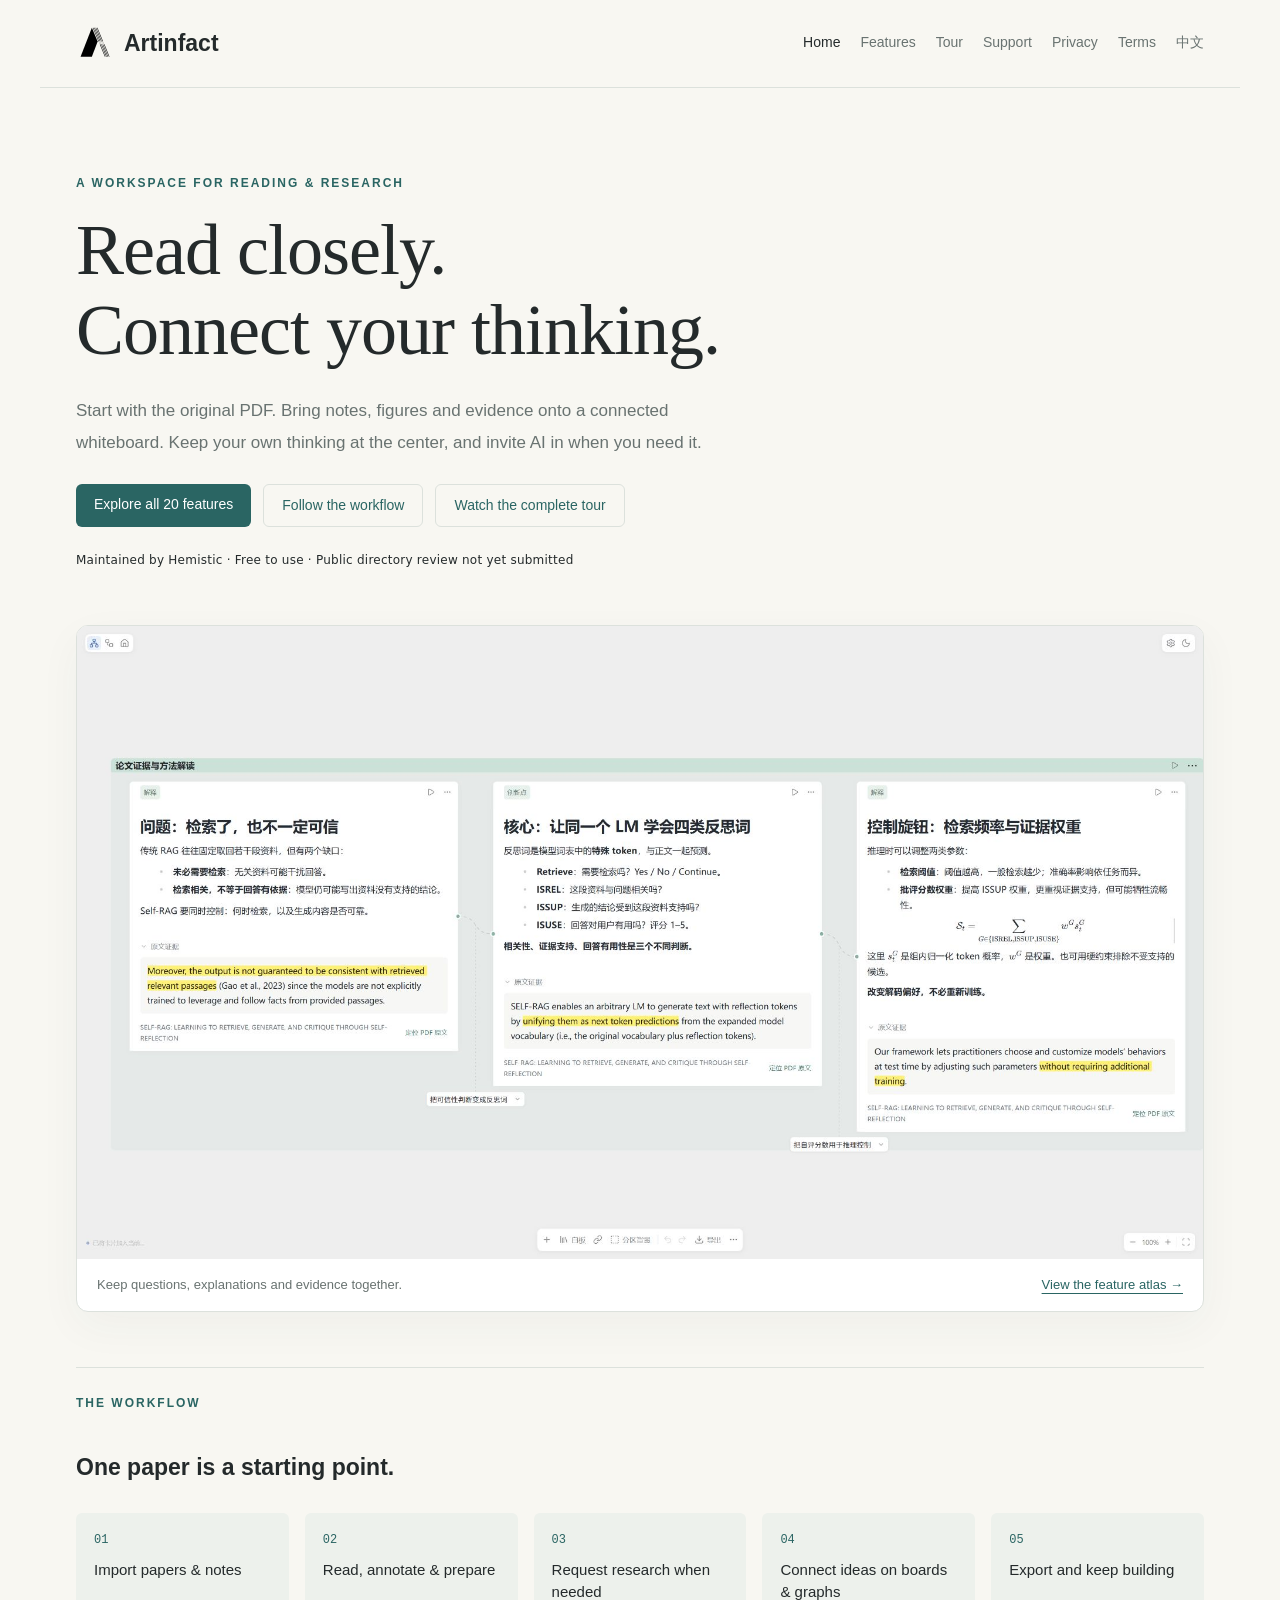
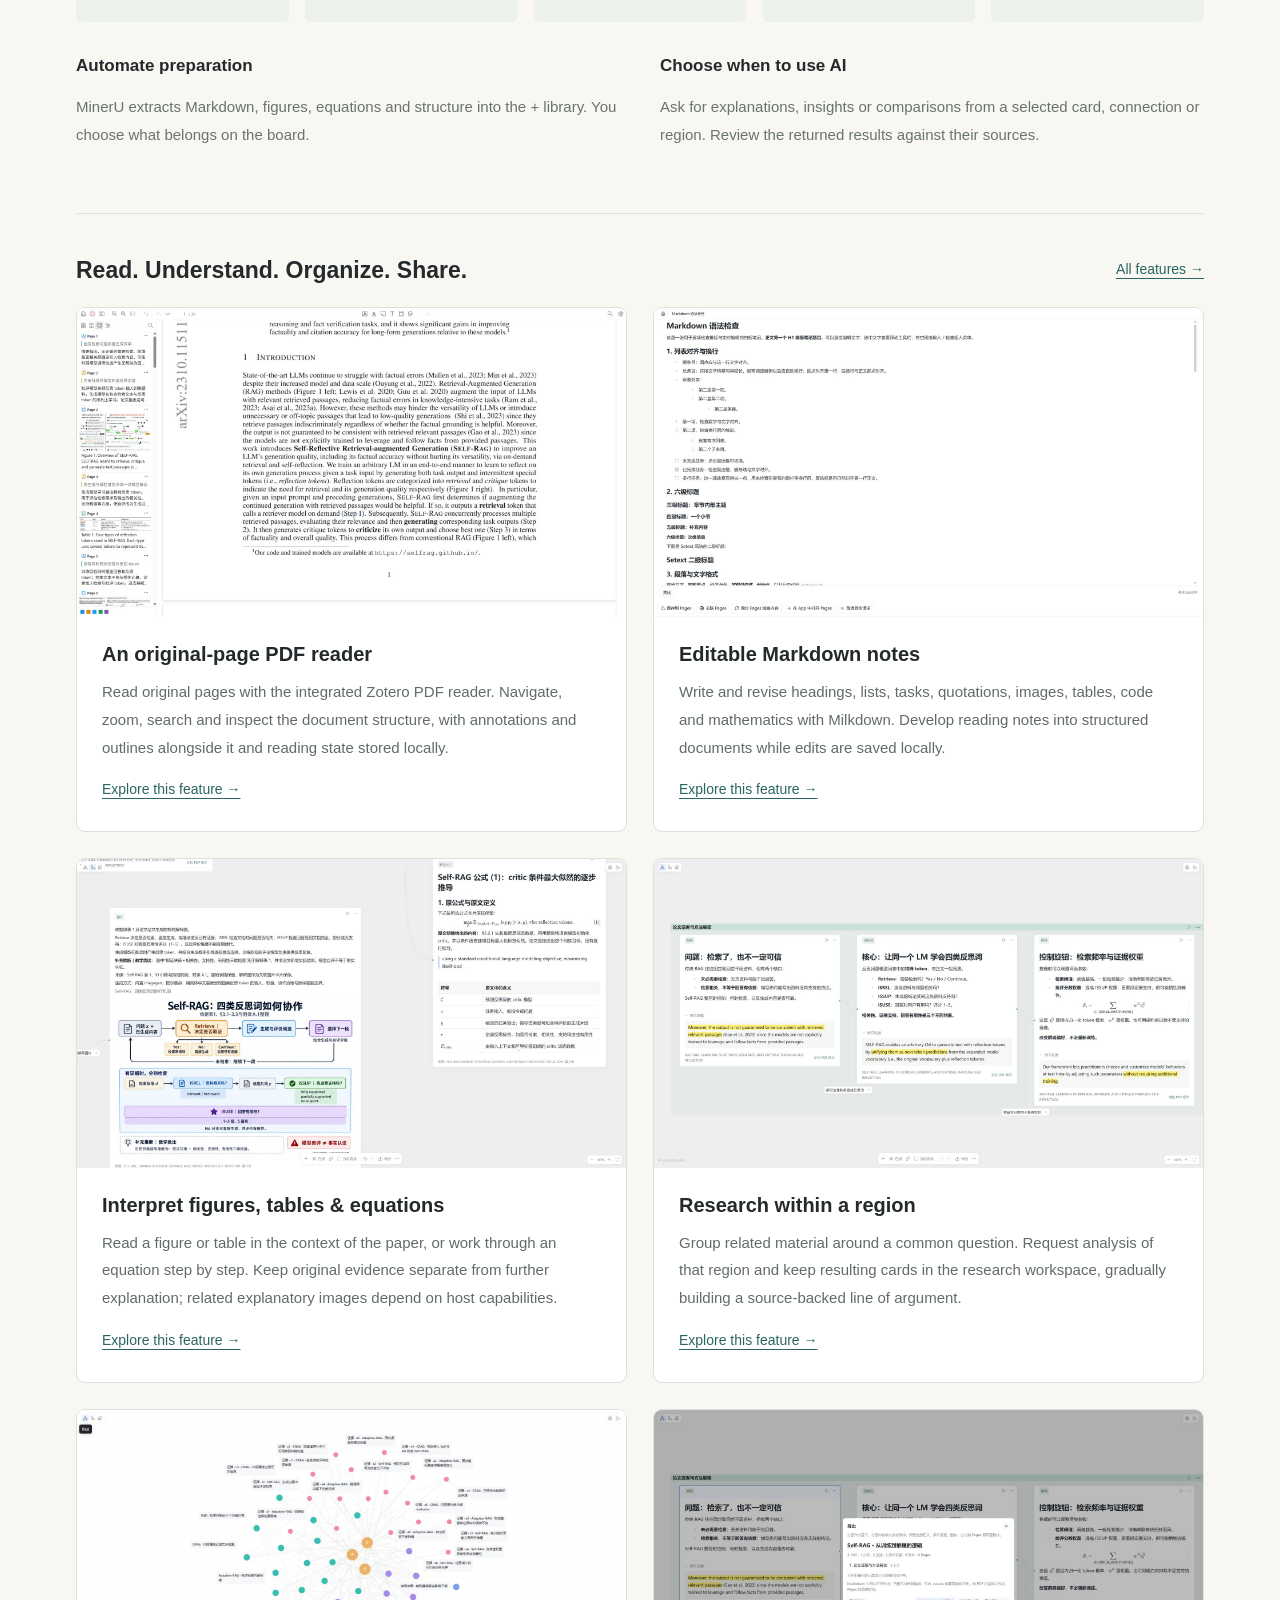
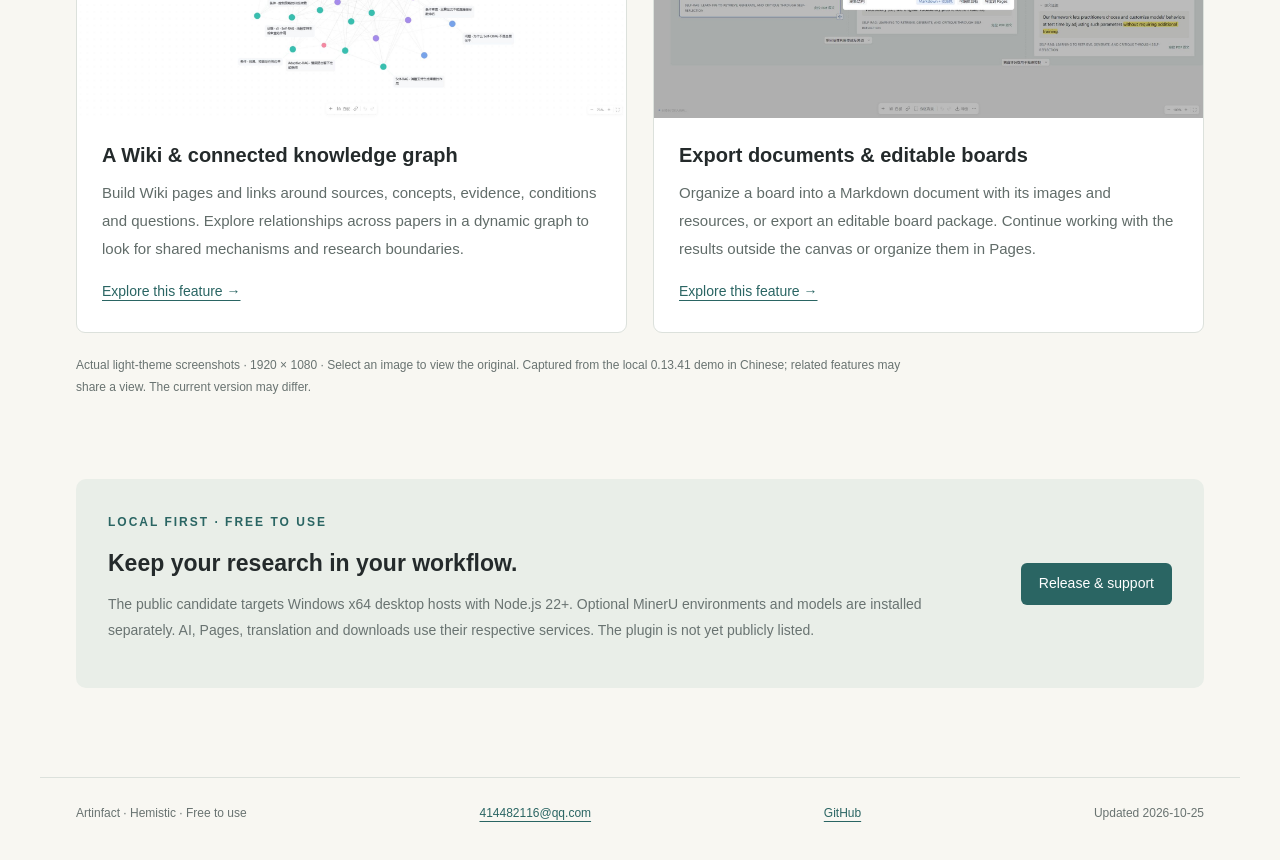
<file: index.html>
<!doctype html><html lang="en"><head><meta charset="UTF-8"><meta name="viewport" content="width=device-width,initial-scale=1"><title>Read. Connect. Understand. — Artinfact</title><meta name="description" content="Artinfact: local PDF reading, Markdown notes, source-backed research, whiteboards and knowledge graphs."><link rel="icon" href="logo.svg" type="image/svg+xml"><link rel="stylesheet" href="style.css"><link rel="alternate" hreflang="zh-CN" href="index-zh.html"></head><body><a class="skip" href="#main">Skip to content</a><header><a class="brand" href="index.html"><img src="logo.svg" alt="" width="36" height="36">Artinfact</a><nav aria-label="Main navigation"><a href="index.html" aria-current="page">Home</a><a href="features.html">Features</a><a href="tour.html">Tour</a><a href="support-en.html">Support</a><a href="privacy-en.html">Privacy</a><a href="terms-en.html">Terms</a><a href="index-zh.html" lang="zh-CN">中文</a></nav></header><main id="main"><section class="home-intro"><div class="eyebrow">A WORKSPACE FOR READING & RESEARCH</div><h1>Read closely.<br>Connect your thinking.</h1><p class="lead">Start with the original PDF. Bring notes, figures and evidence onto a connected whiteboard. Keep your own thinking at the center, and invite AI in when you need it.</p><div class="actions"><a class="button" href="features.html">Explore all 20 features</a><a class="button secondary" href="#workflow">Follow the workflow</a><a class="button secondary" href="tour.html">Watch the complete tour</a></div><p class="version">Maintained by Hemistic · Free to use · Public directory review not yet submitted</p></section><figure class="product-hero"><a class="screenshot-link" href="screen-groups.jpg" target="_blank" rel="noopener" aria-label="Research whiteboard, regions and source evidence — 1920 × 1080"><img src="screen-groups.jpg" alt="Research whiteboard, regions and source evidence" width="1920" height="1080" loading="eager" decoding="async"></a><figcaption>Keep questions, explanations and evidence together. <a href="features.html">View the feature atlas →</a></figcaption></figure><section class="section" id="workflow"><div class="eyebrow">THE WORKFLOW</div><h2>One paper is a starting point.</h2><ol class="workflow-steps"><li><span>01</span>Import papers & notes</li><li><span>02</span>Read, annotate & prepare</li><li><span>03</span>Request research when needed</li><li><span>04</span>Connect ideas on boards & graphs</li><li><span>05</span>Export and keep building</li></ol><div class="principle-grid"><div><h3>Automate preparation</h3><p>MinerU extracts Markdown, figures, equations and structure into the + library. You choose what belongs on the board.</p></div><div><h3>Choose when to use AI</h3><p>Ask for explanations, insights or comparisons from a selected card, connection or region. Review the returned results against their sources.</p></div></div></section><section class="section"><div class="section-heading"><h2>Read. Understand. Organize. Share.</h2><a class="text-link" href="features.html">All features →</a></div><div class="feature-grid"><article class="feature-card"><a class="screenshot-link" href="screen-reader.jpg" target="_blank" rel="noopener" aria-label="An original-page PDF reader — 1920 × 1080"><img src="screen-reader.jpg" alt="An original-page PDF reader" width="1920" height="1080" loading="lazy" decoding="async"></a><div class="feature-copy"><h3>An original-page PDF reader</h3><p>Read original pages with the integrated Zotero PDF reader. Navigate, zoom, search and inspect the document structure, with annotations and outlines alongside it and reading state stored locally.</p><a class="text-link" href="features.html#feature-5">Explore this feature →</a></div></article><article class="feature-card"><a class="screenshot-link" href="screen-markdown.jpg" target="_blank" rel="noopener" aria-label="Editable Markdown notes — 1920 × 1080"><img src="screen-markdown.jpg" alt="Editable Markdown notes" width="1920" height="1080" loading="lazy" decoding="async"></a><div class="feature-copy"><h3>Editable Markdown notes</h3><p>Write and revise headings, lists, tasks, quotations, images, tables, code and mathematics with Milkdown. Develop reading notes into structured documents while edits are saved locally.</p><a class="text-link" href="features.html#feature-14">Explore this feature →</a></div></article><article class="feature-card"><a class="screenshot-link" href="screen-formula.jpg" target="_blank" rel="noopener" aria-label="Interpret figures, tables &amp; equations — 1920 × 1080"><img src="screen-formula.jpg" alt="Interpret figures, tables &amp; equations" width="1920" height="1080" loading="lazy" decoding="async"></a><div class="feature-copy"><h3>Interpret figures, tables &amp; equations</h3><p>Read a figure or table in the context of the paper, or work through an equation step by step. Keep original evidence separate from further explanation; related explanatory images depend on host capabilities.</p><a class="text-link" href="features.html#feature-10">Explore this feature →</a></div></article><article class="feature-card"><a class="screenshot-link" href="screen-groups.jpg" target="_blank" rel="noopener" aria-label="Research within a region — 1920 × 1080"><img src="screen-groups.jpg" alt="Research within a region" width="1920" height="1080" loading="lazy" decoding="async"></a><div class="feature-copy"><h3>Research within a region</h3><p>Group related material around a common question. Request analysis of that region and keep resulting cards in the research workspace, gradually building a source-backed line of argument.</p><a class="text-link" href="features.html#feature-12">Explore this feature →</a></div></article><article class="feature-card"><a class="screenshot-link" href="screen-graph.jpg" target="_blank" rel="noopener" aria-label="A Wiki &amp; connected knowledge graph — 1920 × 1080"><img src="screen-graph.jpg" alt="A Wiki &amp; connected knowledge graph" width="1920" height="1080" loading="lazy" decoding="async"></a><div class="feature-copy"><h3>A Wiki &amp; connected knowledge graph</h3><p>Build Wiki pages and links around sources, concepts, evidence, conditions and questions. Explore relationships across papers in a dynamic graph to look for shared mechanisms and research boundaries.</p><a class="text-link" href="features.html#feature-16">Explore this feature →</a></div></article><article class="feature-card"><a class="screenshot-link" href="screen-export.jpg" target="_blank" rel="noopener" aria-label="Export documents &amp; editable boards — 1920 × 1080"><img src="screen-export.jpg" alt="Export documents &amp; editable boards" width="1920" height="1080" loading="lazy" decoding="async"></a><div class="feature-copy"><h3>Export documents &amp; editable boards</h3><p>Organize a board into a Markdown document with its images and resources, or export an editable board package. Continue working with the results outside the canvas or organize them in Pages.</p><a class="text-link" href="features.html#feature-18">Explore this feature →</a></div></article></div><p class="capture-note">Actual light-theme screenshots · 1920 × 1080 · Select an image to view the original. Captured from the local 0.13.41 demo in Chinese; related features may share a view. The current version may differ.</p></section><section class="release-panel"><div><div class="eyebrow">LOCAL FIRST · FREE TO USE</div><h2>Keep your research in your workflow.</h2><p>The public candidate targets Windows x64 desktop hosts with Node.js 22+. Optional MinerU environments and models are installed separately. AI, Pages, translation and downloads use their respective services. The plugin is not yet publicly listed.</p></div><a class="button" href="support-en.html#release-status">Release & support</a></section></main><footer><span>Artinfact · Hemistic · Free to use</span><a href="mailto:414482116@qq.com">414482116@qq.com</a><a href="https://github.com/Hemistic/artinfact-site">GitHub</a><span>Updated 2026-10-25</span></footer></body></html>
</file>
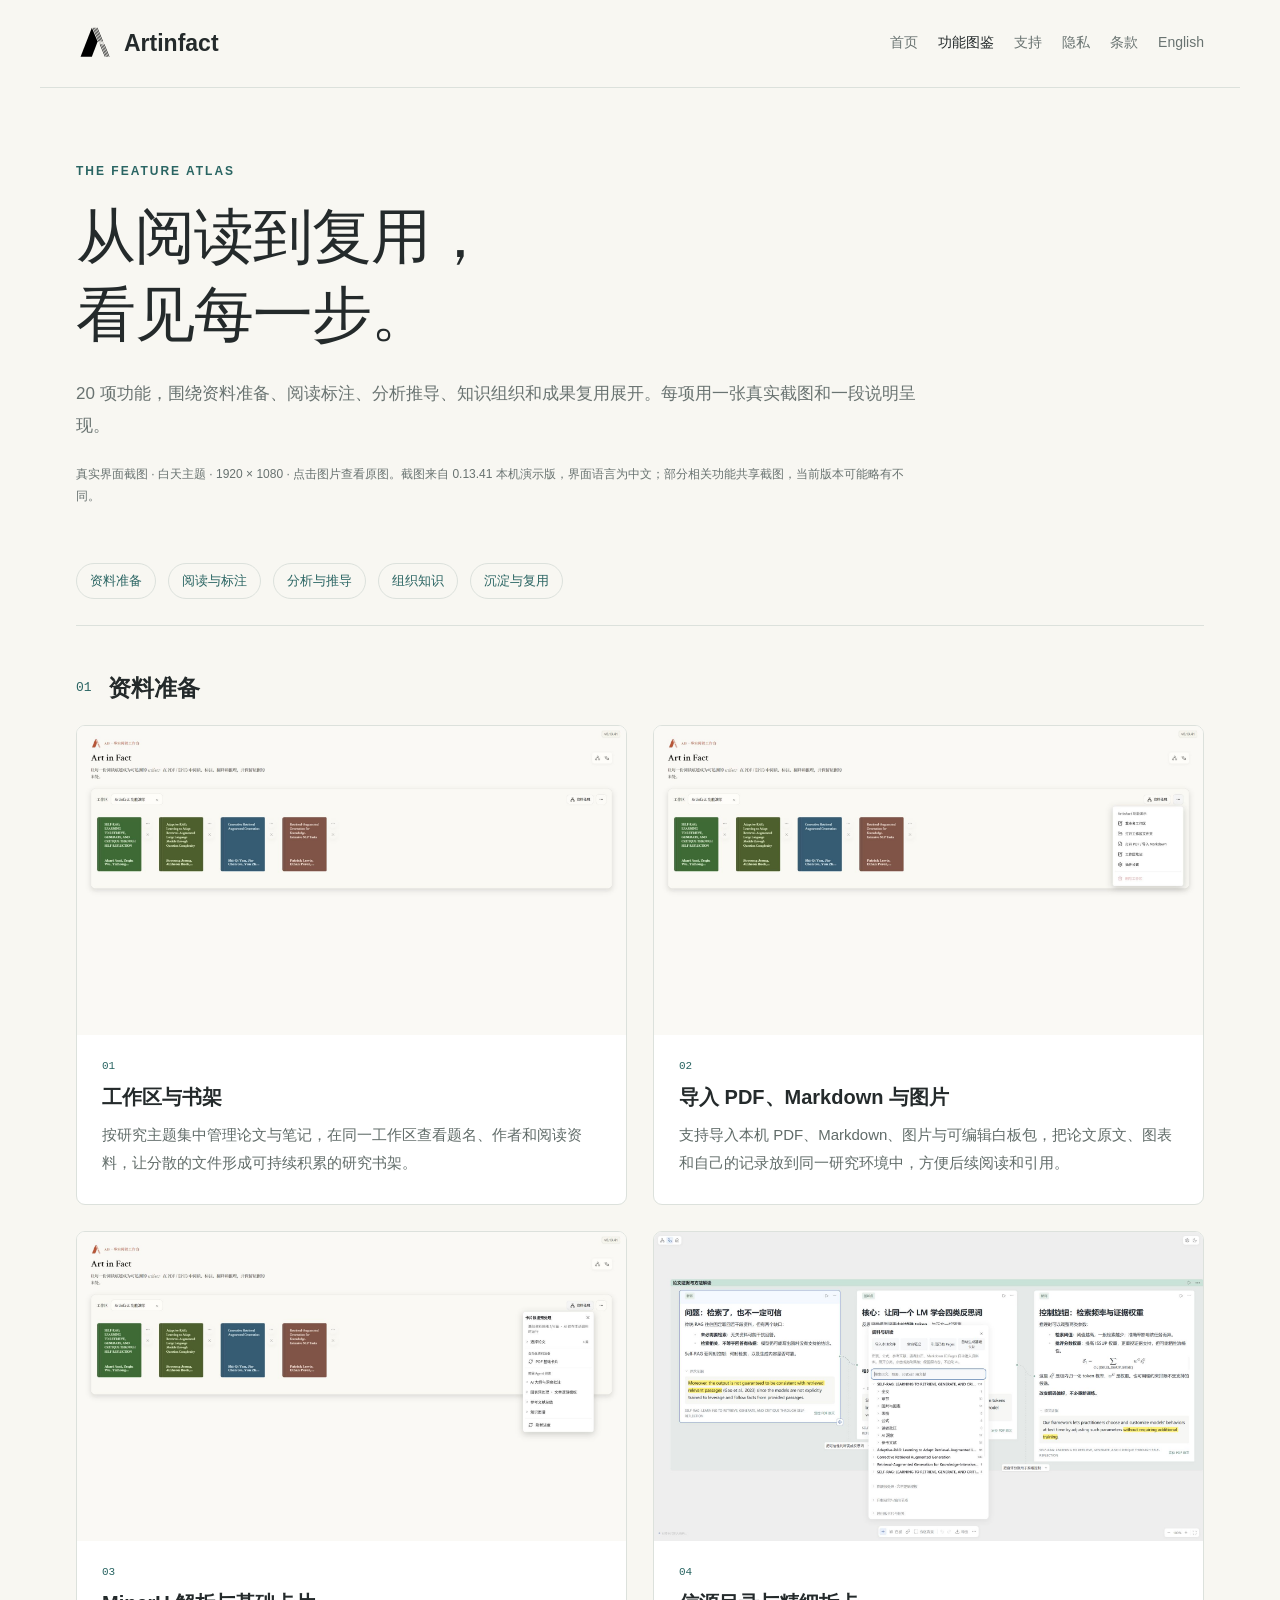
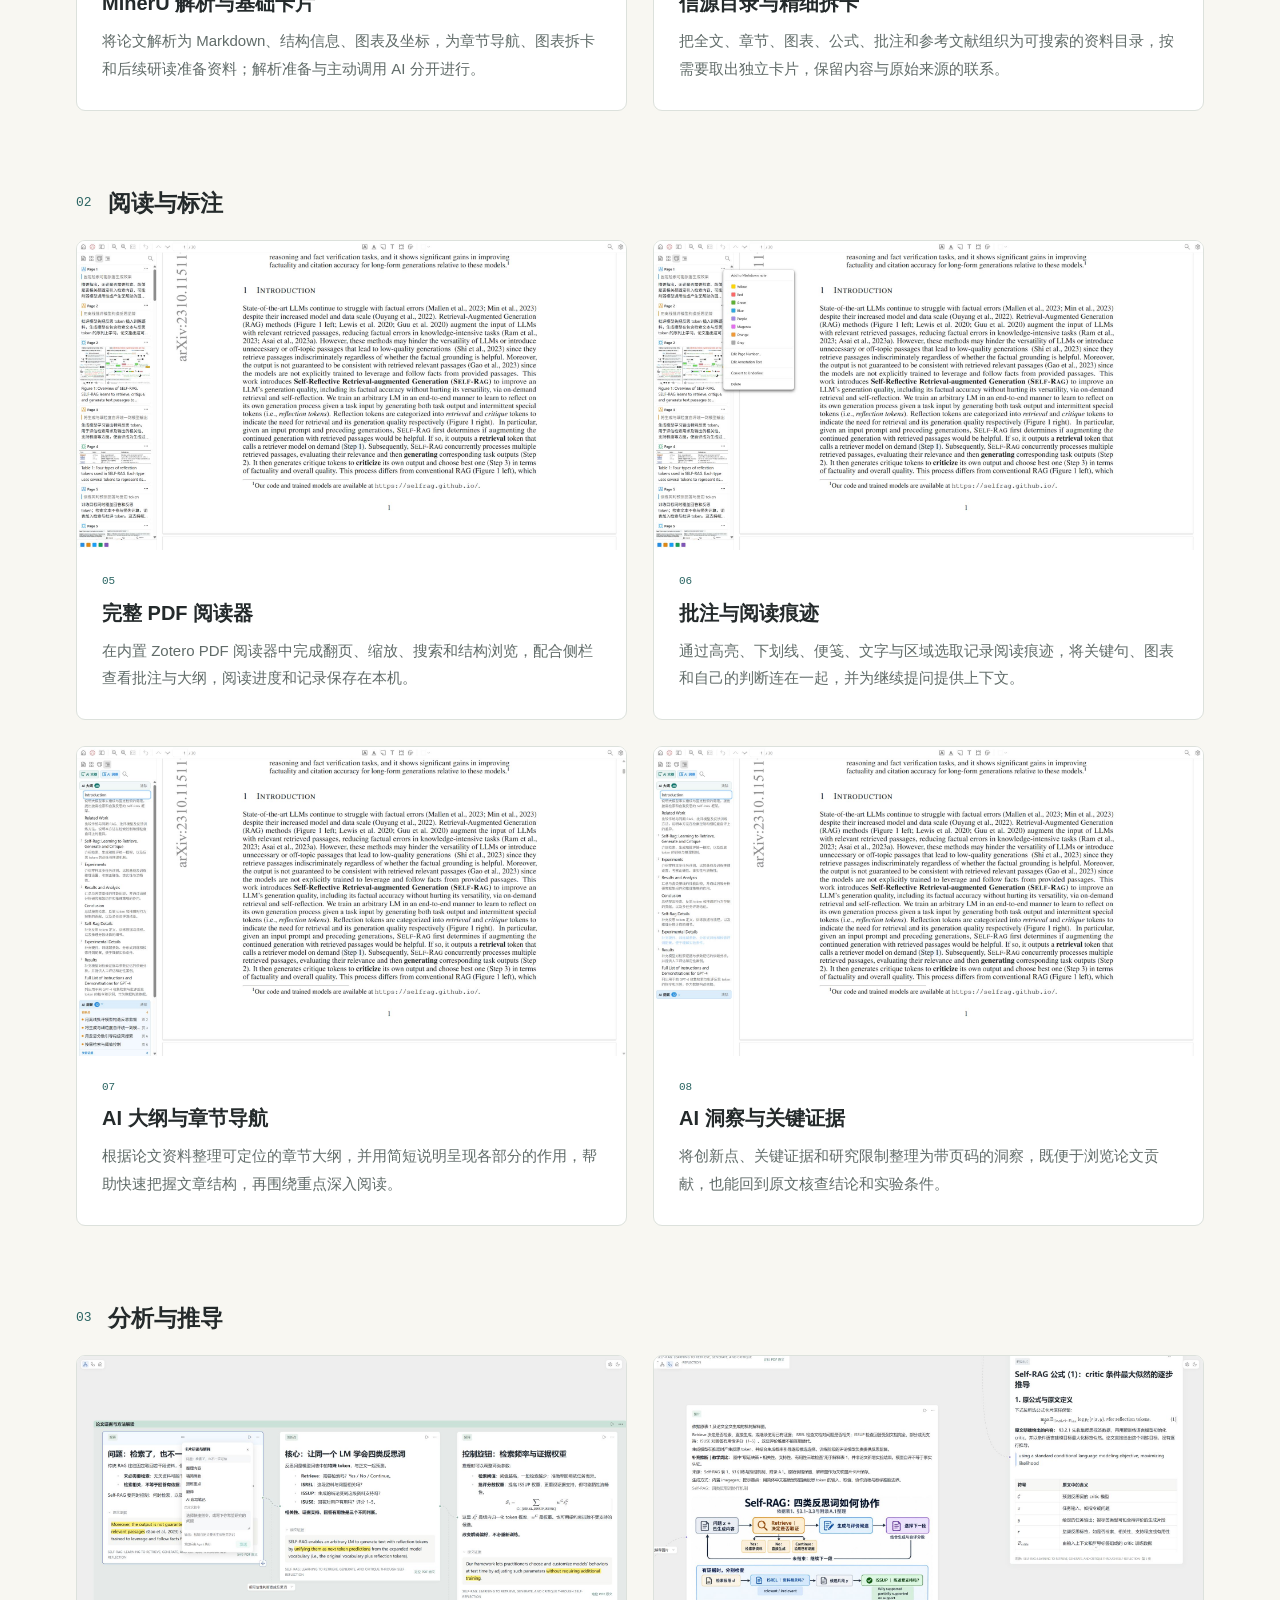
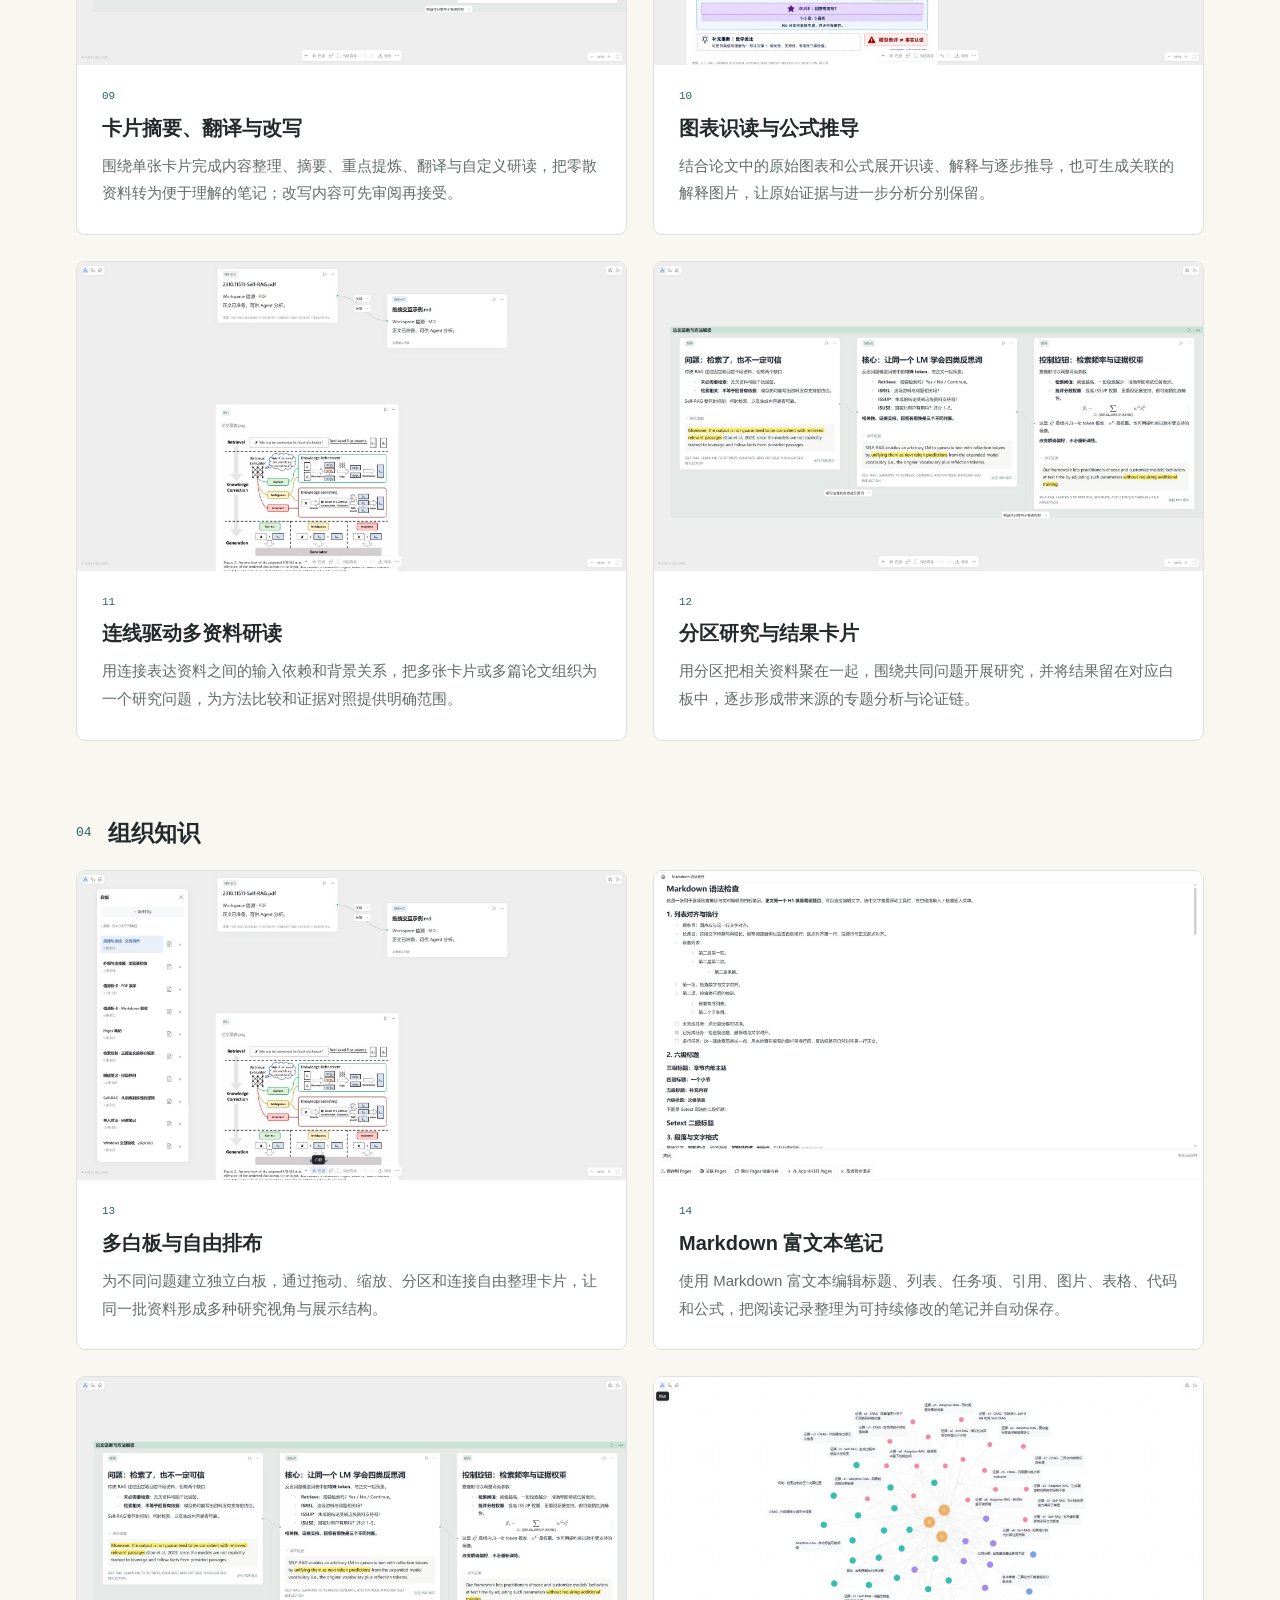
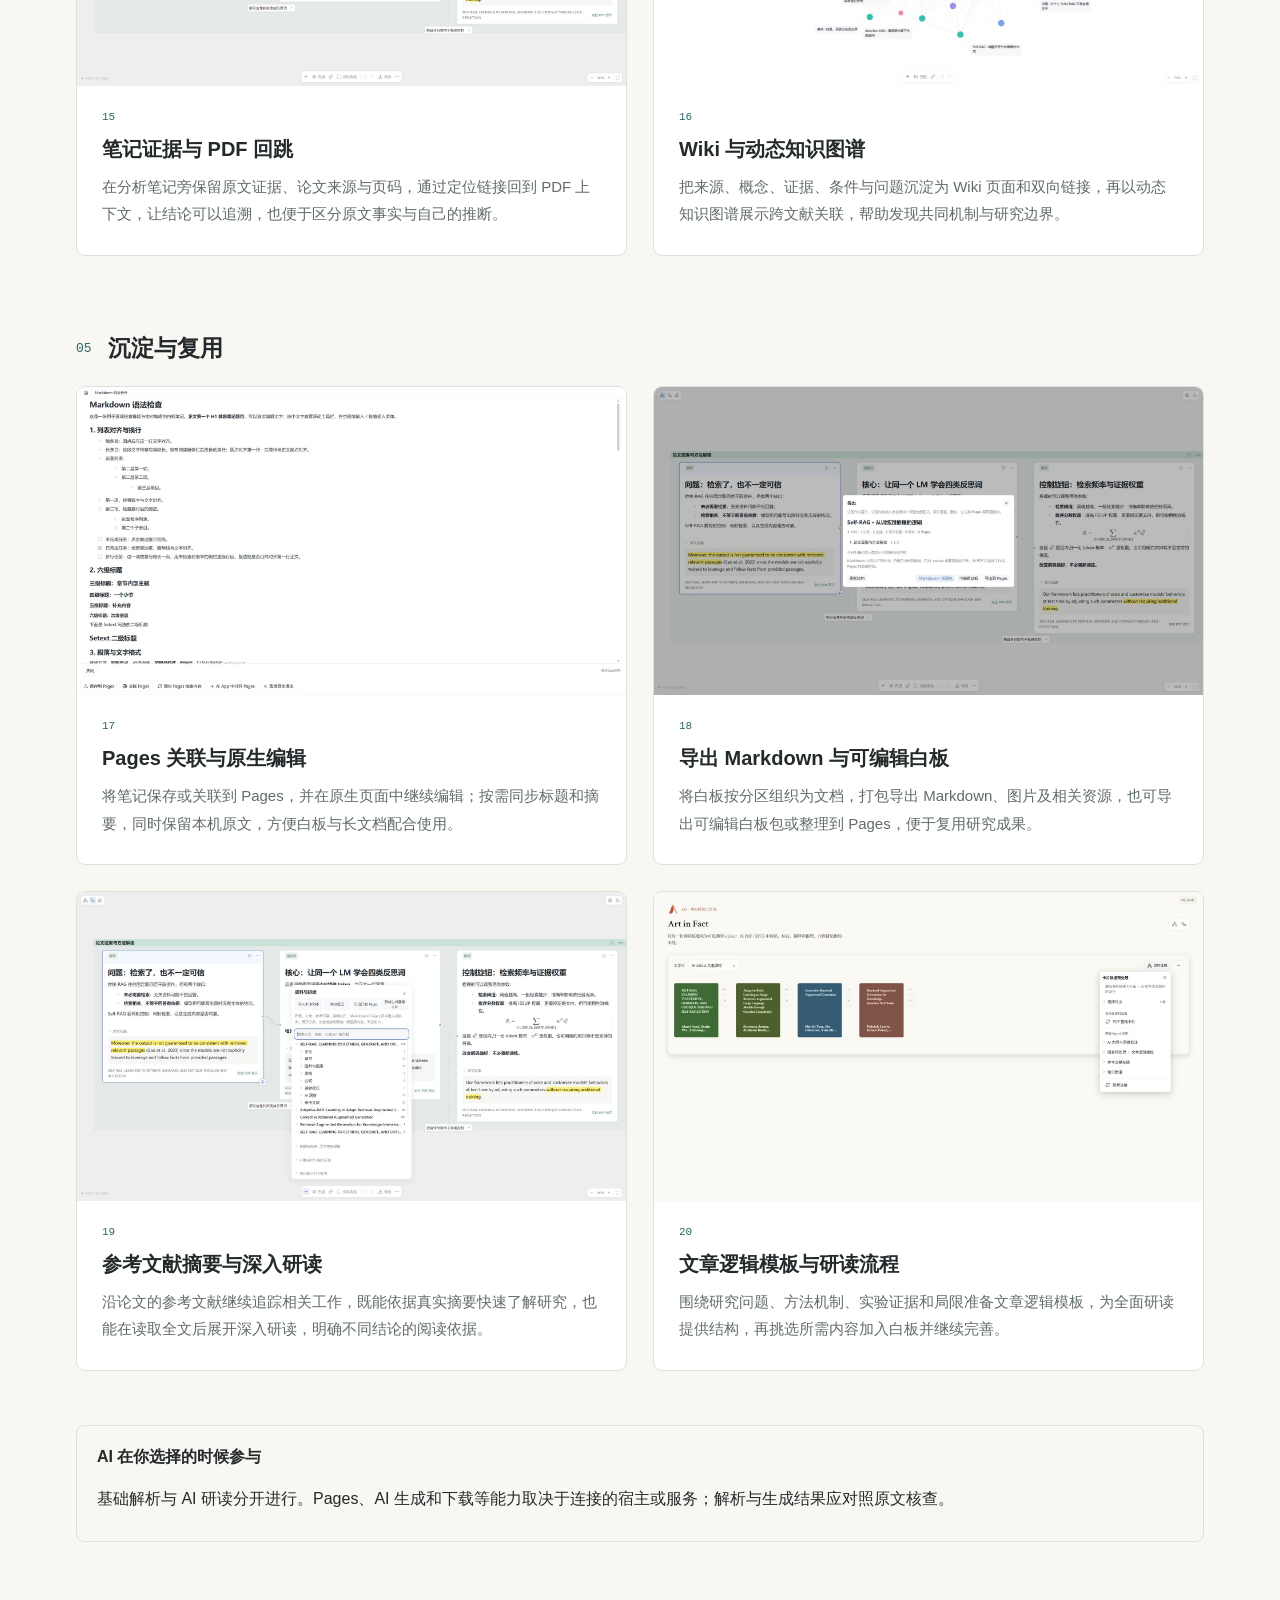
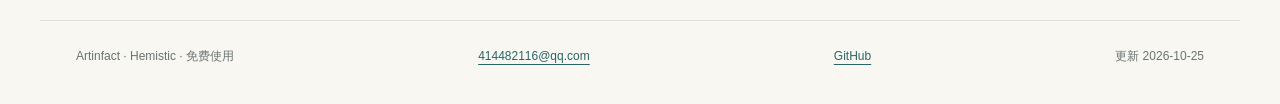
<file: features-zh.html>
<!doctype html><html lang="zh-CN"><head><meta charset="UTF-8"><meta name="viewport" content="width=device-width,initial-scale=1"><title>功能图鉴 — Artinfact</title><meta name="description" content="Artinfact：本机 PDF 阅读、Markdown 笔记、图表解释、研究白板与知识图谱。"><link rel="icon" href="logo.svg" type="image/svg+xml"><link rel="stylesheet" href="style.css"><link rel="alternate" hreflang="en" href="features.html"></head><body><a class="skip" href="#main">跳到正文</a><header><a class="brand" href="index-zh.html"><img src="logo.svg" alt="" width="36" height="36">Artinfact</a><nav aria-label="主导航"><a href="index-zh.html">首页</a><a href="features-zh.html" aria-current="page">功能图鉴</a><a href="support.html">支持</a><a href="privacy.html">隐私</a><a href="terms.html">条款</a><a href="features.html" lang="en">English</a></nav></header><main id="main"><section class="page-intro"><div class="eyebrow">THE FEATURE ATLAS</div><h1>从阅读到复用，<br>看见每一步。</h1><p class="lead">20 项功能，围绕资料准备、阅读标注、分析推导、知识组织和成果复用展开。每项用一张真实截图和一段说明呈现。</p><p class="capture-note">真实界面截图 · 白天主题 · 1920 × 1080 · 点击图片查看原图。截图来自 0.13.41 本机演示版，界面语言为中文；部分相关功能共享截图，当前版本可能略有不同。</p></section><nav class="feature-jumps" aria-label="功能分类"><a href="#prepare">资料准备</a><a href="#read">阅读与标注</a><a href="#analyze">分析与推导</a><a href="#connect">组织知识</a><a href="#reuse">沉淀与复用</a></nav><section class="feature-section" id="prepare"><div class="section-heading"><span class="section-number">01</span><h2>资料准备</h2></div><div class="feature-grid"><article class="feature-card" id="feature-1"><a class="screenshot-link" href="screen-workspace.jpg" target="_blank" rel="noopener" aria-label="工作区与书架 — 1920 × 1080"><img src="screen-workspace.jpg" alt="工作区与书架" width="1920" height="1080" loading="lazy" decoding="async"></a><div class="feature-copy"><span class="feature-number">01</span><h3>工作区与书架</h3><p>按研究主题集中管理论文与笔记，在同一工作区查看题名、作者和阅读资料，让分散的文件形成可持续积累的研究书架。</p></div></article><article class="feature-card" id="feature-2"><a class="screenshot-link" href="screen-import.jpg" target="_blank" rel="noopener" aria-label="导入 PDF、Markdown 与图片 — 1920 × 1080"><img src="screen-import.jpg" alt="导入 PDF、Markdown 与图片" width="1920" height="1080" loading="lazy" decoding="async"></a><div class="feature-copy"><span class="feature-number">02</span><h3>导入 PDF、Markdown 与图片</h3><p>支持导入本机 PDF、Markdown、图片与可编辑白板包，把论文原文、图表和自己的记录放到同一研究环境中，方便后续阅读和引用。</p></div></article><article class="feature-card" id="feature-3"><a class="screenshot-link" href="screen-preprocess.jpg" target="_blank" rel="noopener" aria-label="MinerU 解析与基础卡片 — 1920 × 1080"><img src="screen-preprocess.jpg" alt="MinerU 解析与基础卡片" width="1920" height="1080" loading="lazy" decoding="async"></a><div class="feature-copy"><span class="feature-number">03</span><h3>MinerU 解析与基础卡片</h3><p>将论文解析为 Markdown、结构信息、图表及坐标，为章节导航、图表拆卡和后续研读准备资料；解析准备与主动调用 AI 分开进行。</p></div></article><article class="feature-card" id="feature-4"><a class="screenshot-link" href="screen-sources.jpg" target="_blank" rel="noopener" aria-label="信源目录与精细拆卡 — 1920 × 1080"><img src="screen-sources.jpg" alt="信源目录与精细拆卡" width="1920" height="1080" loading="lazy" decoding="async"></a><div class="feature-copy"><span class="feature-number">04</span><h3>信源目录与精细拆卡</h3><p>把全文、章节、图表、公式、批注和参考文献组织为可搜索的资料目录，按需要取出独立卡片，保留内容与原始来源的联系。</p></div></article></div></section><section class="feature-section" id="read"><div class="section-heading"><span class="section-number">02</span><h2>阅读与标注</h2></div><div class="feature-grid"><article class="feature-card" id="feature-5"><a class="screenshot-link" href="screen-reader.jpg" target="_blank" rel="noopener" aria-label="完整 PDF 阅读器 — 1920 × 1080"><img src="screen-reader.jpg" alt="完整 PDF 阅读器" width="1920" height="1080" loading="lazy" decoding="async"></a><div class="feature-copy"><span class="feature-number">05</span><h3>完整 PDF 阅读器</h3><p>在内置 Zotero PDF 阅读器中完成翻页、缩放、搜索和结构浏览，配合侧栏查看批注与大纲，阅读进度和记录保存在本机。</p></div></article><article class="feature-card" id="feature-6"><a class="screenshot-link" href="screen-annotation.jpg" target="_blank" rel="noopener" aria-label="批注与阅读痕迹 — 1920 × 1080"><img src="screen-annotation.jpg" alt="批注与阅读痕迹" width="1920" height="1080" loading="lazy" decoding="async"></a><div class="feature-copy"><span class="feature-number">06</span><h3>批注与阅读痕迹</h3><p>通过高亮、下划线、便笺、文字与区域选取记录阅读痕迹，将关键句、图表和自己的判断连在一起，并为继续提问提供上下文。</p></div></article><article class="feature-card" id="feature-7"><a class="screenshot-link" href="screen-outline.jpg" target="_blank" rel="noopener" aria-label="AI 大纲与章节导航 — 1920 × 1080"><img src="screen-outline.jpg" alt="AI 大纲与章节导航" width="1920" height="1080" loading="lazy" decoding="async"></a><div class="feature-copy"><span class="feature-number">07</span><h3>AI 大纲与章节导航</h3><p>根据论文资料整理可定位的章节大纲，并用简短说明呈现各部分的作用，帮助快速把握文章结构，再围绕重点深入阅读。</p></div></article><article class="feature-card" id="feature-8"><a class="screenshot-link" href="screen-insights.jpg" target="_blank" rel="noopener" aria-label="AI 洞察与关键证据 — 1920 × 1080"><img src="screen-insights.jpg" alt="AI 洞察与关键证据" width="1920" height="1080" loading="lazy" decoding="async"></a><div class="feature-copy"><span class="feature-number">08</span><h3>AI 洞察与关键证据</h3><p>将创新点、关键证据和研究限制整理为带页码的洞察，既便于浏览论文贡献，也能回到原文核查结论和实验条件。</p></div></article></div></section><section class="feature-section" id="analyze"><div class="section-heading"><span class="section-number">03</span><h2>分析与推导</h2></div><div class="feature-grid"><article class="feature-card" id="feature-9"><a class="screenshot-link" href="screen-card-ai.jpg" target="_blank" rel="noopener" aria-label="卡片摘要、翻译与改写 — 1920 × 1080"><img src="screen-card-ai.jpg" alt="卡片摘要、翻译与改写" width="1920" height="1080" loading="lazy" decoding="async"></a><div class="feature-copy"><span class="feature-number">09</span><h3>卡片摘要、翻译与改写</h3><p>围绕单张卡片完成内容整理、摘要、重点提炼、翻译与自定义研读，把零散资料转为便于理解的笔记；改写内容可先审阅再接受。</p></div></article><article class="feature-card" id="feature-10"><a class="screenshot-link" href="screen-formula.jpg" target="_blank" rel="noopener" aria-label="图表识读与公式推导 — 1920 × 1080"><img src="screen-formula.jpg" alt="图表识读与公式推导" width="1920" height="1080" loading="lazy" decoding="async"></a><div class="feature-copy"><span class="feature-number">10</span><h3>图表识读与公式推导</h3><p>结合论文中的原始图表和公式展开识读、解释与逐步推导，也可生成关联的解释图片，让原始证据与进一步分析分别保留。</p></div></article><article class="feature-card" id="feature-11"><a class="screenshot-link" href="screen-whiteboard.jpg" target="_blank" rel="noopener" aria-label="连线驱动多资料研读 — 1920 × 1080"><img src="screen-whiteboard.jpg" alt="连线驱动多资料研读" width="1920" height="1080" loading="lazy" decoding="async"></a><div class="feature-copy"><span class="feature-number">11</span><h3>连线驱动多资料研读</h3><p>用连接表达资料之间的输入依赖和背景关系，把多张卡片或多篇论文组织为一个研究问题，为方法比较和证据对照提供明确范围。</p></div></article><article class="feature-card" id="feature-12"><a class="screenshot-link" href="screen-groups.jpg" target="_blank" rel="noopener" aria-label="分区研究与结果卡片 — 1920 × 1080"><img src="screen-groups.jpg" alt="分区研究与结果卡片" width="1920" height="1080" loading="lazy" decoding="async"></a><div class="feature-copy"><span class="feature-number">12</span><h3>分区研究与结果卡片</h3><p>用分区把相关资料聚在一起，围绕共同问题开展研究，并将结果留在对应白板中，逐步形成带来源的专题分析与论证链。</p></div></article></div></section><section class="feature-section" id="connect"><div class="section-heading"><span class="section-number">04</span><h2>组织知识</h2></div><div class="feature-grid"><article class="feature-card" id="feature-13"><a class="screenshot-link" href="screen-boards.jpg" target="_blank" rel="noopener" aria-label="多白板与自由排布 — 1920 × 1080"><img src="screen-boards.jpg" alt="多白板与自由排布" width="1920" height="1080" loading="lazy" decoding="async"></a><div class="feature-copy"><span class="feature-number">13</span><h3>多白板与自由排布</h3><p>为不同问题建立独立白板，通过拖动、缩放、分区和连接自由整理卡片，让同一批资料形成多种研究视角与展示结构。</p></div></article><article class="feature-card" id="feature-14"><a class="screenshot-link" href="screen-markdown.jpg" target="_blank" rel="noopener" aria-label="Markdown 富文本笔记 — 1920 × 1080"><img src="screen-markdown.jpg" alt="Markdown 富文本笔记" width="1920" height="1080" loading="lazy" decoding="async"></a><div class="feature-copy"><span class="feature-number">14</span><h3>Markdown 富文本笔记</h3><p>使用 Markdown 富文本编辑标题、列表、任务项、引用、图片、表格、代码和公式，把阅读记录整理为可持续修改的笔记并自动保存。</p></div></article><article class="feature-card" id="feature-15"><a class="screenshot-link" href="screen-groups.jpg" target="_blank" rel="noopener" aria-label="笔记证据与 PDF 回跳 — 1920 × 1080"><img src="screen-groups.jpg" alt="笔记证据与 PDF 回跳" width="1920" height="1080" loading="lazy" decoding="async"></a><div class="feature-copy"><span class="feature-number">15</span><h3>笔记证据与 PDF 回跳</h3><p>在分析笔记旁保留原文证据、论文来源与页码，通过定位链接回到 PDF 上下文，让结论可以追溯，也便于区分原文事实与自己的推断。</p></div></article><article class="feature-card" id="feature-16"><a class="screenshot-link" href="screen-graph.jpg" target="_blank" rel="noopener" aria-label="Wiki 与动态知识图谱 — 1920 × 1080"><img src="screen-graph.jpg" alt="Wiki 与动态知识图谱" width="1920" height="1080" loading="lazy" decoding="async"></a><div class="feature-copy"><span class="feature-number">16</span><h3>Wiki 与动态知识图谱</h3><p>把来源、概念、证据、条件与问题沉淀为 Wiki 页面和双向链接，再以动态知识图谱展示跨文献关联，帮助发现共同机制与研究边界。</p></div></article></div></section><section class="feature-section" id="reuse"><div class="section-heading"><span class="section-number">05</span><h2>沉淀与复用</h2></div><div class="feature-grid"><article class="feature-card" id="feature-17"><a class="screenshot-link" href="screen-markdown.jpg" target="_blank" rel="noopener" aria-label="Pages 关联与原生编辑 — 1920 × 1080"><img src="screen-markdown.jpg" alt="Pages 关联与原生编辑" width="1920" height="1080" loading="lazy" decoding="async"></a><div class="feature-copy"><span class="feature-number">17</span><h3>Pages 关联与原生编辑</h3><p>将笔记保存或关联到 Pages，并在原生页面中继续编辑；按需同步标题和摘要，同时保留本机原文，方便白板与长文档配合使用。</p></div></article><article class="feature-card" id="feature-18"><a class="screenshot-link" href="screen-export.jpg" target="_blank" rel="noopener" aria-label="导出 Markdown 与可编辑白板 — 1920 × 1080"><img src="screen-export.jpg" alt="导出 Markdown 与可编辑白板" width="1920" height="1080" loading="lazy" decoding="async"></a><div class="feature-copy"><span class="feature-number">18</span><h3>导出 Markdown 与可编辑白板</h3><p>将白板按分区组织为文档，打包导出 Markdown、图片及相关资源，也可导出可编辑白板包或整理到 Pages，便于复用研究成果。</p></div></article><article class="feature-card" id="feature-19"><a class="screenshot-link" href="screen-sources.jpg" target="_blank" rel="noopener" aria-label="参考文献摘要与深入研读 — 1920 × 1080"><img src="screen-sources.jpg" alt="参考文献摘要与深入研读" width="1920" height="1080" loading="lazy" decoding="async"></a><div class="feature-copy"><span class="feature-number">19</span><h3>参考文献摘要与深入研读</h3><p>沿论文的参考文献继续追踪相关工作，既能依据真实摘要快速了解研究，也能在读取全文后展开深入研读，明确不同结论的阅读依据。</p></div></article><article class="feature-card" id="feature-20"><a class="screenshot-link" href="screen-preprocess.jpg" target="_blank" rel="noopener" aria-label="文章逻辑模板与研读流程 — 1920 × 1080"><img src="screen-preprocess.jpg" alt="文章逻辑模板与研读流程" width="1920" height="1080" loading="lazy" decoding="async"></a><div class="feature-copy"><span class="feature-number">20</span><h3>文章逻辑模板与研读流程</h3><p>围绕研究问题、方法机制、实验证据和局限准备文章逻辑模板，为全面研读提供结构，再挑选所需内容加入白板并继续完善。</p></div></article></div></section><div class="notice"><strong>AI 在你选择的时候参与</strong><p>基础解析与 AI 研读分开进行。Pages、AI 生成和下载等能力取决于连接的宿主或服务；解析与生成结果应对照原文核查。</p></div></main><footer><span>Artinfact · Hemistic · 免费使用</span><a href="mailto:414482116@qq.com">414482116@qq.com</a><a href="https://github.com/Hemistic/artinfact-site">GitHub</a><span>更新 2026-10-25</span></footer></body></html>
</file>
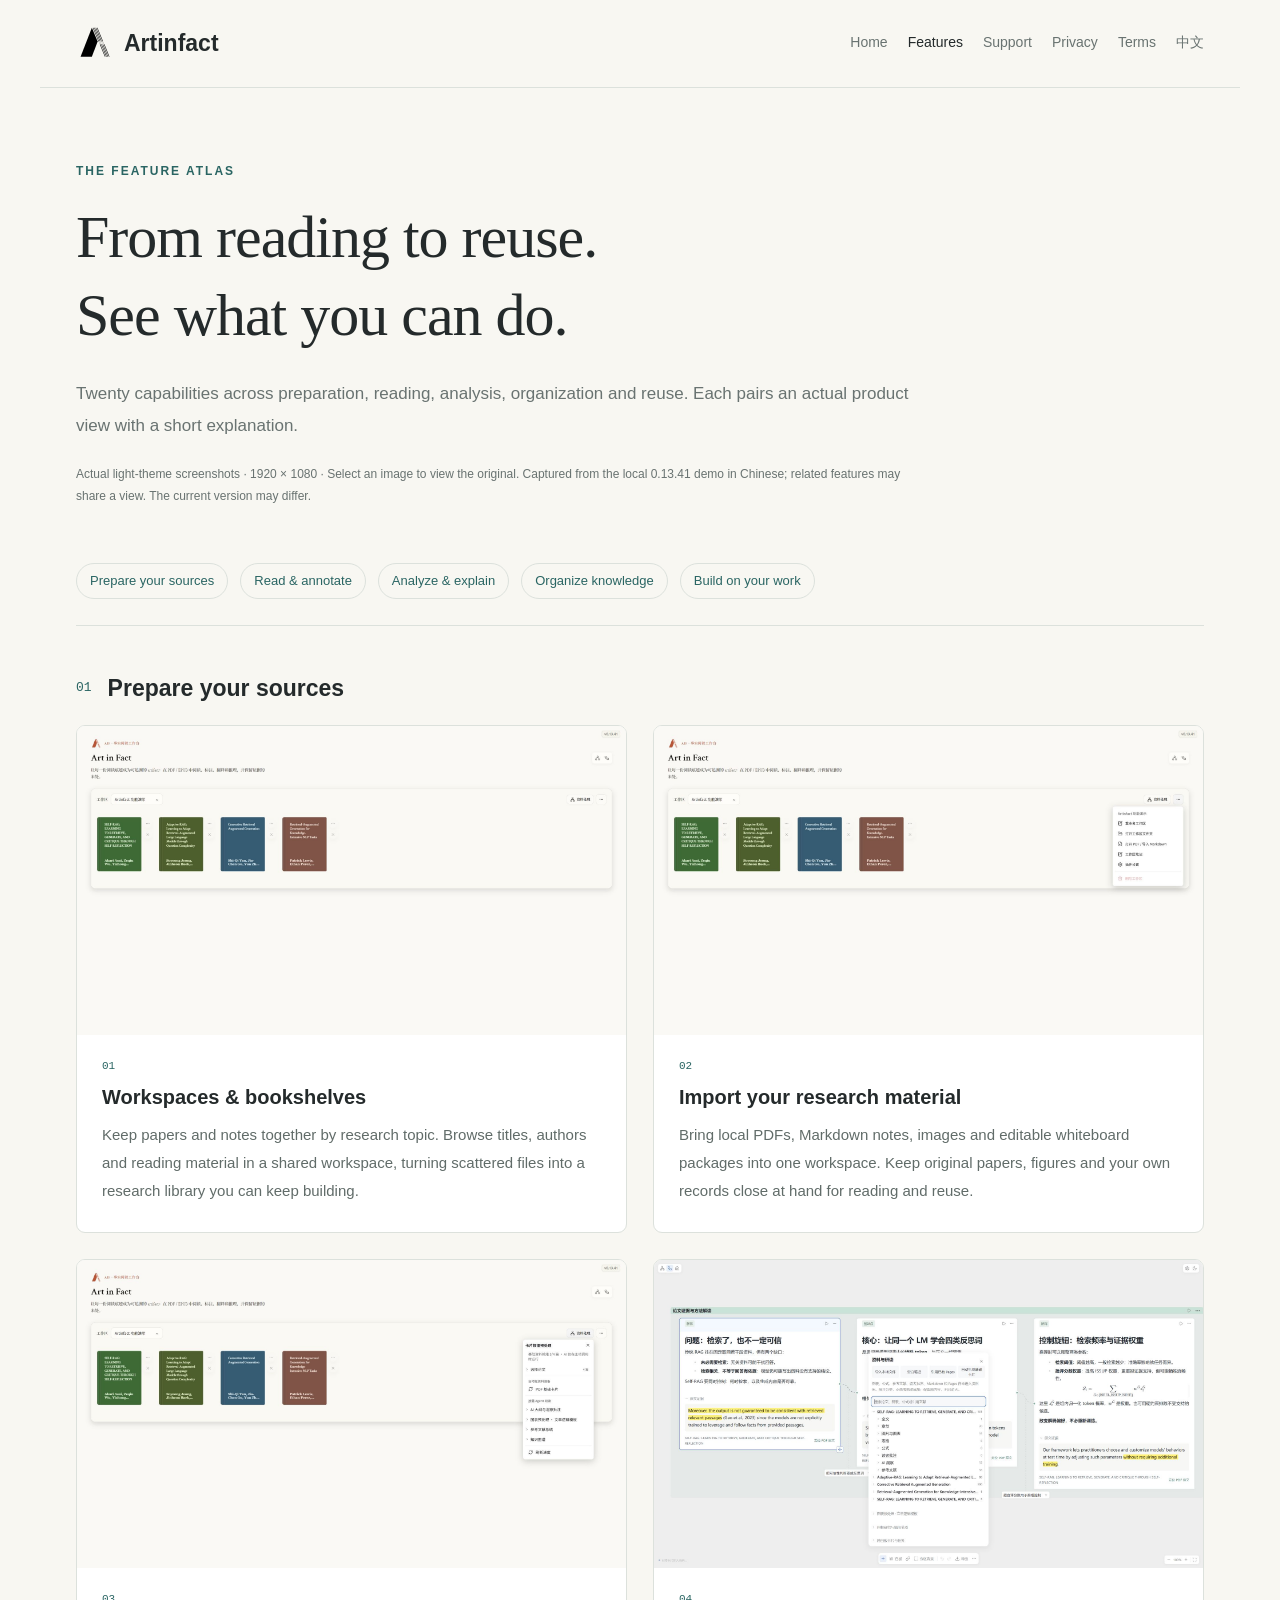
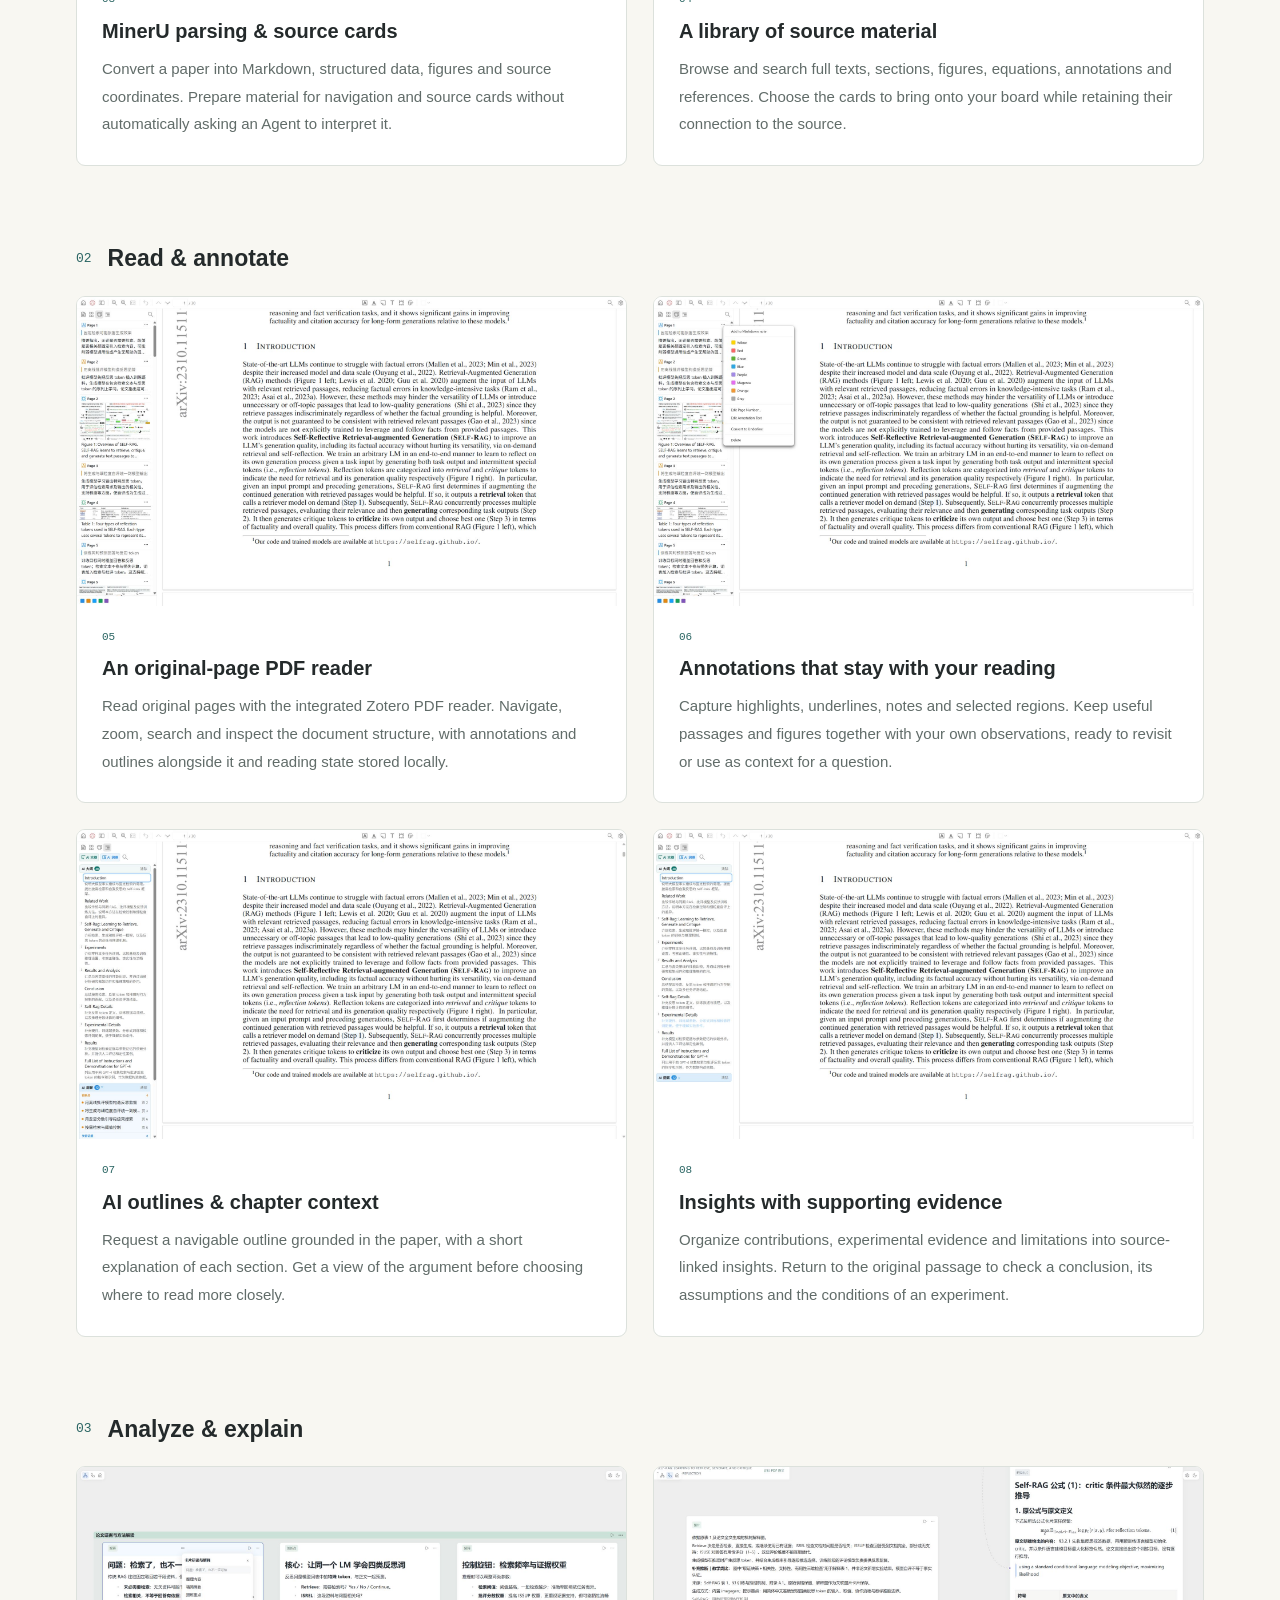
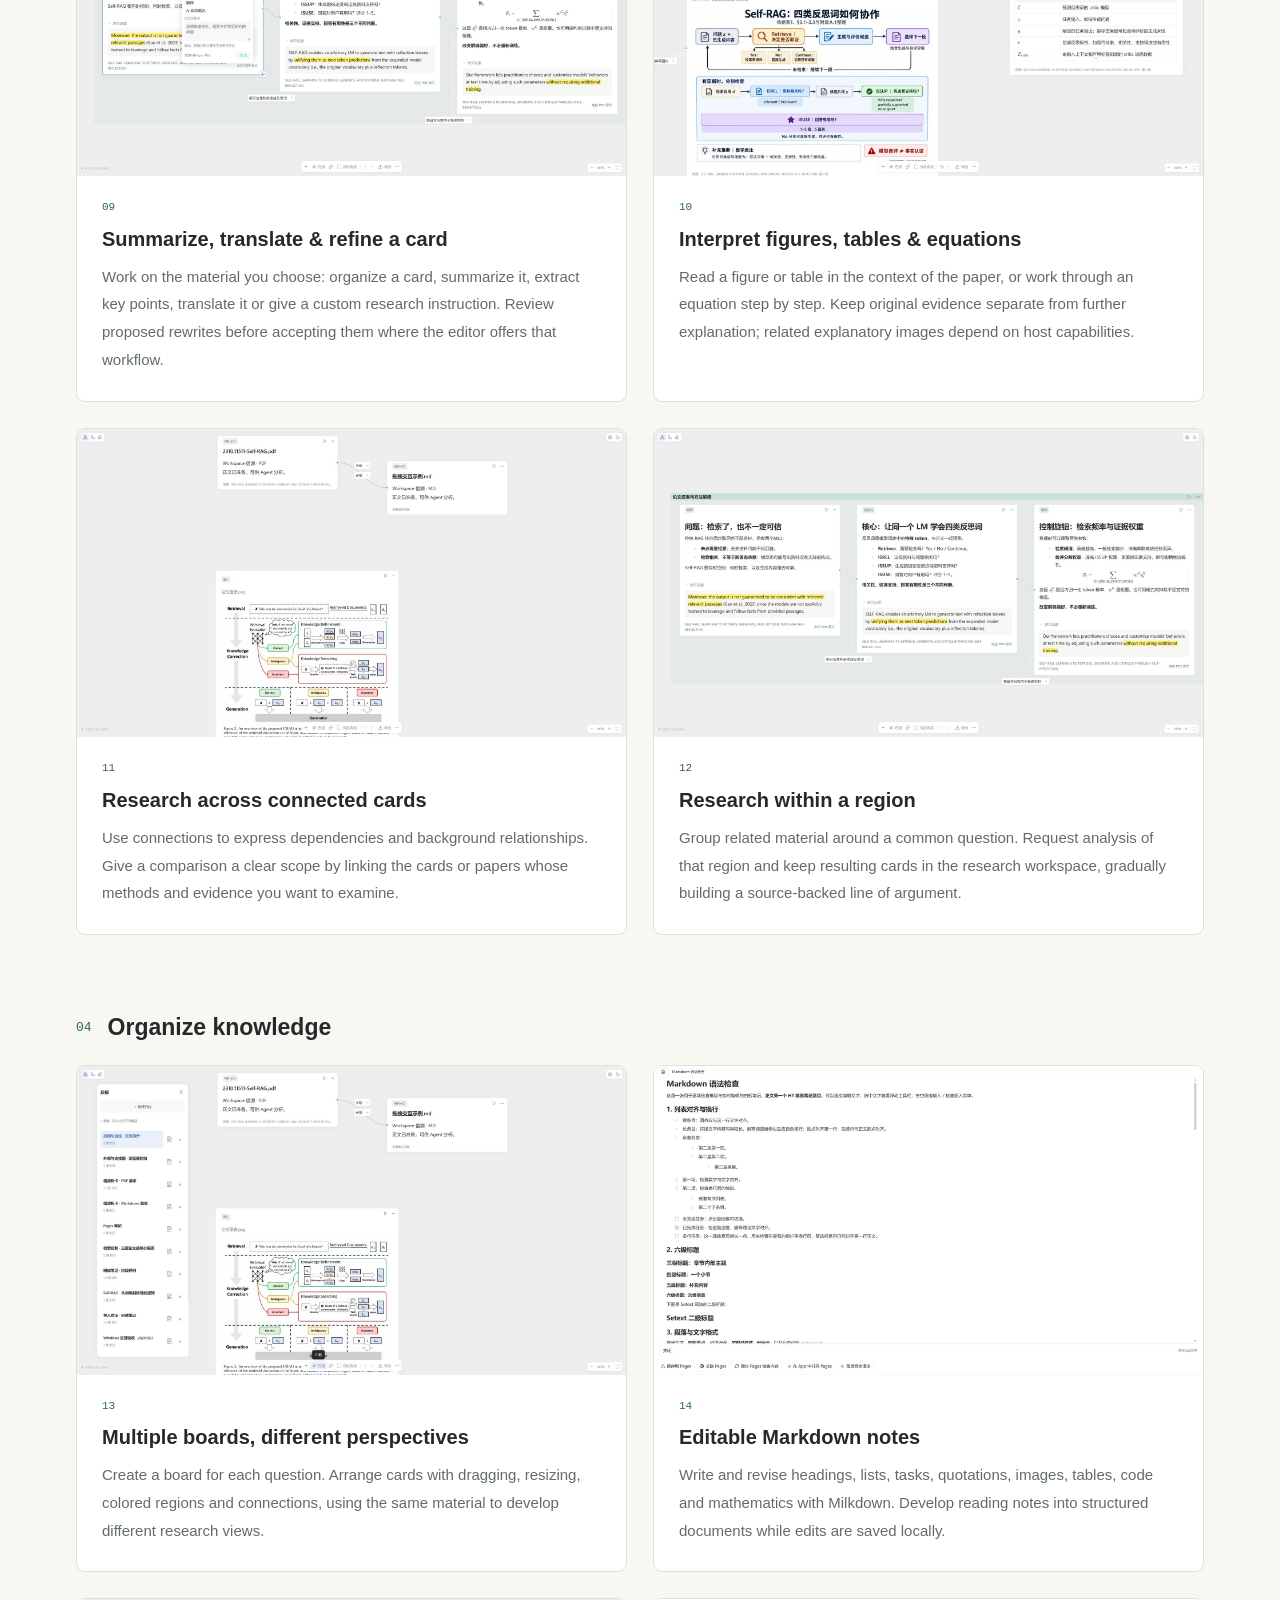
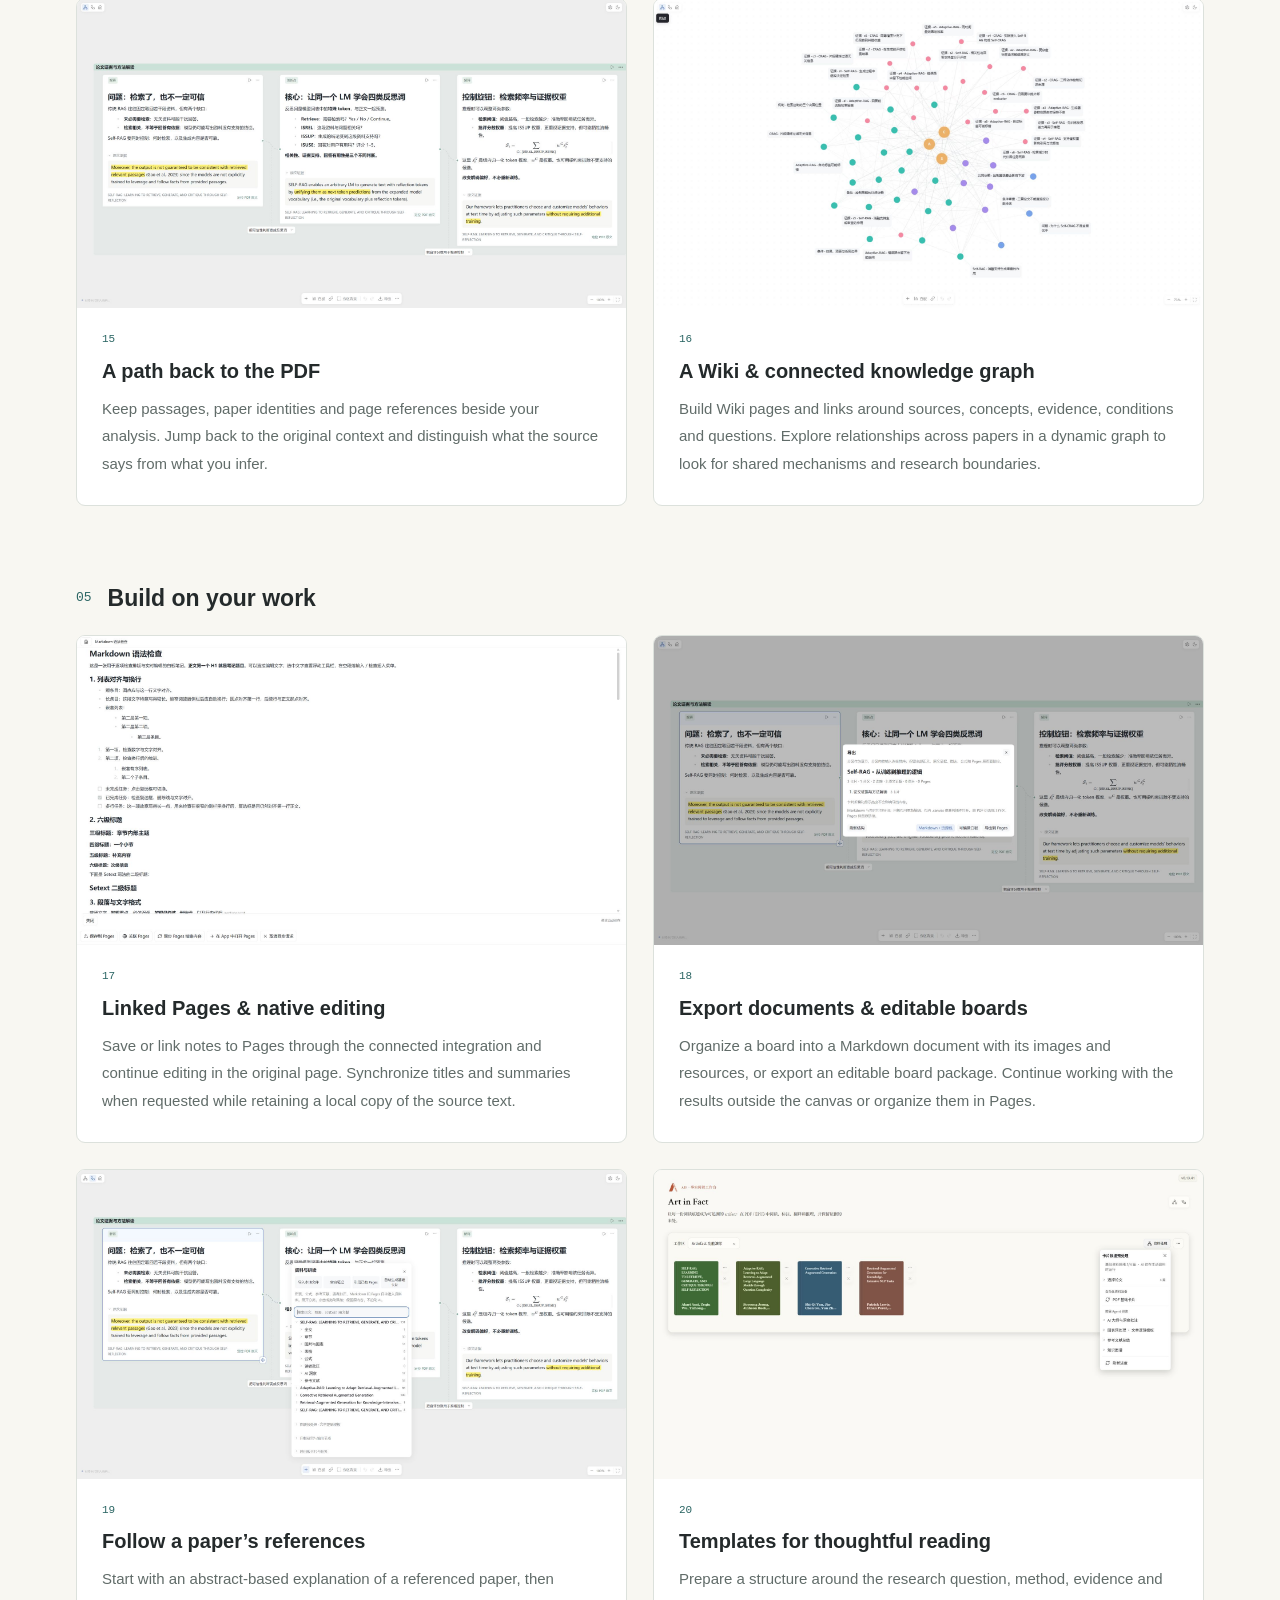
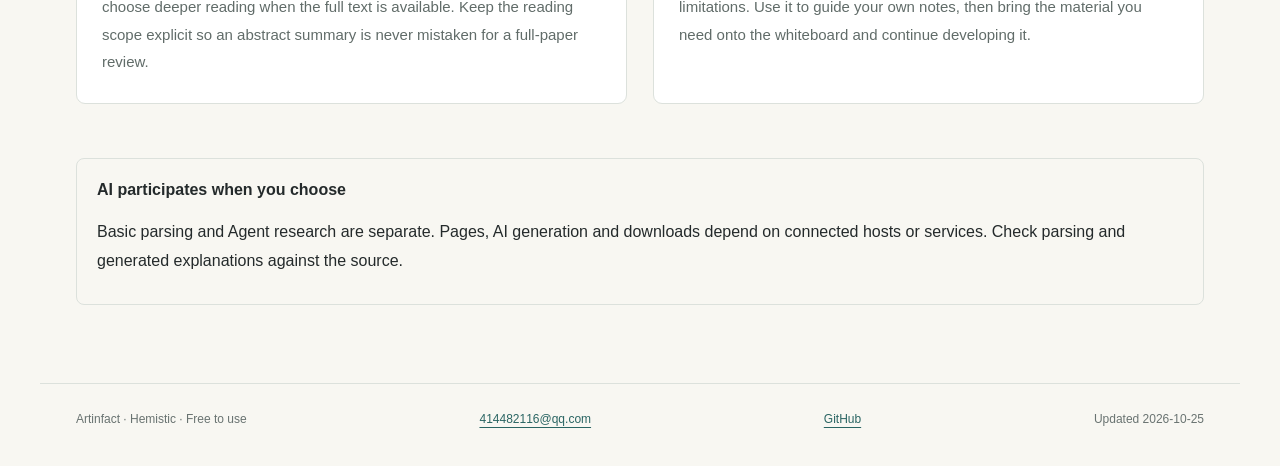
<file: features.html>
<!doctype html><html lang="en"><head><meta charset="UTF-8"><meta name="viewport" content="width=device-width,initial-scale=1"><title>Feature atlas — Artinfact</title><meta name="description" content="Artinfact: local PDF reading, Markdown notes, source-backed research, whiteboards and knowledge graphs."><link rel="icon" href="logo.svg" type="image/svg+xml"><link rel="stylesheet" href="style.css"><link rel="alternate" hreflang="zh-CN" href="features-zh.html"></head><body><a class="skip" href="#main">Skip to content</a><header><a class="brand" href="index.html"><img src="logo.svg" alt="" width="36" height="36">Artinfact</a><nav aria-label="Main navigation"><a href="index.html">Home</a><a href="features.html" aria-current="page">Features</a><a href="support-en.html">Support</a><a href="privacy-en.html">Privacy</a><a href="terms-en.html">Terms</a><a href="features-zh.html" lang="zh-CN">中文</a></nav></header><main id="main"><section class="page-intro"><div class="eyebrow">THE FEATURE ATLAS</div><h1>From reading to reuse.<br>See what you can do.</h1><p class="lead">Twenty capabilities across preparation, reading, analysis, organization and reuse. Each pairs an actual product view with a short explanation.</p><p class="capture-note">Actual light-theme screenshots · 1920 × 1080 · Select an image to view the original. Captured from the local 0.13.41 demo in Chinese; related features may share a view. The current version may differ.</p></section><nav class="feature-jumps" aria-label="Feature categories"><a href="#prepare">Prepare your sources</a><a href="#read">Read & annotate</a><a href="#analyze">Analyze & explain</a><a href="#connect">Organize knowledge</a><a href="#reuse">Build on your work</a></nav><section class="feature-section" id="prepare"><div class="section-heading"><span class="section-number">01</span><h2>Prepare your sources</h2></div><div class="feature-grid"><article class="feature-card" id="feature-1"><a class="screenshot-link" href="screen-workspace.jpg" target="_blank" rel="noopener" aria-label="Workspaces &amp; bookshelves — 1920 × 1080"><img src="screen-workspace.jpg" alt="Workspaces &amp; bookshelves" width="1920" height="1080" loading="lazy" decoding="async"></a><div class="feature-copy"><span class="feature-number">01</span><h3>Workspaces &amp; bookshelves</h3><p>Keep papers and notes together by research topic. Browse titles, authors and reading material in a shared workspace, turning scattered files into a research library you can keep building.</p></div></article><article class="feature-card" id="feature-2"><a class="screenshot-link" href="screen-import.jpg" target="_blank" rel="noopener" aria-label="Import your research material — 1920 × 1080"><img src="screen-import.jpg" alt="Import your research material" width="1920" height="1080" loading="lazy" decoding="async"></a><div class="feature-copy"><span class="feature-number">02</span><h3>Import your research material</h3><p>Bring local PDFs, Markdown notes, images and editable whiteboard packages into one workspace. Keep original papers, figures and your own records close at hand for reading and reuse.</p></div></article><article class="feature-card" id="feature-3"><a class="screenshot-link" href="screen-preprocess.jpg" target="_blank" rel="noopener" aria-label="MinerU parsing &amp; source cards — 1920 × 1080"><img src="screen-preprocess.jpg" alt="MinerU parsing &amp; source cards" width="1920" height="1080" loading="lazy" decoding="async"></a><div class="feature-copy"><span class="feature-number">03</span><h3>MinerU parsing &amp; source cards</h3><p>Convert a paper into Markdown, structured data, figures and source coordinates. Prepare material for navigation and source cards without automatically asking an Agent to interpret it.</p></div></article><article class="feature-card" id="feature-4"><a class="screenshot-link" href="screen-sources.jpg" target="_blank" rel="noopener" aria-label="A library of source material — 1920 × 1080"><img src="screen-sources.jpg" alt="A library of source material" width="1920" height="1080" loading="lazy" decoding="async"></a><div class="feature-copy"><span class="feature-number">04</span><h3>A library of source material</h3><p>Browse and search full texts, sections, figures, equations, annotations and references. Choose the cards to bring onto your board while retaining their connection to the source.</p></div></article></div></section><section class="feature-section" id="read"><div class="section-heading"><span class="section-number">02</span><h2>Read & annotate</h2></div><div class="feature-grid"><article class="feature-card" id="feature-5"><a class="screenshot-link" href="screen-reader.jpg" target="_blank" rel="noopener" aria-label="An original-page PDF reader — 1920 × 1080"><img src="screen-reader.jpg" alt="An original-page PDF reader" width="1920" height="1080" loading="lazy" decoding="async"></a><div class="feature-copy"><span class="feature-number">05</span><h3>An original-page PDF reader</h3><p>Read original pages with the integrated Zotero PDF reader. Navigate, zoom, search and inspect the document structure, with annotations and outlines alongside it and reading state stored locally.</p></div></article><article class="feature-card" id="feature-6"><a class="screenshot-link" href="screen-annotation.jpg" target="_blank" rel="noopener" aria-label="Annotations that stay with your reading — 1920 × 1080"><img src="screen-annotation.jpg" alt="Annotations that stay with your reading" width="1920" height="1080" loading="lazy" decoding="async"></a><div class="feature-copy"><span class="feature-number">06</span><h3>Annotations that stay with your reading</h3><p>Capture highlights, underlines, notes and selected regions. Keep useful passages and figures together with your own observations, ready to revisit or use as context for a question.</p></div></article><article class="feature-card" id="feature-7"><a class="screenshot-link" href="screen-outline.jpg" target="_blank" rel="noopener" aria-label="AI outlines &amp; chapter context — 1920 × 1080"><img src="screen-outline.jpg" alt="AI outlines &amp; chapter context" width="1920" height="1080" loading="lazy" decoding="async"></a><div class="feature-copy"><span class="feature-number">07</span><h3>AI outlines &amp; chapter context</h3><p>Request a navigable outline grounded in the paper, with a short explanation of each section. Get a view of the argument before choosing where to read more closely.</p></div></article><article class="feature-card" id="feature-8"><a class="screenshot-link" href="screen-insights.jpg" target="_blank" rel="noopener" aria-label="Insights with supporting evidence — 1920 × 1080"><img src="screen-insights.jpg" alt="Insights with supporting evidence" width="1920" height="1080" loading="lazy" decoding="async"></a><div class="feature-copy"><span class="feature-number">08</span><h3>Insights with supporting evidence</h3><p>Organize contributions, experimental evidence and limitations into source-linked insights. Return to the original passage to check a conclusion, its assumptions and the conditions of an experiment.</p></div></article></div></section><section class="feature-section" id="analyze"><div class="section-heading"><span class="section-number">03</span><h2>Analyze & explain</h2></div><div class="feature-grid"><article class="feature-card" id="feature-9"><a class="screenshot-link" href="screen-card-ai.jpg" target="_blank" rel="noopener" aria-label="Summarize, translate &amp; refine a card — 1920 × 1080"><img src="screen-card-ai.jpg" alt="Summarize, translate &amp; refine a card" width="1920" height="1080" loading="lazy" decoding="async"></a><div class="feature-copy"><span class="feature-number">09</span><h3>Summarize, translate &amp; refine a card</h3><p>Work on the material you choose: organize a card, summarize it, extract key points, translate it or give a custom research instruction. Review proposed rewrites before accepting them where the editor offers that workflow.</p></div></article><article class="feature-card" id="feature-10"><a class="screenshot-link" href="screen-formula.jpg" target="_blank" rel="noopener" aria-label="Interpret figures, tables &amp; equations — 1920 × 1080"><img src="screen-formula.jpg" alt="Interpret figures, tables &amp; equations" width="1920" height="1080" loading="lazy" decoding="async"></a><div class="feature-copy"><span class="feature-number">10</span><h3>Interpret figures, tables &amp; equations</h3><p>Read a figure or table in the context of the paper, or work through an equation step by step. Keep original evidence separate from further explanation; related explanatory images depend on host capabilities.</p></div></article><article class="feature-card" id="feature-11"><a class="screenshot-link" href="screen-whiteboard.jpg" target="_blank" rel="noopener" aria-label="Research across connected cards — 1920 × 1080"><img src="screen-whiteboard.jpg" alt="Research across connected cards" width="1920" height="1080" loading="lazy" decoding="async"></a><div class="feature-copy"><span class="feature-number">11</span><h3>Research across connected cards</h3><p>Use connections to express dependencies and background relationships. Give a comparison a clear scope by linking the cards or papers whose methods and evidence you want to examine.</p></div></article><article class="feature-card" id="feature-12"><a class="screenshot-link" href="screen-groups.jpg" target="_blank" rel="noopener" aria-label="Research within a region — 1920 × 1080"><img src="screen-groups.jpg" alt="Research within a region" width="1920" height="1080" loading="lazy" decoding="async"></a><div class="feature-copy"><span class="feature-number">12</span><h3>Research within a region</h3><p>Group related material around a common question. Request analysis of that region and keep resulting cards in the research workspace, gradually building a source-backed line of argument.</p></div></article></div></section><section class="feature-section" id="connect"><div class="section-heading"><span class="section-number">04</span><h2>Organize knowledge</h2></div><div class="feature-grid"><article class="feature-card" id="feature-13"><a class="screenshot-link" href="screen-boards.jpg" target="_blank" rel="noopener" aria-label="Multiple boards, different perspectives — 1920 × 1080"><img src="screen-boards.jpg" alt="Multiple boards, different perspectives" width="1920" height="1080" loading="lazy" decoding="async"></a><div class="feature-copy"><span class="feature-number">13</span><h3>Multiple boards, different perspectives</h3><p>Create a board for each question. Arrange cards with dragging, resizing, colored regions and connections, using the same material to develop different research views.</p></div></article><article class="feature-card" id="feature-14"><a class="screenshot-link" href="screen-markdown.jpg" target="_blank" rel="noopener" aria-label="Editable Markdown notes — 1920 × 1080"><img src="screen-markdown.jpg" alt="Editable Markdown notes" width="1920" height="1080" loading="lazy" decoding="async"></a><div class="feature-copy"><span class="feature-number">14</span><h3>Editable Markdown notes</h3><p>Write and revise headings, lists, tasks, quotations, images, tables, code and mathematics with Milkdown. Develop reading notes into structured documents while edits are saved locally.</p></div></article><article class="feature-card" id="feature-15"><a class="screenshot-link" href="screen-groups.jpg" target="_blank" rel="noopener" aria-label="A path back to the PDF — 1920 × 1080"><img src="screen-groups.jpg" alt="A path back to the PDF" width="1920" height="1080" loading="lazy" decoding="async"></a><div class="feature-copy"><span class="feature-number">15</span><h3>A path back to the PDF</h3><p>Keep passages, paper identities and page references beside your analysis. Jump back to the original context and distinguish what the source says from what you infer.</p></div></article><article class="feature-card" id="feature-16"><a class="screenshot-link" href="screen-graph.jpg" target="_blank" rel="noopener" aria-label="A Wiki &amp; connected knowledge graph — 1920 × 1080"><img src="screen-graph.jpg" alt="A Wiki &amp; connected knowledge graph" width="1920" height="1080" loading="lazy" decoding="async"></a><div class="feature-copy"><span class="feature-number">16</span><h3>A Wiki &amp; connected knowledge graph</h3><p>Build Wiki pages and links around sources, concepts, evidence, conditions and questions. Explore relationships across papers in a dynamic graph to look for shared mechanisms and research boundaries.</p></div></article></div></section><section class="feature-section" id="reuse"><div class="section-heading"><span class="section-number">05</span><h2>Build on your work</h2></div><div class="feature-grid"><article class="feature-card" id="feature-17"><a class="screenshot-link" href="screen-markdown.jpg" target="_blank" rel="noopener" aria-label="Linked Pages &amp; native editing — 1920 × 1080"><img src="screen-markdown.jpg" alt="Linked Pages &amp; native editing" width="1920" height="1080" loading="lazy" decoding="async"></a><div class="feature-copy"><span class="feature-number">17</span><h3>Linked Pages &amp; native editing</h3><p>Save or link notes to Pages through the connected integration and continue editing in the original page. Synchronize titles and summaries when requested while retaining a local copy of the source text.</p></div></article><article class="feature-card" id="feature-18"><a class="screenshot-link" href="screen-export.jpg" target="_blank" rel="noopener" aria-label="Export documents &amp; editable boards — 1920 × 1080"><img src="screen-export.jpg" alt="Export documents &amp; editable boards" width="1920" height="1080" loading="lazy" decoding="async"></a><div class="feature-copy"><span class="feature-number">18</span><h3>Export documents &amp; editable boards</h3><p>Organize a board into a Markdown document with its images and resources, or export an editable board package. Continue working with the results outside the canvas or organize them in Pages.</p></div></article><article class="feature-card" id="feature-19"><a class="screenshot-link" href="screen-sources.jpg" target="_blank" rel="noopener" aria-label="Follow a paper’s references — 1920 × 1080"><img src="screen-sources.jpg" alt="Follow a paper’s references" width="1920" height="1080" loading="lazy" decoding="async"></a><div class="feature-copy"><span class="feature-number">19</span><h3>Follow a paper’s references</h3><p>Start with an abstract-based explanation of a referenced paper, then choose deeper reading when the full text is available. Keep the reading scope explicit so an abstract summary is never mistaken for a full-paper review.</p></div></article><article class="feature-card" id="feature-20"><a class="screenshot-link" href="screen-preprocess.jpg" target="_blank" rel="noopener" aria-label="Templates for thoughtful reading — 1920 × 1080"><img src="screen-preprocess.jpg" alt="Templates for thoughtful reading" width="1920" height="1080" loading="lazy" decoding="async"></a><div class="feature-copy"><span class="feature-number">20</span><h3>Templates for thoughtful reading</h3><p>Prepare a structure around the research question, method, evidence and limitations. Use it to guide your own notes, then bring the material you need onto the whiteboard and continue developing it.</p></div></article></div></section><div class="notice"><strong>AI participates when you choose</strong><p>Basic parsing and Agent research are separate. Pages, AI generation and downloads depend on connected hosts or services. Check parsing and generated explanations against the source.</p></div></main><footer><span>Artinfact · Hemistic · Free to use</span><a href="mailto:414482116@qq.com">414482116@qq.com</a><a href="https://github.com/Hemistic/artinfact-site">GitHub</a><span>Updated 2026-10-25</span></footer></body></html>
</file>
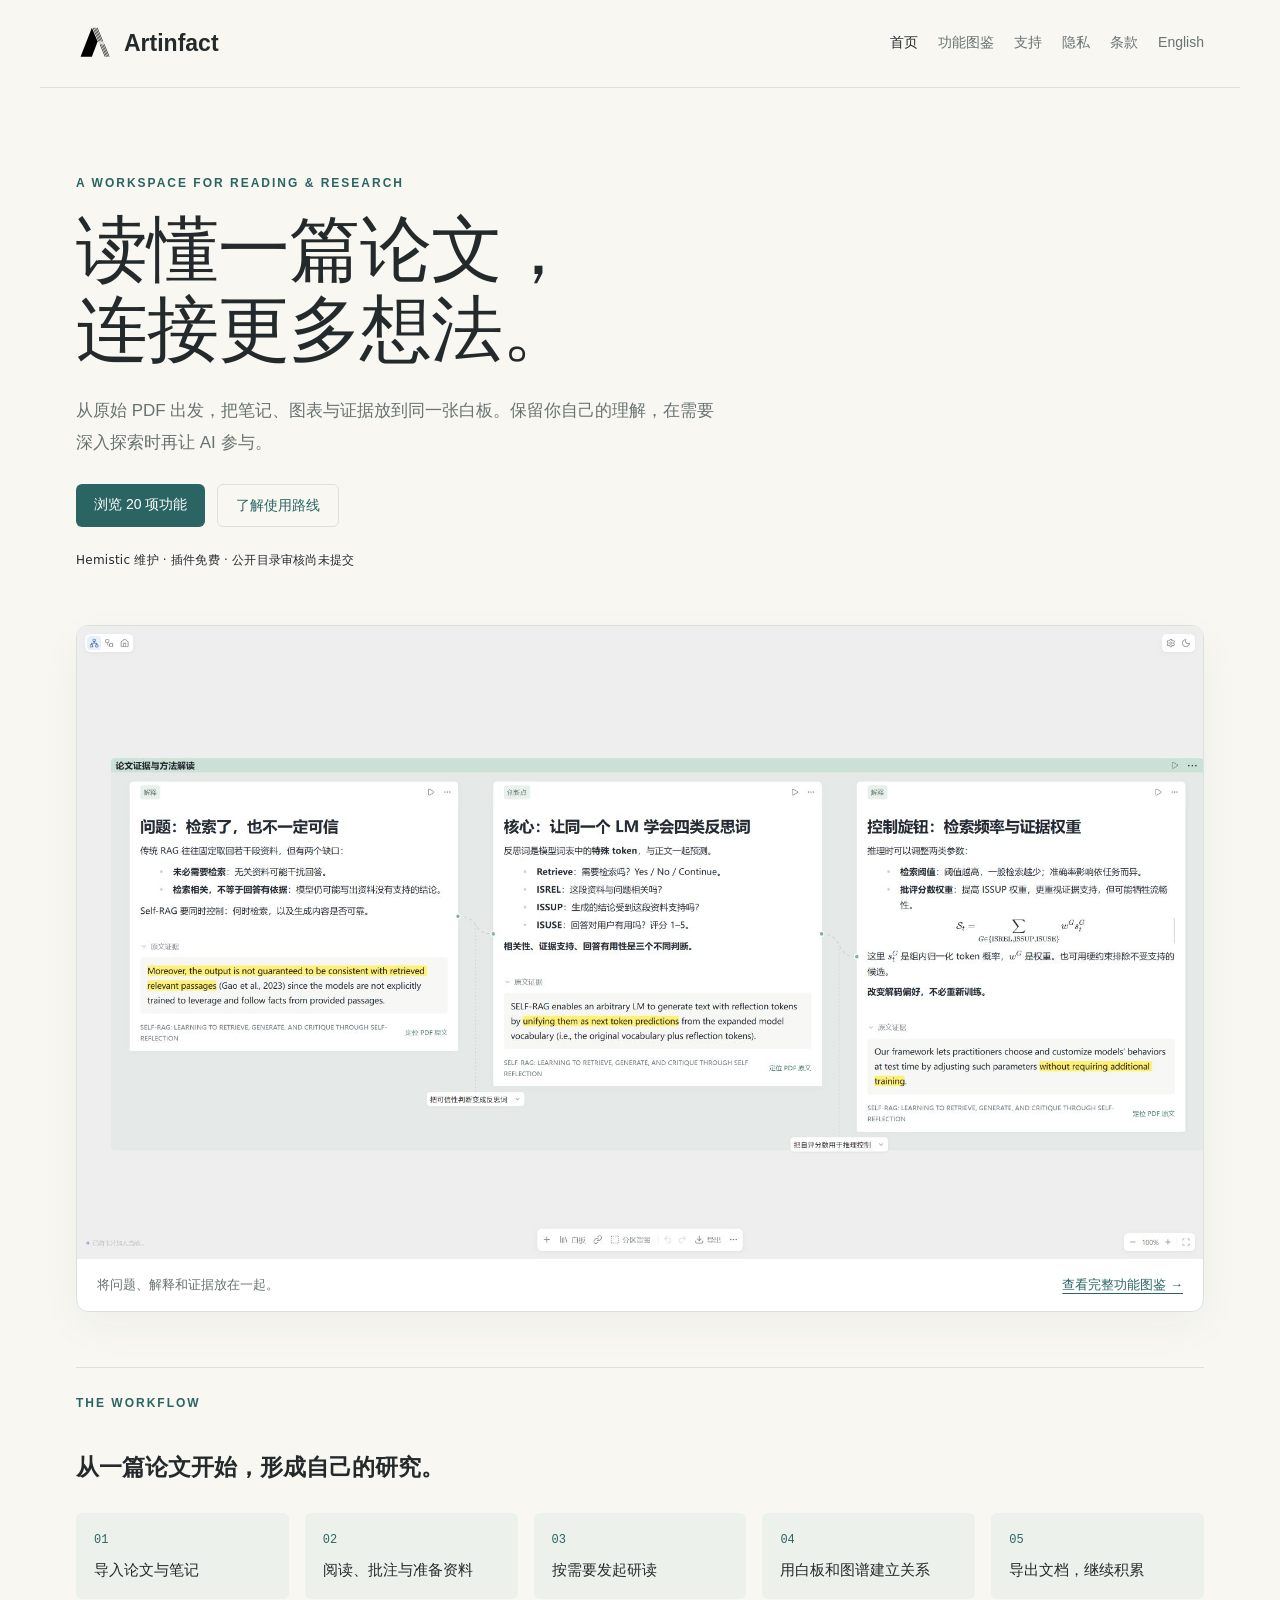
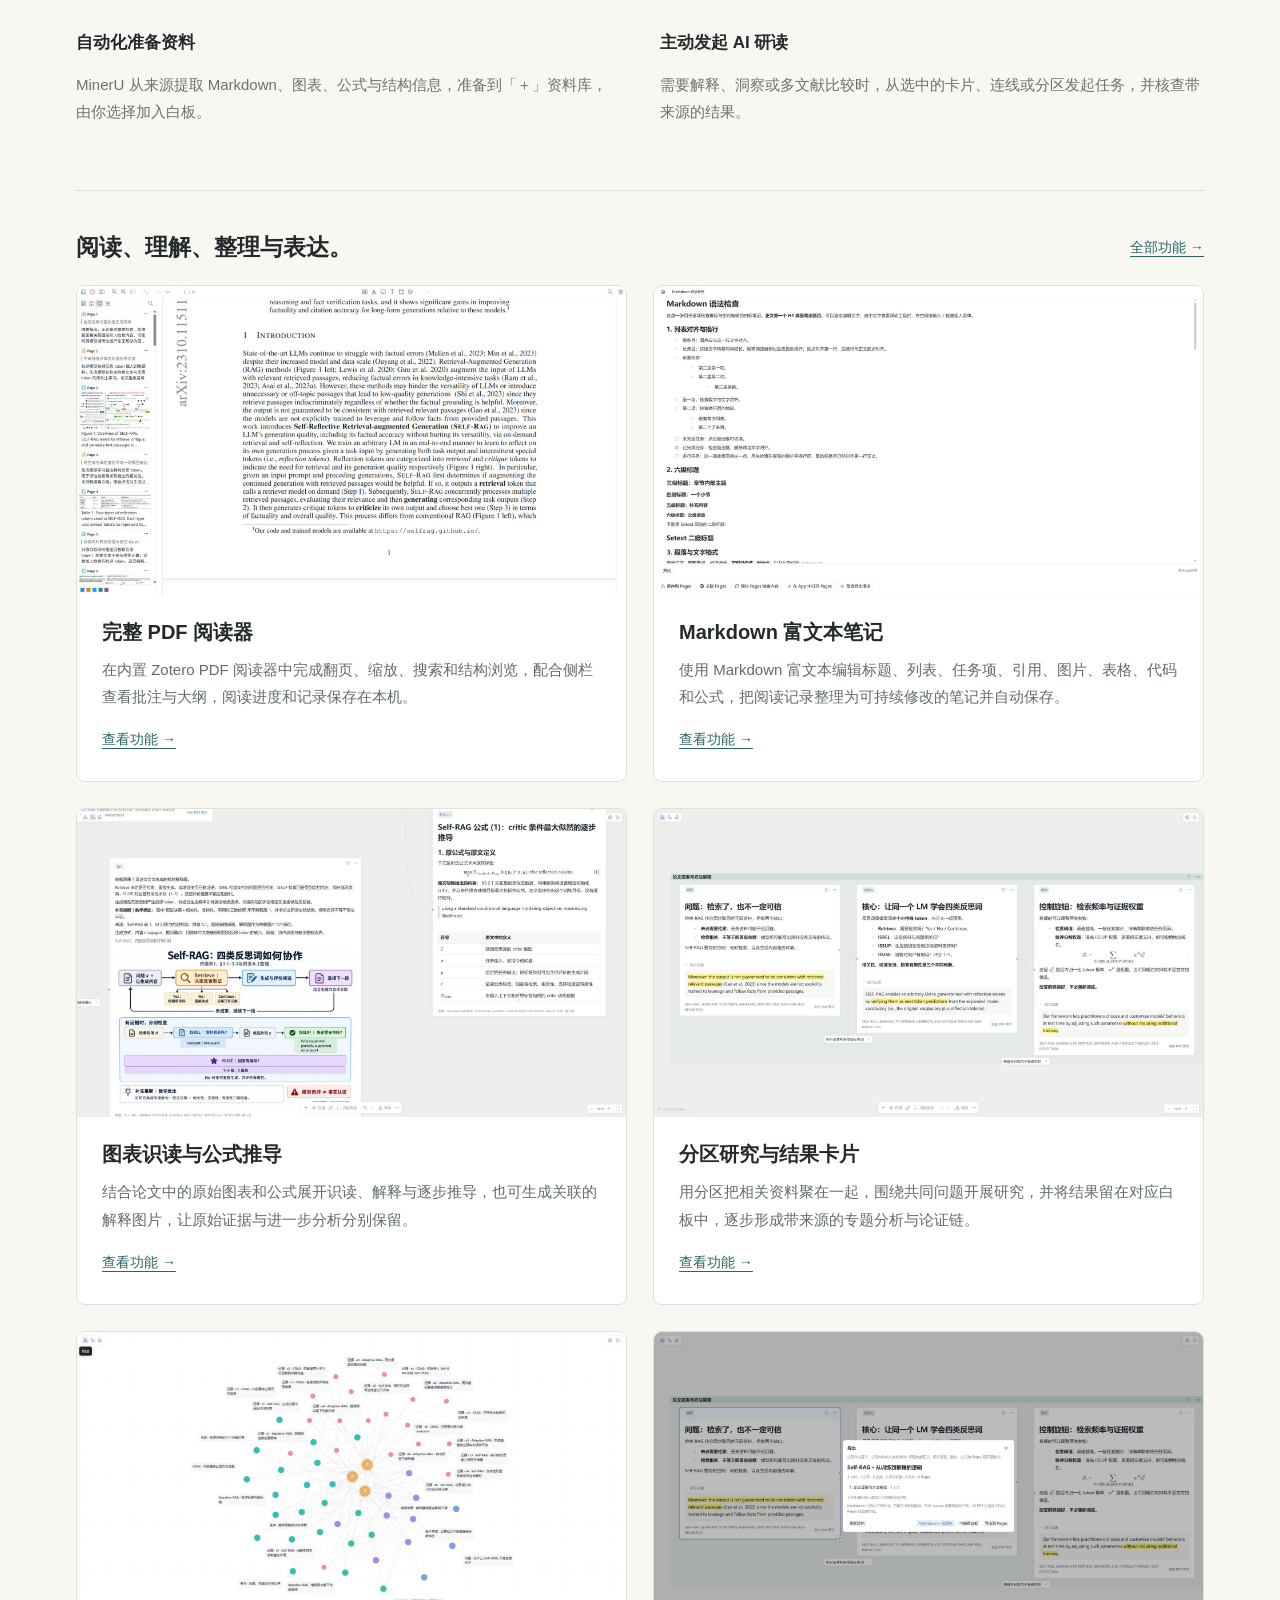
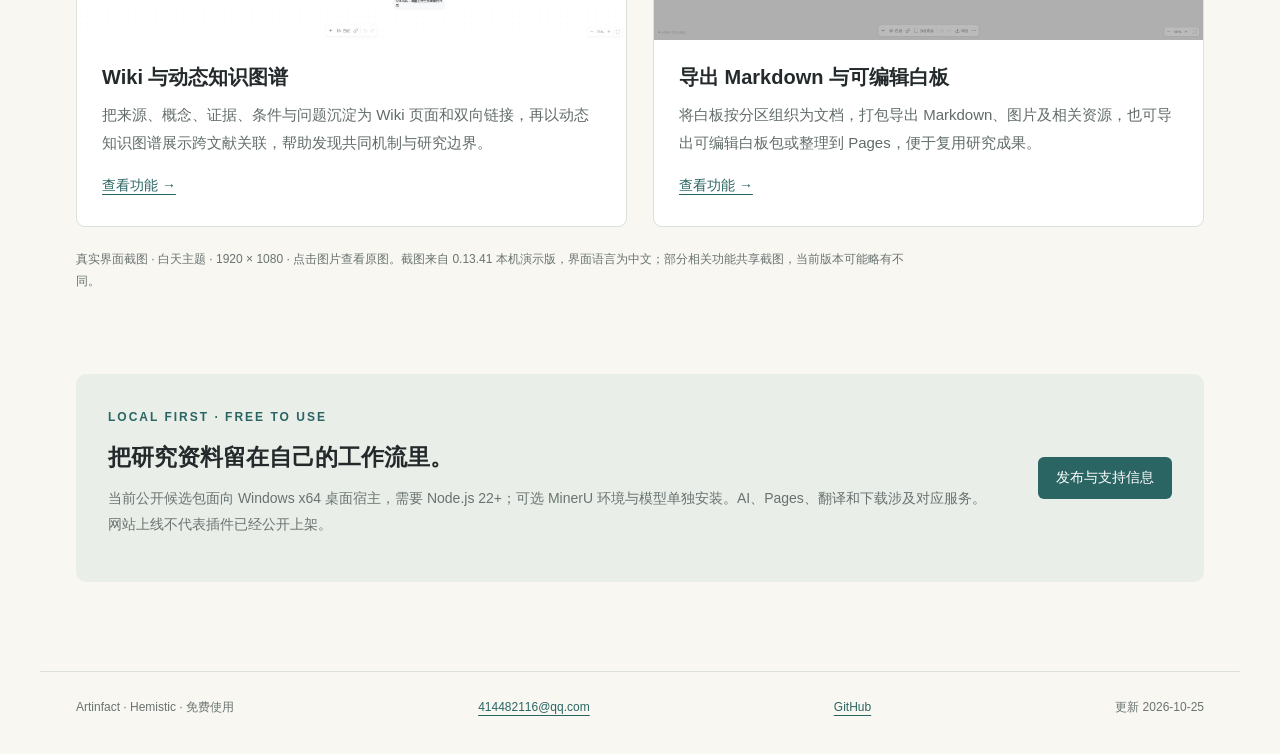
<file: index-zh.html>
<!doctype html><html lang="zh-CN"><head><meta charset="UTF-8"><meta name="viewport" content="width=device-width,initial-scale=1"><title>阅读、连接、理解 — Artinfact</title><meta name="description" content="Artinfact：本机 PDF 阅读、Markdown 笔记、图表解释、研究白板与知识图谱。"><link rel="icon" href="logo.svg" type="image/svg+xml"><link rel="stylesheet" href="style.css"><link rel="alternate" hreflang="en" href="index.html"></head><body><a class="skip" href="#main">跳到正文</a><header><a class="brand" href="index-zh.html"><img src="logo.svg" alt="" width="36" height="36">Artinfact</a><nav aria-label="主导航"><a href="index-zh.html" aria-current="page">首页</a><a href="features-zh.html">功能图鉴</a><a href="support.html">支持</a><a href="privacy.html">隐私</a><a href="terms.html">条款</a><a href="index.html" lang="en">English</a></nav></header><main id="main"><section class="home-intro"><div class="eyebrow">A WORKSPACE FOR READING & RESEARCH</div><h1>读懂一篇论文，<br>连接更多想法。</h1><p class="lead">从原始 PDF 出发，把笔记、图表与证据放到同一张白板。保留你自己的理解，在需要深入探索时再让 AI 参与。</p><div class="actions"><a class="button" href="features-zh.html">浏览 20 项功能</a><a class="button secondary" href="#workflow">了解使用路线</a></div><p class="version">Hemistic 维护 · 插件免费 · 公开目录审核尚未提交</p></section><figure class="product-hero"><a class="screenshot-link" href="screen-groups.jpg" target="_blank" rel="noopener" aria-label="研究白板、分区与原文证据 — 1920 × 1080"><img src="screen-groups.jpg" alt="研究白板、分区与原文证据" width="1920" height="1080" loading="eager" decoding="async"></a><figcaption>将问题、解释和证据放在一起。 <a href="features-zh.html">查看完整功能图鉴 →</a></figcaption></figure><section class="section" id="workflow"><div class="eyebrow">THE WORKFLOW</div><h2>从一篇论文开始，形成自己的研究。</h2><ol class="workflow-steps"><li><span>01</span>导入论文与笔记</li><li><span>02</span>阅读、批注与准备资料</li><li><span>03</span>按需要发起研读</li><li><span>04</span>用白板和图谱建立关系</li><li><span>05</span>导出文档，继续积累</li></ol><div class="principle-grid"><div><h3>自动化准备资料</h3><p>MinerU 从来源提取 Markdown、图表、公式与结构信息，准备到「＋」资料库，由你选择加入白板。</p></div><div><h3>主动发起 AI 研读</h3><p>需要解释、洞察或多文献比较时，从选中的卡片、连线或分区发起任务，并核查带来源的结果。</p></div></div></section><section class="section"><div class="section-heading"><h2>阅读、理解、整理与表达。</h2><a class="text-link" href="features-zh.html">全部功能 →</a></div><div class="feature-grid"><article class="feature-card"><a class="screenshot-link" href="screen-reader.jpg" target="_blank" rel="noopener" aria-label="完整 PDF 阅读器 — 1920 × 1080"><img src="screen-reader.jpg" alt="完整 PDF 阅读器" width="1920" height="1080" loading="lazy" decoding="async"></a><div class="feature-copy"><h3>完整 PDF 阅读器</h3><p>在内置 Zotero PDF 阅读器中完成翻页、缩放、搜索和结构浏览，配合侧栏查看批注与大纲，阅读进度和记录保存在本机。</p><a class="text-link" href="features-zh.html#feature-5">查看功能 →</a></div></article><article class="feature-card"><a class="screenshot-link" href="screen-markdown.jpg" target="_blank" rel="noopener" aria-label="Markdown 富文本笔记 — 1920 × 1080"><img src="screen-markdown.jpg" alt="Markdown 富文本笔记" width="1920" height="1080" loading="lazy" decoding="async"></a><div class="feature-copy"><h3>Markdown 富文本笔记</h3><p>使用 Markdown 富文本编辑标题、列表、任务项、引用、图片、表格、代码和公式，把阅读记录整理为可持续修改的笔记并自动保存。</p><a class="text-link" href="features-zh.html#feature-14">查看功能 →</a></div></article><article class="feature-card"><a class="screenshot-link" href="screen-formula.jpg" target="_blank" rel="noopener" aria-label="图表识读与公式推导 — 1920 × 1080"><img src="screen-formula.jpg" alt="图表识读与公式推导" width="1920" height="1080" loading="lazy" decoding="async"></a><div class="feature-copy"><h3>图表识读与公式推导</h3><p>结合论文中的原始图表和公式展开识读、解释与逐步推导，也可生成关联的解释图片，让原始证据与进一步分析分别保留。</p><a class="text-link" href="features-zh.html#feature-10">查看功能 →</a></div></article><article class="feature-card"><a class="screenshot-link" href="screen-groups.jpg" target="_blank" rel="noopener" aria-label="分区研究与结果卡片 — 1920 × 1080"><img src="screen-groups.jpg" alt="分区研究与结果卡片" width="1920" height="1080" loading="lazy" decoding="async"></a><div class="feature-copy"><h3>分区研究与结果卡片</h3><p>用分区把相关资料聚在一起，围绕共同问题开展研究，并将结果留在对应白板中，逐步形成带来源的专题分析与论证链。</p><a class="text-link" href="features-zh.html#feature-12">查看功能 →</a></div></article><article class="feature-card"><a class="screenshot-link" href="screen-graph.jpg" target="_blank" rel="noopener" aria-label="Wiki 与动态知识图谱 — 1920 × 1080"><img src="screen-graph.jpg" alt="Wiki 与动态知识图谱" width="1920" height="1080" loading="lazy" decoding="async"></a><div class="feature-copy"><h3>Wiki 与动态知识图谱</h3><p>把来源、概念、证据、条件与问题沉淀为 Wiki 页面和双向链接，再以动态知识图谱展示跨文献关联，帮助发现共同机制与研究边界。</p><a class="text-link" href="features-zh.html#feature-16">查看功能 →</a></div></article><article class="feature-card"><a class="screenshot-link" href="screen-export.jpg" target="_blank" rel="noopener" aria-label="导出 Markdown 与可编辑白板 — 1920 × 1080"><img src="screen-export.jpg" alt="导出 Markdown 与可编辑白板" width="1920" height="1080" loading="lazy" decoding="async"></a><div class="feature-copy"><h3>导出 Markdown 与可编辑白板</h3><p>将白板按分区组织为文档，打包导出 Markdown、图片及相关资源，也可导出可编辑白板包或整理到 Pages，便于复用研究成果。</p><a class="text-link" href="features-zh.html#feature-18">查看功能 →</a></div></article></div><p class="capture-note">真实界面截图 · 白天主题 · 1920 × 1080 · 点击图片查看原图。截图来自 0.13.41 本机演示版，界面语言为中文；部分相关功能共享截图，当前版本可能略有不同。</p></section><section class="release-panel"><div><div class="eyebrow">LOCAL FIRST · FREE TO USE</div><h2>把研究资料留在自己的工作流里。</h2><p>当前公开候选包面向 Windows x64 桌面宿主，需要 Node.js 22+；可选 MinerU 环境与模型单独安装。AI、Pages、翻译和下载涉及对应服务。网站上线不代表插件已经公开上架。</p></div><a class="button" href="support.html#release-status">发布与支持信息</a></section></main><footer><span>Artinfact · Hemistic · 免费使用</span><a href="mailto:414482116@qq.com">414482116@qq.com</a><a href="https://github.com/Hemistic/artinfact-site">GitHub</a><span>更新 2026-10-25</span></footer></body></html>
</file>
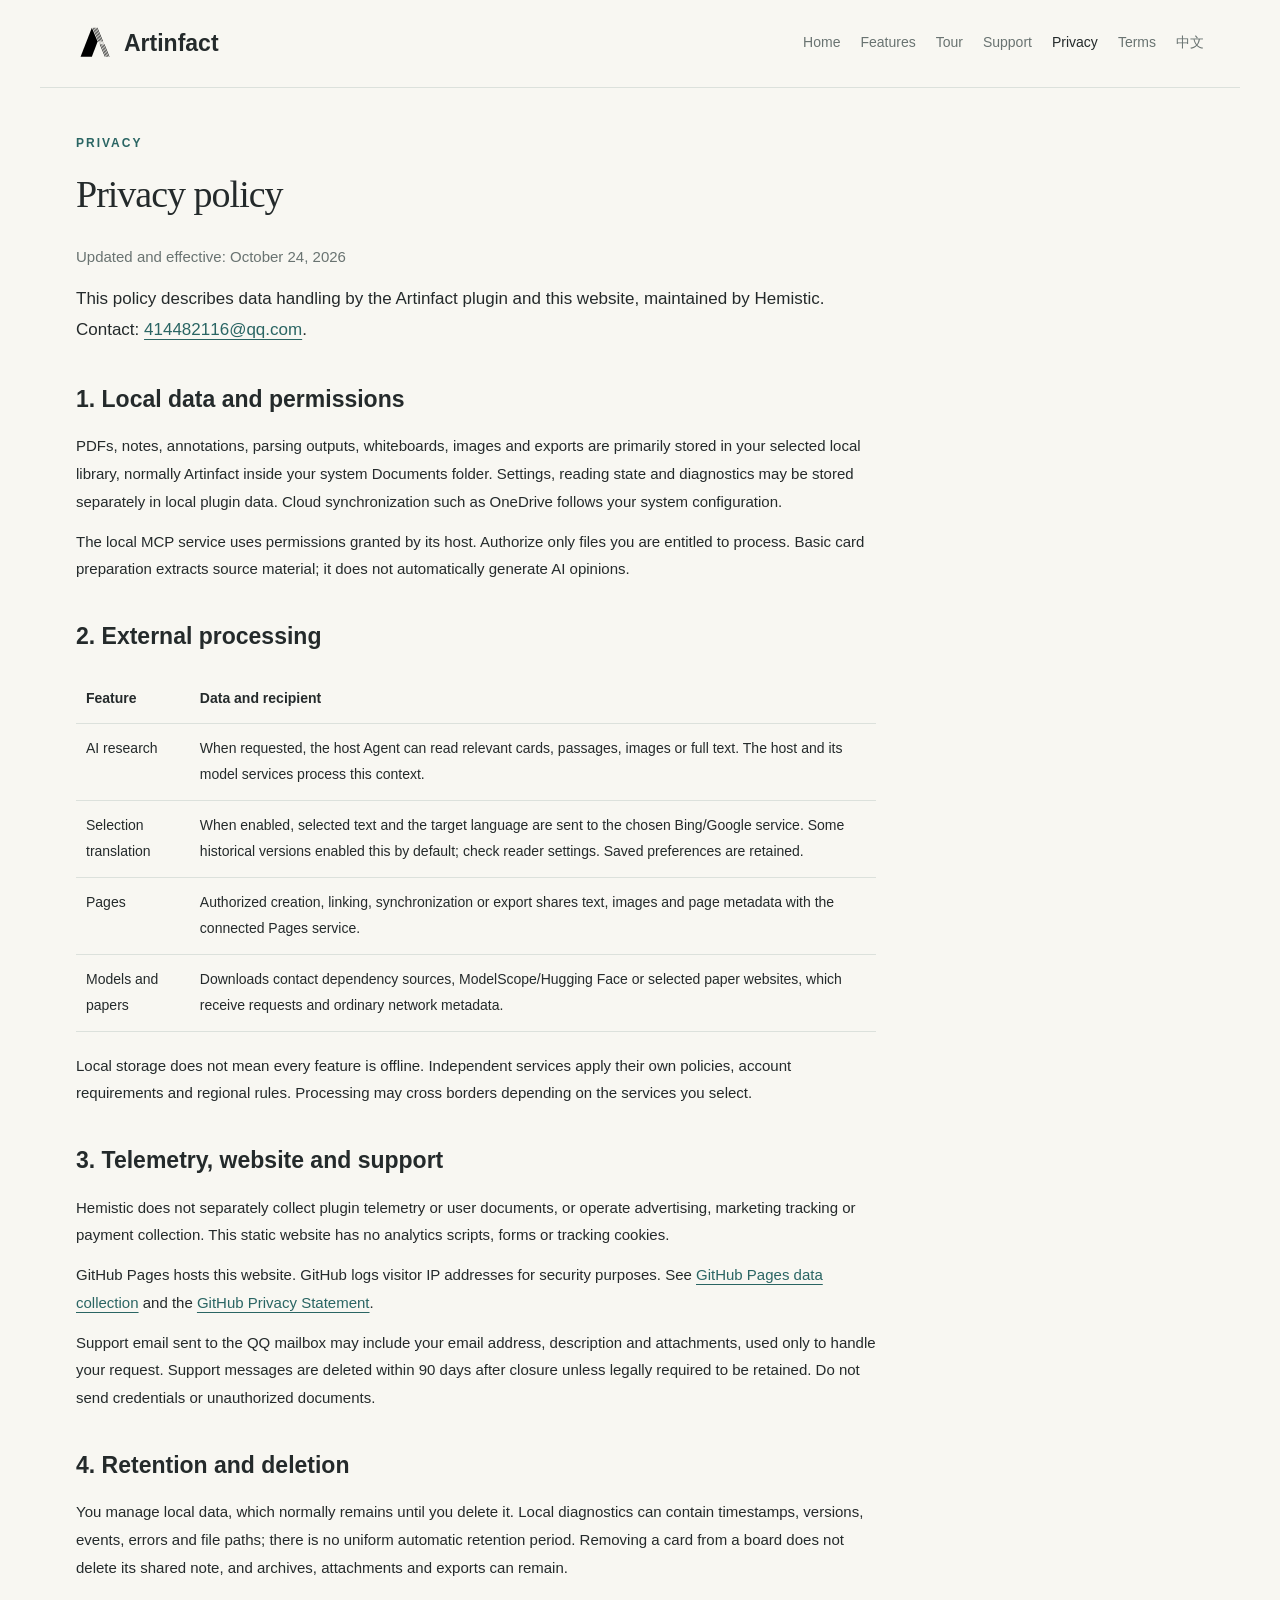
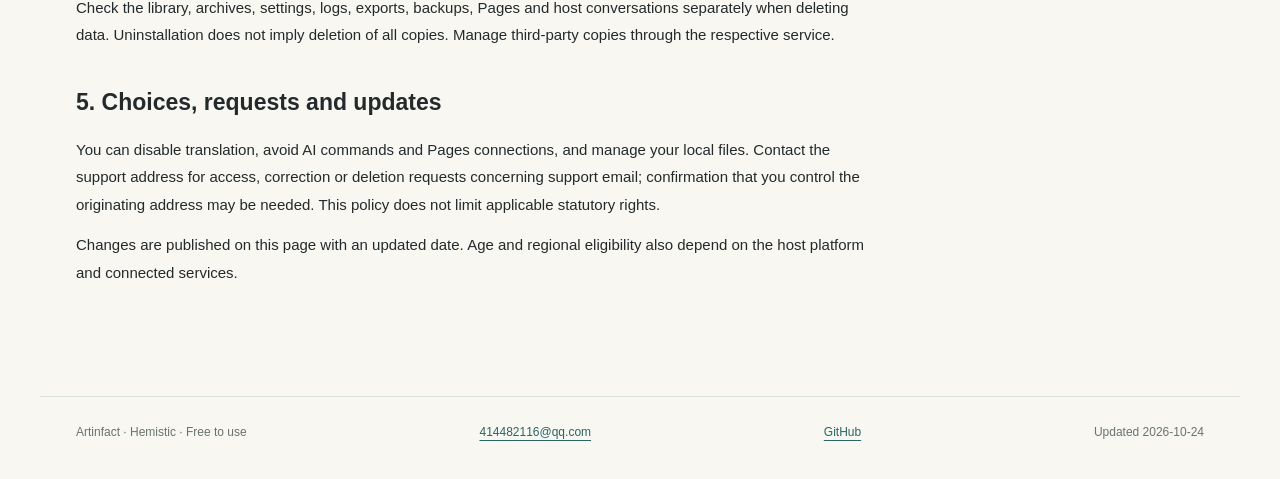
<file: privacy-en.html>
<!doctype html><html lang="en"><head><meta charset="UTF-8"><meta name="viewport" content="width=device-width, initial-scale=1"><meta name="description" content="Artinfact by Hemistic: local PDF reading, connected Markdown notes and research whiteboards."><title>Privacy policy — Artinfact</title><link rel="icon" href="logo.svg" type="image/svg+xml"><link rel="stylesheet" href="style.css"><link rel="alternate" hreflang="zh-CN" href="privacy.html"></head><body><a class="skip" href="#main">Skip to content</a><header><a class="brand" href="index.html"><img src="logo.svg" alt="" width="36" height="36">Artinfact</a><nav aria-label="Main navigation"><a href="index.html">Home</a><a href="features.html">Features</a><a href="tour.html">Tour</a><a href="support-en.html">Support</a><a href="privacy-en.html" aria-current="page">Privacy</a><a href="terms-en.html">Terms</a><a href="privacy.html" lang="zh-CN">中文</a></nav></header><main id="main"><article><div class="eyebrow">PRIVACY</div><h1>Privacy policy</h1><p class="muted">Updated and effective: October 24, 2026</p><p class="intro">This policy describes data handling by the Artinfact plugin and this website, maintained by Hemistic. Contact: <a href="mailto:414482116@qq.com">414482116@qq.com</a>.</p><h2>1. Local data and permissions</h2><p>PDFs, notes, annotations, parsing outputs, whiteboards, images and exports are primarily stored in your selected local library, normally Artinfact inside your system Documents folder. Settings, reading state and diagnostics may be stored separately in local plugin data. Cloud synchronization such as OneDrive follows your system configuration.</p><p>The local MCP service uses permissions granted by its host. Authorize only files you are entitled to process. Basic card preparation extracts source material; it does not automatically generate AI opinions.</p><h2>2. External processing</h2><table><thead><tr><th>Feature</th><th>Data and recipient</th></tr></thead><tbody><tr><td>AI research</td><td>When requested, the host Agent can read relevant cards, passages, images or full text. The host and its model services process this context.</td></tr><tr><td>Selection translation</td><td>When enabled, selected text and the target language are sent to the chosen Bing/Google service. Some historical versions enabled this by default; check reader settings. Saved preferences are retained.</td></tr><tr><td>Pages</td><td>Authorized creation, linking, synchronization or export shares text, images and page metadata with the connected Pages service.</td></tr><tr><td>Models and papers</td><td>Downloads contact dependency sources, ModelScope/Hugging Face or selected paper websites, which receive requests and ordinary network metadata.</td></tr></tbody></table><p>Local storage does not mean every feature is offline. Independent services apply their own policies, account requirements and regional rules. Processing may cross borders depending on the services you select.</p><h2>3. Telemetry, website and support</h2><p>Hemistic does not separately collect plugin telemetry or user documents, or operate advertising, marketing tracking or payment collection. This static website has no analytics scripts, forms or tracking cookies.</p><p>GitHub Pages hosts this website. GitHub logs visitor IP addresses for security purposes. See <a href="https://docs.github.com/en/pages/getting-started-with-github-pages/what-is-github-pages">GitHub Pages data collection</a> and the <a href="https://docs.github.com/en/site-policy/privacy-policies/github-general-privacy-statement">GitHub Privacy Statement</a>.</p><p>Support email sent to the QQ mailbox may include your email address, description and attachments, used only to handle your request. Support messages are deleted within 90 days after closure unless legally required to be retained. Do not send credentials or unauthorized documents.</p><h2>4. Retention and deletion</h2><p>You manage local data, which normally remains until you delete it. Local diagnostics can contain timestamps, versions, events, errors and file paths; there is no uniform automatic retention period. Removing a card from a board does not delete its shared note, and archives, attachments and exports can remain.</p><p>Check the library, archives, settings, logs, exports, backups, Pages and host conversations separately when deleting data. Uninstallation does not imply deletion of all copies. Manage third-party copies through the respective service.</p><h2>5. Choices, requests and updates</h2><p>You can disable translation, avoid AI commands and Pages connections, and manage your local files. Contact the support address for access, correction or deletion requests concerning support email; confirmation that you control the originating address may be needed. This policy does not limit applicable statutory rights.</p><p>Changes are published on this page with an updated date. Age and regional eligibility also depend on the host platform and connected services.</p></article></main><footer><span>Artinfact · Hemistic · Free to use</span><a href="mailto:414482116@qq.com">414482116@qq.com</a><a href="https://github.com/Hemistic/artinfact-site">GitHub</a><span>Updated 2026-10-24</span></footer></body></html>
</file>
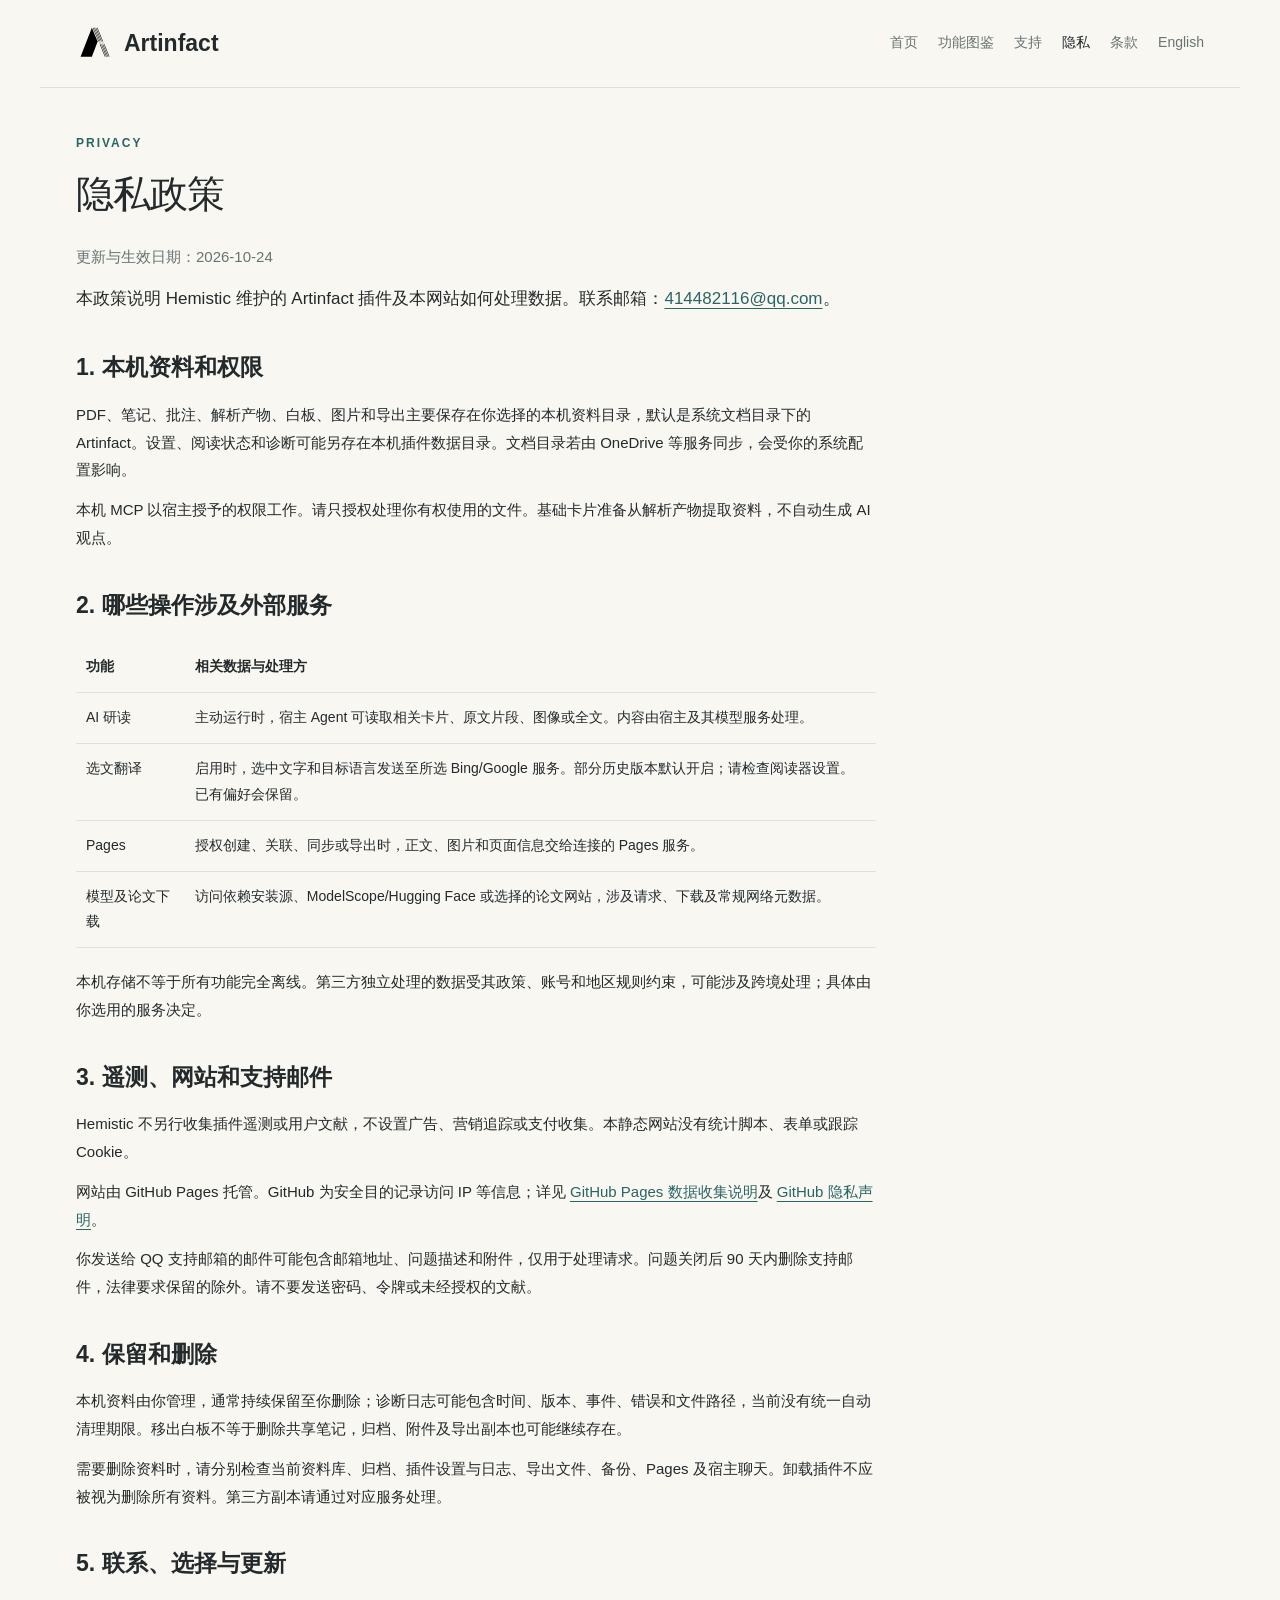
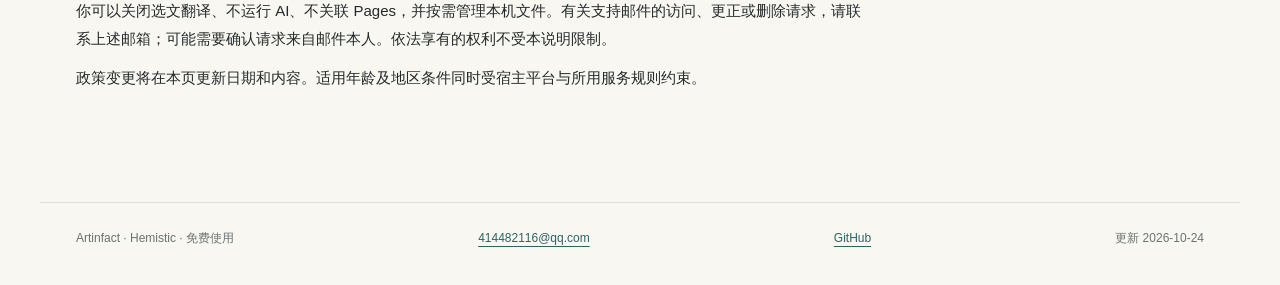
<file: privacy.html>
<!doctype html><html lang="zh-CN"><head><meta charset="UTF-8"><meta name="viewport" content="width=device-width, initial-scale=1"><meta name="description" content="Hemistic 的 Artinfact：本机 PDF 阅读、关联 Markdown 笔记与研究白板。"><title>隐私政策 — Artinfact</title><link rel="icon" href="logo.svg" type="image/svg+xml"><link rel="stylesheet" href="style.css"><link rel="alternate" hreflang="en" href="privacy-en.html"></head><body><a class="skip" href="#main">跳到正文</a><header><a class="brand" href="index-zh.html"><img src="logo.svg" alt="" width="36" height="36">Artinfact</a><nav aria-label="主导航"><a href="index-zh.html">首页</a><a href="features-zh.html">功能图鉴</a><a href="support.html">支持</a><a href="privacy.html" aria-current="page">隐私</a><a href="terms.html">条款</a><a href="privacy-en.html" lang="en">English</a></nav></header><main id="main"><article><div class="eyebrow">PRIVACY</div><h1>隐私政策</h1><p class="muted">更新与生效日期：2026-10-24</p><p class="intro">本政策说明 Hemistic 维护的 Artinfact 插件及本网站如何处理数据。联系邮箱：<a href="mailto:414482116@qq.com">414482116@qq.com</a>。</p><h2>1. 本机资料和权限</h2><p>PDF、笔记、批注、解析产物、白板、图片和导出主要保存在你选择的本机资料目录，默认是系统文档目录下的 Artinfact。设置、阅读状态和诊断可能另存在本机插件数据目录。文档目录若由 OneDrive 等服务同步，会受你的系统配置影响。</p><p>本机 MCP 以宿主授予的权限工作。请只授权处理你有权使用的文件。基础卡片准备从解析产物提取资料，不自动生成 AI 观点。</p><h2>2. 哪些操作涉及外部服务</h2><table><thead><tr><th>功能</th><th>相关数据与处理方</th></tr></thead><tbody><tr><td>AI 研读</td><td>主动运行时，宿主 Agent 可读取相关卡片、原文片段、图像或全文。内容由宿主及其模型服务处理。</td></tr><tr><td>选文翻译</td><td>启用时，选中文字和目标语言发送至所选 Bing/Google 服务。部分历史版本默认开启；请检查阅读器设置。已有偏好会保留。</td></tr><tr><td>Pages</td><td>授权创建、关联、同步或导出时，正文、图片和页面信息交给连接的 Pages 服务。</td></tr><tr><td>模型及论文下载</td><td>访问依赖安装源、ModelScope/Hugging Face 或选择的论文网站，涉及请求、下载及常规网络元数据。</td></tr></tbody></table><p>本机存储不等于所有功能完全离线。第三方独立处理的数据受其政策、账号和地区规则约束，可能涉及跨境处理；具体由你选用的服务决定。</p><h2>3. 遥测、网站和支持邮件</h2><p>Hemistic 不另行收集插件遥测或用户文献，不设置广告、营销追踪或支付收集。本静态网站没有统计脚本、表单或跟踪 Cookie。</p><p>网站由 GitHub Pages 托管。GitHub 为安全目的记录访问 IP 等信息；详见 <a href="https://docs.github.com/en/pages/getting-started-with-github-pages/what-is-github-pages">GitHub Pages 数据收集说明</a>及 <a href="https://docs.github.com/en/site-policy/privacy-policies/github-general-privacy-statement">GitHub 隐私声明</a>。</p><p>你发送给 QQ 支持邮箱的邮件可能包含邮箱地址、问题描述和附件，仅用于处理请求。问题关闭后 90 天内删除支持邮件，法律要求保留的除外。请不要发送密码、令牌或未经授权的文献。</p><h2>4. 保留和删除</h2><p>本机资料由你管理，通常持续保留至你删除；诊断日志可能包含时间、版本、事件、错误和文件路径，当前没有统一自动清理期限。移出白板不等于删除共享笔记，归档、附件及导出副本也可能继续存在。</p><p>需要删除资料时，请分别检查当前资料库、归档、插件设置与日志、导出文件、备份、Pages 及宿主聊天。卸载插件不应被视为删除所有资料。第三方副本请通过对应服务处理。</p><h2>5. 联系、选择与更新</h2><p>你可以关闭选文翻译、不运行 AI、不关联 Pages，并按需管理本机文件。有关支持邮件的访问、更正或删除请求，请联系上述邮箱；可能需要确认请求来自邮件本人。依法享有的权利不受本说明限制。</p><p>政策变更将在本页更新日期和内容。适用年龄及地区条件同时受宿主平台与所用服务规则约束。</p></article></main><footer><span>Artinfact · Hemistic · 免费使用</span><a href="mailto:414482116@qq.com">414482116@qq.com</a><a href="https://github.com/Hemistic/artinfact-site">GitHub</a><span>更新 2026-10-24</span></footer></body></html>
</file>
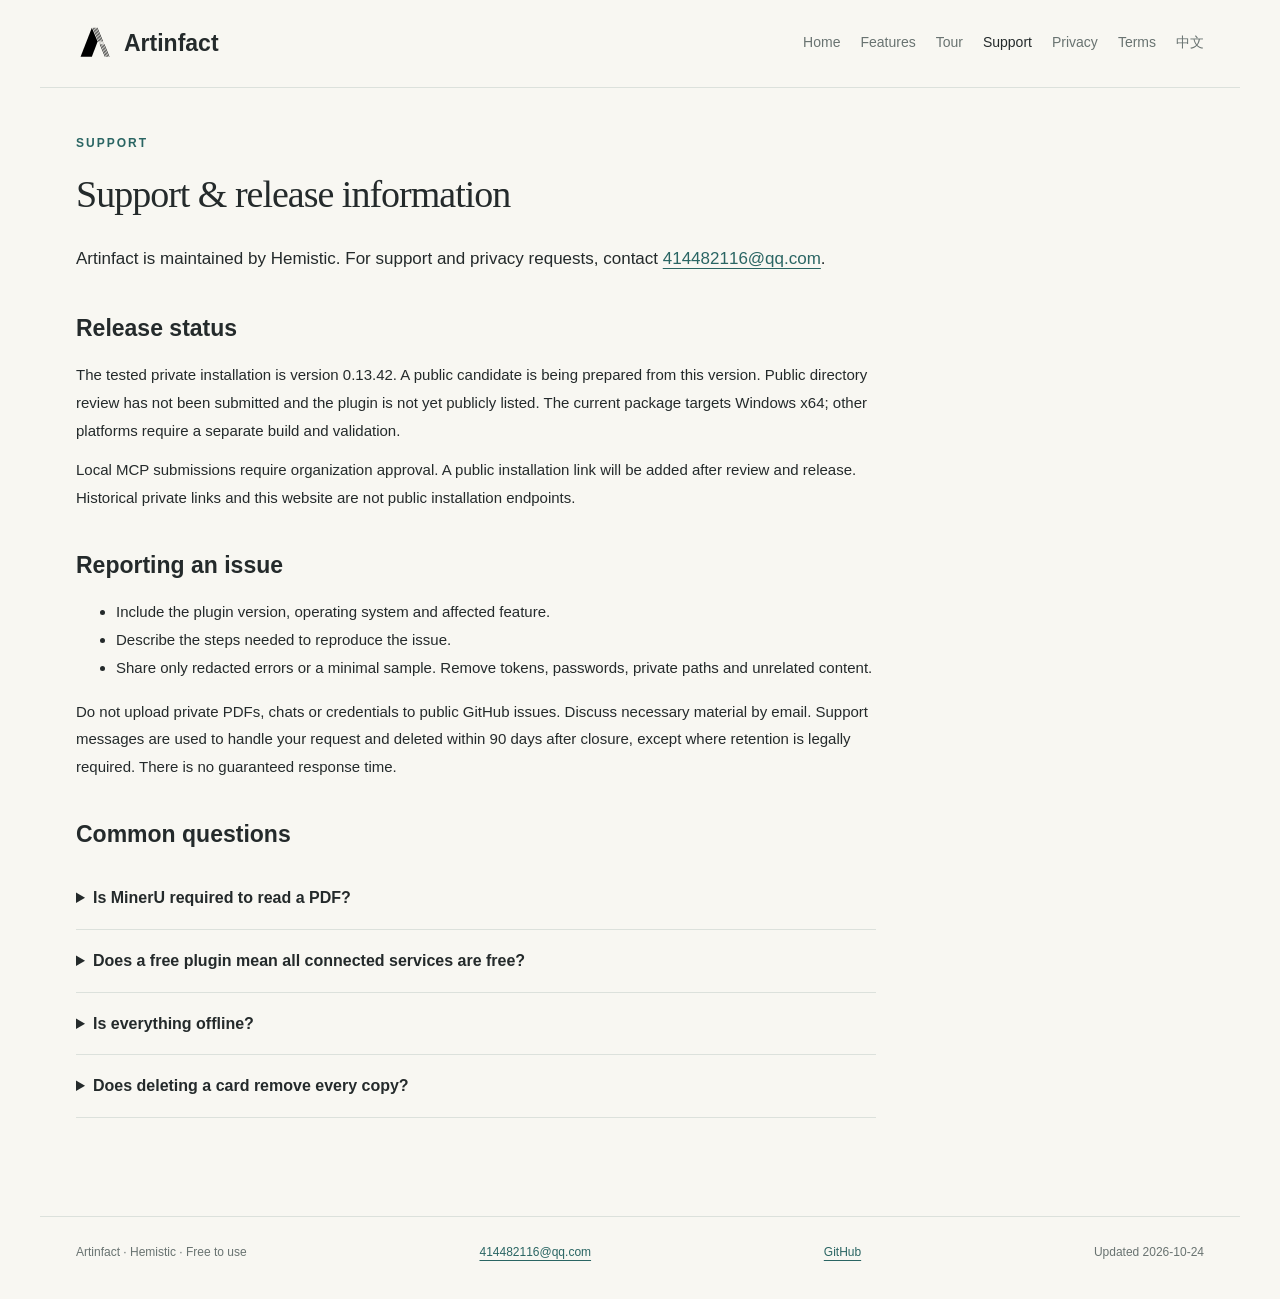
<file: support-en.html>
<!doctype html><html lang="en"><head><meta charset="UTF-8"><meta name="viewport" content="width=device-width, initial-scale=1"><meta name="description" content="Artinfact by Hemistic: local PDF reading, connected Markdown notes and research whiteboards."><title>Support & release information — Artinfact</title><link rel="icon" href="logo.svg" type="image/svg+xml"><link rel="stylesheet" href="style.css"><link rel="alternate" hreflang="zh-CN" href="support.html"></head><body><a class="skip" href="#main">Skip to content</a><header><a class="brand" href="index.html"><img src="logo.svg" alt="" width="36" height="36">Artinfact</a><nav aria-label="Main navigation"><a href="index.html">Home</a><a href="features.html">Features</a><a href="tour.html">Tour</a><a href="support-en.html" aria-current="page">Support</a><a href="privacy-en.html">Privacy</a><a href="terms-en.html">Terms</a><a href="support.html" lang="zh-CN">中文</a></nav></header><main id="main"><article><div class="eyebrow">SUPPORT</div><h1>Support & release information</h1><p class="intro">Artinfact is maintained by Hemistic. For support and privacy requests, contact <a href="mailto:414482116@qq.com">414482116@qq.com</a>.</p><h2 id="release-status">Release status</h2><p>The tested private installation is version 0.13.42. A public candidate is being prepared from this version. Public directory review has not been submitted and the plugin is not yet publicly listed. The current package targets Windows x64; other platforms require a separate build and validation.</p><p>Local MCP submissions require organization approval. A public installation link will be added after review and release. Historical private links and this website are not public installation endpoints.</p><h2>Reporting an issue</h2><ul><li>Include the plugin version, operating system and affected feature.</li><li>Describe the steps needed to reproduce the issue.</li><li>Share only redacted errors or a minimal sample. Remove tokens, passwords, private paths and unrelated content.</li></ul><p>Do not upload private PDFs, chats or credentials to public GitHub issues. Discuss necessary material by email. Support messages are used to handle your request and deleted within 90 days after closure, except where retention is legally required. There is no guaranteed response time.</p><h2>Common questions</h2><details><summary>Is MinerU required to read a PDF?</summary><p>No. Original PDF reading is independent of structural parsing. MinerU produces Markdown, structured JSON and source assets.</p></details><details><summary>Does a free plugin mean all connected services are free?</summary><p>No. Artinfact has no plugin subscription or in-plugin purchases. Host AI, Pages and other services have their own conditions.</p></details><details><summary>Is everything offline?</summary><p>Local reading and parsing run on your computer. AI, Pages, enabled translation and downloads can involve external processing. See the <a href="privacy-en.html">privacy policy</a>.</p></details><details><summary>Does deleting a card remove every copy?</summary><p>No. Shared cards, archives, attachments, exports, Pages and host conversations must be managed separately.</p></details></article></main><footer><span>Artinfact · Hemistic · Free to use</span><a href="mailto:414482116@qq.com">414482116@qq.com</a><a href="https://github.com/Hemistic/artinfact-site">GitHub</a><span>Updated 2026-10-24</span></footer></body></html>
</file>
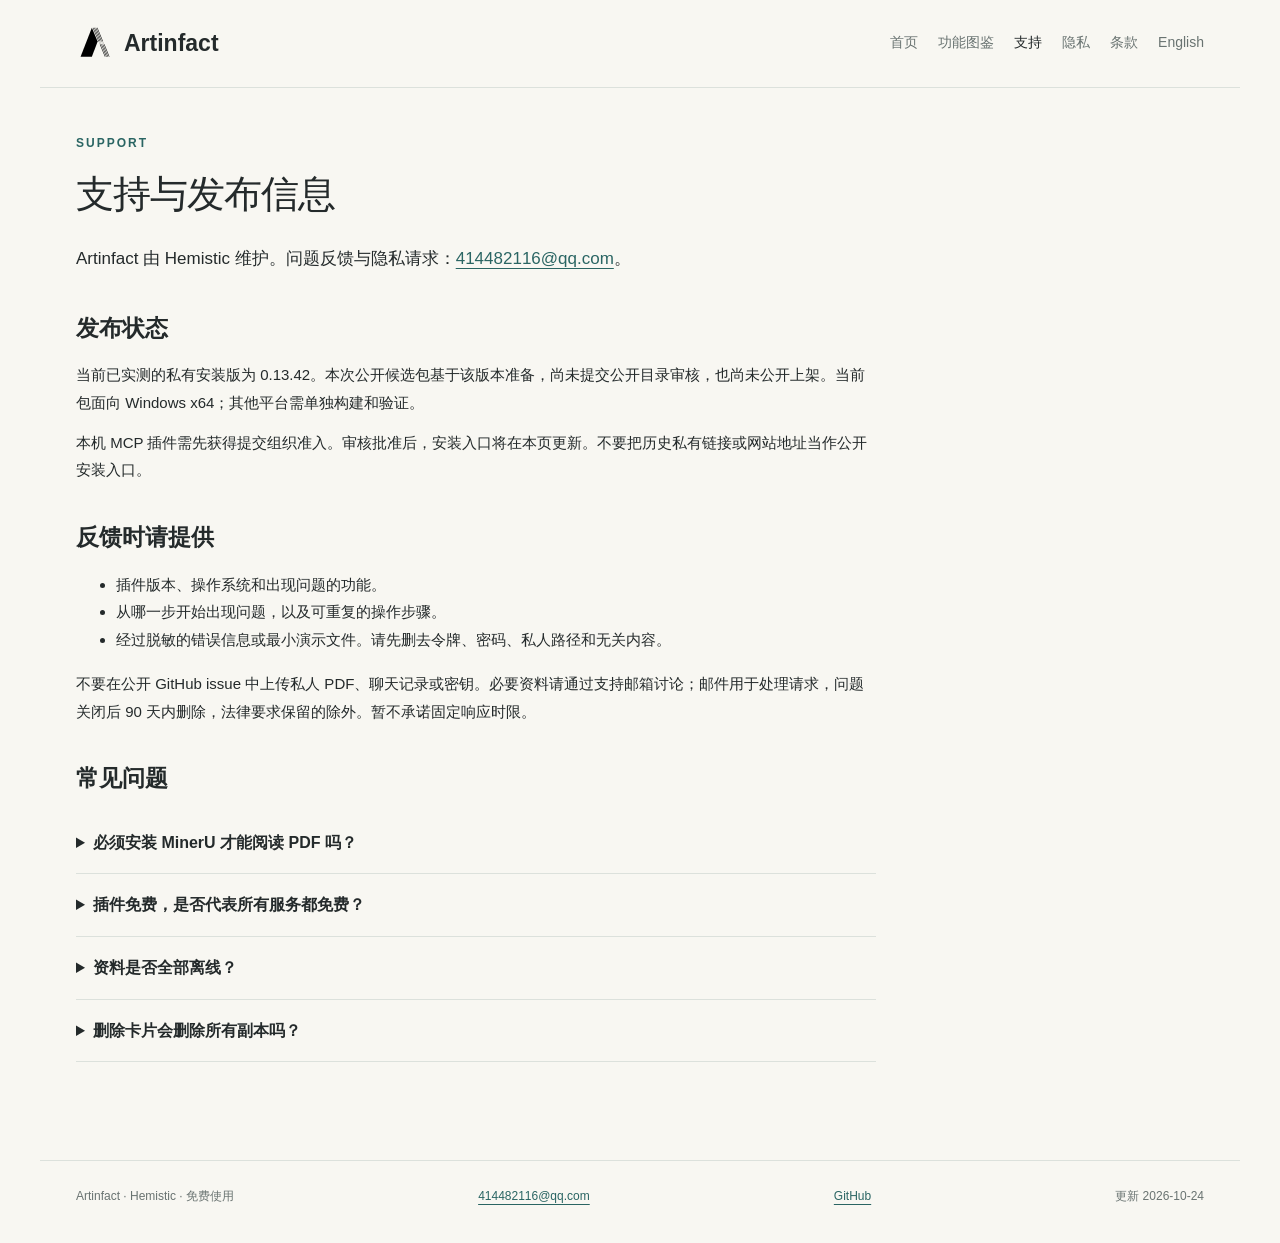
<file: support.html>
<!doctype html><html lang="zh-CN"><head><meta charset="UTF-8"><meta name="viewport" content="width=device-width, initial-scale=1"><meta name="description" content="Hemistic 的 Artinfact：本机 PDF 阅读、关联 Markdown 笔记与研究白板。"><title>支持与发布信息 — Artinfact</title><link rel="icon" href="logo.svg" type="image/svg+xml"><link rel="stylesheet" href="style.css"><link rel="alternate" hreflang="en" href="support-en.html"></head><body><a class="skip" href="#main">跳到正文</a><header><a class="brand" href="index-zh.html"><img src="logo.svg" alt="" width="36" height="36">Artinfact</a><nav aria-label="主导航"><a href="index-zh.html">首页</a><a href="features-zh.html">功能图鉴</a><a href="support.html" aria-current="page">支持</a><a href="privacy.html">隐私</a><a href="terms.html">条款</a><a href="support-en.html" lang="en">English</a></nav></header><main id="main"><article><div class="eyebrow">SUPPORT</div><h1>支持与发布信息</h1><p class="intro">Artinfact 由 Hemistic 维护。问题反馈与隐私请求：<a href="mailto:414482116@qq.com">414482116@qq.com</a>。</p><h2 id="release-status">发布状态</h2><p>当前已实测的私有安装版为 0.13.42。本次公开候选包基于该版本准备，尚未提交公开目录审核，也尚未公开上架。当前包面向 Windows x64；其他平台需单独构建和验证。</p><p>本机 MCP 插件需先获得提交组织准入。审核批准后，安装入口将在本页更新。不要把历史私有链接或网站地址当作公开安装入口。</p><h2>反馈时请提供</h2><ul><li>插件版本、操作系统和出现问题的功能。</li><li>从哪一步开始出现问题，以及可重复的操作步骤。</li><li>经过脱敏的错误信息或最小演示文件。请先删去令牌、密码、私人路径和无关内容。</li></ul><p>不要在公开 GitHub issue 中上传私人 PDF、聊天记录或密钥。必要资料请通过支持邮箱讨论；邮件用于处理请求，问题关闭后 90 天内删除，法律要求保留的除外。暂不承诺固定响应时限。</p><h2>常见问题</h2><details><summary>必须安装 MinerU 才能阅读 PDF 吗？</summary><p>不需要。原始 PDF 阅读独立于结构解析。MinerU 用于生成 Markdown、结构 JSON 及图表等资料。</p></details><details><summary>插件免费，是否代表所有服务都免费？</summary><p>插件不收取订阅费或内购费用。宿主 AI、Pages 及第三方服务适用各自的使用条件。</p></details><details><summary>资料是否全部离线？</summary><p>本机阅读与解析在本机进行，但 AI、Pages、启用的选文翻译及下载会涉及网络处理。详见<a href="privacy.html">隐私政策</a>。</p></details><details><summary>删除卡片会删除所有副本吗？</summary><p>不会。共享卡片、归档、附件、导出、Pages 和宿主聊天有不同的保存位置，需分别管理。</p></details></article></main><footer><span>Artinfact · Hemistic · 免费使用</span><a href="mailto:414482116@qq.com">414482116@qq.com</a><a href="https://github.com/Hemistic/artinfact-site">GitHub</a><span>更新 2026-10-24</span></footer></body></html>
</file>
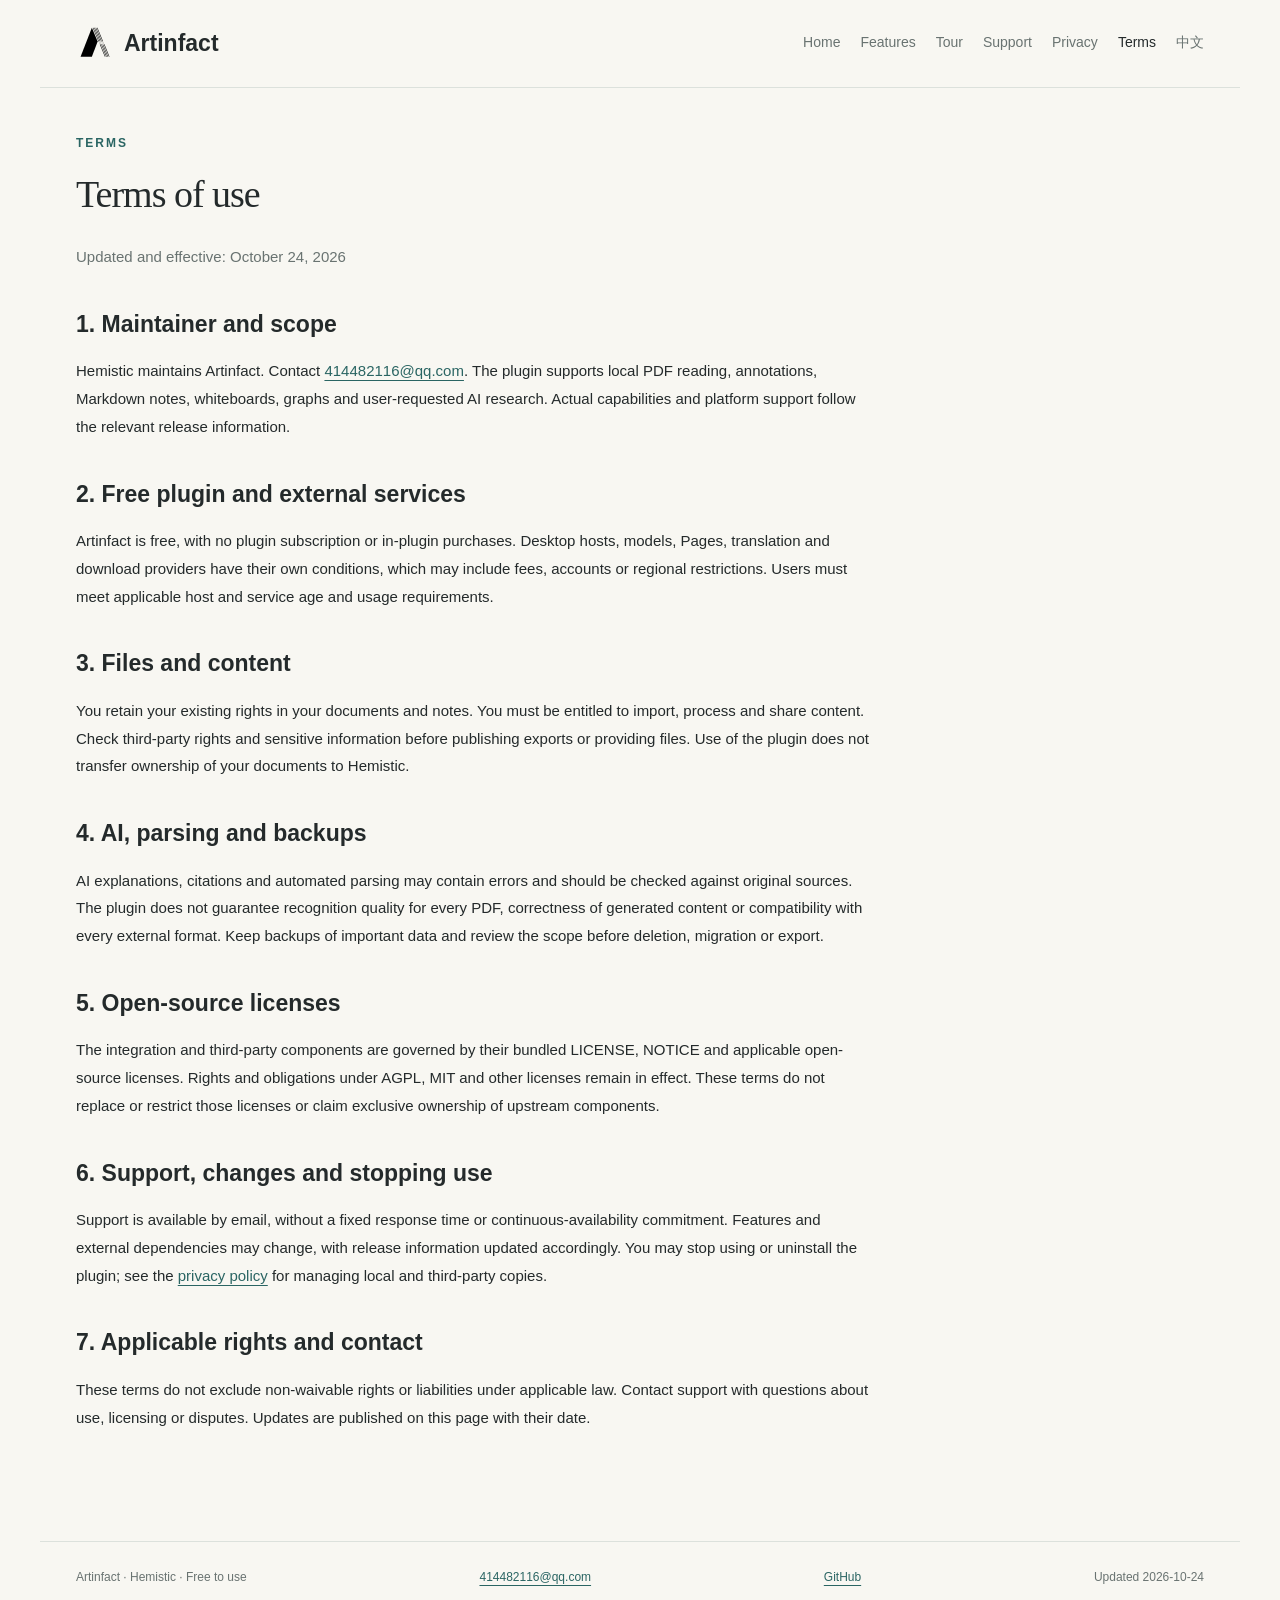
<file: terms-en.html>
<!doctype html><html lang="en"><head><meta charset="UTF-8"><meta name="viewport" content="width=device-width, initial-scale=1"><meta name="description" content="Artinfact by Hemistic: local PDF reading, connected Markdown notes and research whiteboards."><title>Terms of use — Artinfact</title><link rel="icon" href="logo.svg" type="image/svg+xml"><link rel="stylesheet" href="style.css"><link rel="alternate" hreflang="zh-CN" href="terms.html"></head><body><a class="skip" href="#main">Skip to content</a><header><a class="brand" href="index.html"><img src="logo.svg" alt="" width="36" height="36">Artinfact</a><nav aria-label="Main navigation"><a href="index.html">Home</a><a href="features.html">Features</a><a href="tour.html">Tour</a><a href="support-en.html">Support</a><a href="privacy-en.html">Privacy</a><a href="terms-en.html" aria-current="page">Terms</a><a href="terms.html" lang="zh-CN">中文</a></nav></header><main id="main"><article><div class="eyebrow">TERMS</div><h1>Terms of use</h1><p class="muted">Updated and effective: October 24, 2026</p><h2>1. Maintainer and scope</h2><p>Hemistic maintains Artinfact. Contact <a href="mailto:414482116@qq.com">414482116@qq.com</a>. The plugin supports local PDF reading, annotations, Markdown notes, whiteboards, graphs and user-requested AI research. Actual capabilities and platform support follow the relevant release information.</p><h2>2. Free plugin and external services</h2><p>Artinfact is free, with no plugin subscription or in-plugin purchases. Desktop hosts, models, Pages, translation and download providers have their own conditions, which may include fees, accounts or regional restrictions. Users must meet applicable host and service age and usage requirements.</p><h2>3. Files and content</h2><p>You retain your existing rights in your documents and notes. You must be entitled to import, process and share content. Check third-party rights and sensitive information before publishing exports or providing files. Use of the plugin does not transfer ownership of your documents to Hemistic.</p><h2>4. AI, parsing and backups</h2><p>AI explanations, citations and automated parsing may contain errors and should be checked against original sources. The plugin does not guarantee recognition quality for every PDF, correctness of generated content or compatibility with every external format. Keep backups of important data and review the scope before deletion, migration or export.</p><h2>5. Open-source licenses</h2><p>The integration and third-party components are governed by their bundled LICENSE, NOTICE and applicable open-source licenses. Rights and obligations under AGPL, MIT and other licenses remain in effect. These terms do not replace or restrict those licenses or claim exclusive ownership of upstream components.</p><h2>6. Support, changes and stopping use</h2><p>Support is available by email, without a fixed response time or continuous-availability commitment. Features and external dependencies may change, with release information updated accordingly. You may stop using or uninstall the plugin; see the <a href="privacy-en.html">privacy policy</a> for managing local and third-party copies.</p><h2>7. Applicable rights and contact</h2><p>These terms do not exclude non-waivable rights or liabilities under applicable law. Contact support with questions about use, licensing or disputes. Updates are published on this page with their date.</p></article></main><footer><span>Artinfact · Hemistic · Free to use</span><a href="mailto:414482116@qq.com">414482116@qq.com</a><a href="https://github.com/Hemistic/artinfact-site">GitHub</a><span>Updated 2026-10-24</span></footer></body></html>
</file>
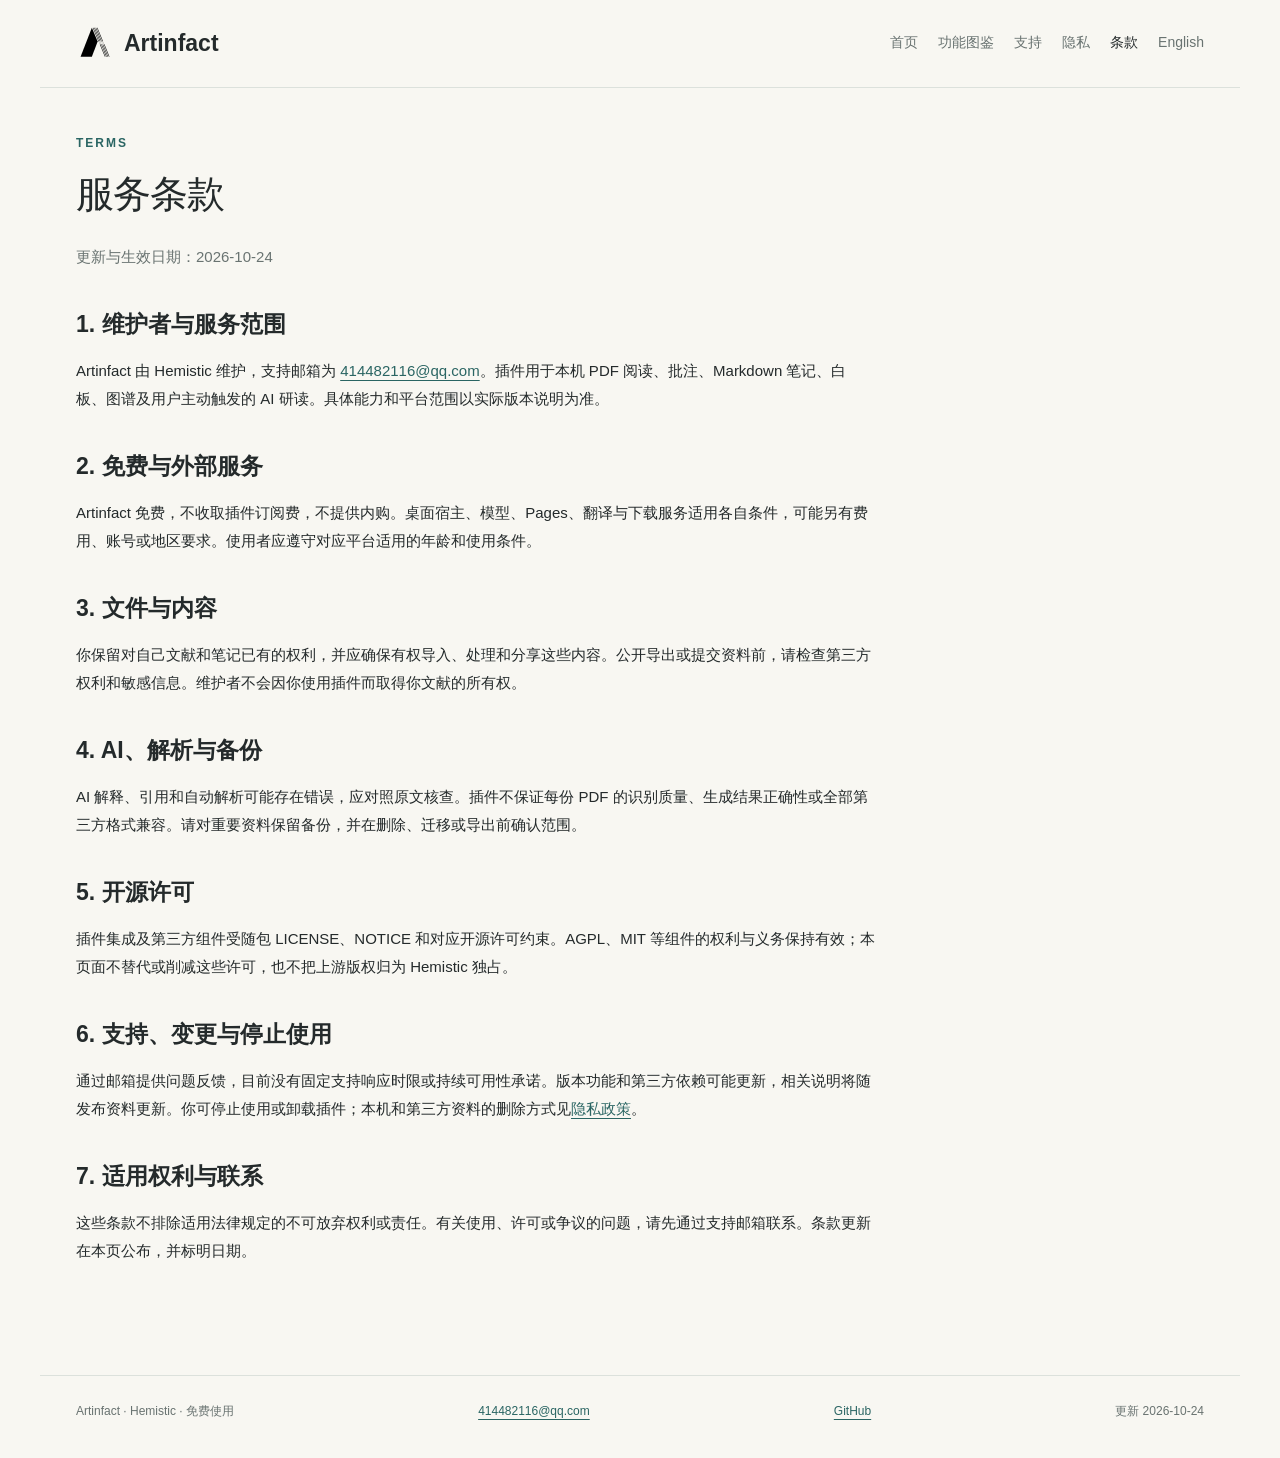
<file: terms.html>
<!doctype html><html lang="zh-CN"><head><meta charset="UTF-8"><meta name="viewport" content="width=device-width, initial-scale=1"><meta name="description" content="Hemistic 的 Artinfact：本机 PDF 阅读、关联 Markdown 笔记与研究白板。"><title>服务条款 — Artinfact</title><link rel="icon" href="logo.svg" type="image/svg+xml"><link rel="stylesheet" href="style.css"><link rel="alternate" hreflang="en" href="terms-en.html"></head><body><a class="skip" href="#main">跳到正文</a><header><a class="brand" href="index-zh.html"><img src="logo.svg" alt="" width="36" height="36">Artinfact</a><nav aria-label="主导航"><a href="index-zh.html">首页</a><a href="features-zh.html">功能图鉴</a><a href="support.html">支持</a><a href="privacy.html">隐私</a><a href="terms.html" aria-current="page">条款</a><a href="terms-en.html" lang="en">English</a></nav></header><main id="main"><article><div class="eyebrow">TERMS</div><h1>服务条款</h1><p class="muted">更新与生效日期：2026-10-24</p><h2>1. 维护者与服务范围</h2><p>Artinfact 由 Hemistic 维护，支持邮箱为 <a href="mailto:414482116@qq.com">414482116@qq.com</a>。插件用于本机 PDF 阅读、批注、Markdown 笔记、白板、图谱及用户主动触发的 AI 研读。具体能力和平台范围以实际版本说明为准。</p><h2>2. 免费与外部服务</h2><p>Artinfact 免费，不收取插件订阅费，不提供内购。桌面宿主、模型、Pages、翻译与下载服务适用各自条件，可能另有费用、账号或地区要求。使用者应遵守对应平台适用的年龄和使用条件。</p><h2>3. 文件与内容</h2><p>你保留对自己文献和笔记已有的权利，并应确保有权导入、处理和分享这些内容。公开导出或提交资料前，请检查第三方权利和敏感信息。维护者不会因你使用插件而取得你文献的所有权。</p><h2>4. AI、解析与备份</h2><p>AI 解释、引用和自动解析可能存在错误，应对照原文核查。插件不保证每份 PDF 的识别质量、生成结果正确性或全部第三方格式兼容。请对重要资料保留备份，并在删除、迁移或导出前确认范围。</p><h2>5. 开源许可</h2><p>插件集成及第三方组件受随包 LICENSE、NOTICE 和对应开源许可约束。AGPL、MIT 等组件的权利与义务保持有效；本页面不替代或削减这些许可，也不把上游版权归为 Hemistic 独占。</p><h2>6. 支持、变更与停止使用</h2><p>通过邮箱提供问题反馈，目前没有固定支持响应时限或持续可用性承诺。版本功能和第三方依赖可能更新，相关说明将随发布资料更新。你可停止使用或卸载插件；本机和第三方资料的删除方式见<a href="privacy.html">隐私政策</a>。</p><h2>7. 适用权利与联系</h2><p>这些条款不排除适用法律规定的不可放弃权利或责任。有关使用、许可或争议的问题，请先通过支持邮箱联系。条款更新在本页公布，并标明日期。</p></article></main><footer><span>Artinfact · Hemistic · 免费使用</span><a href="mailto:414482116@qq.com">414482116@qq.com</a><a href="https://github.com/Hemistic/artinfact-site">GitHub</a><span>更新 2026-10-24</span></footer></body></html>
</file>
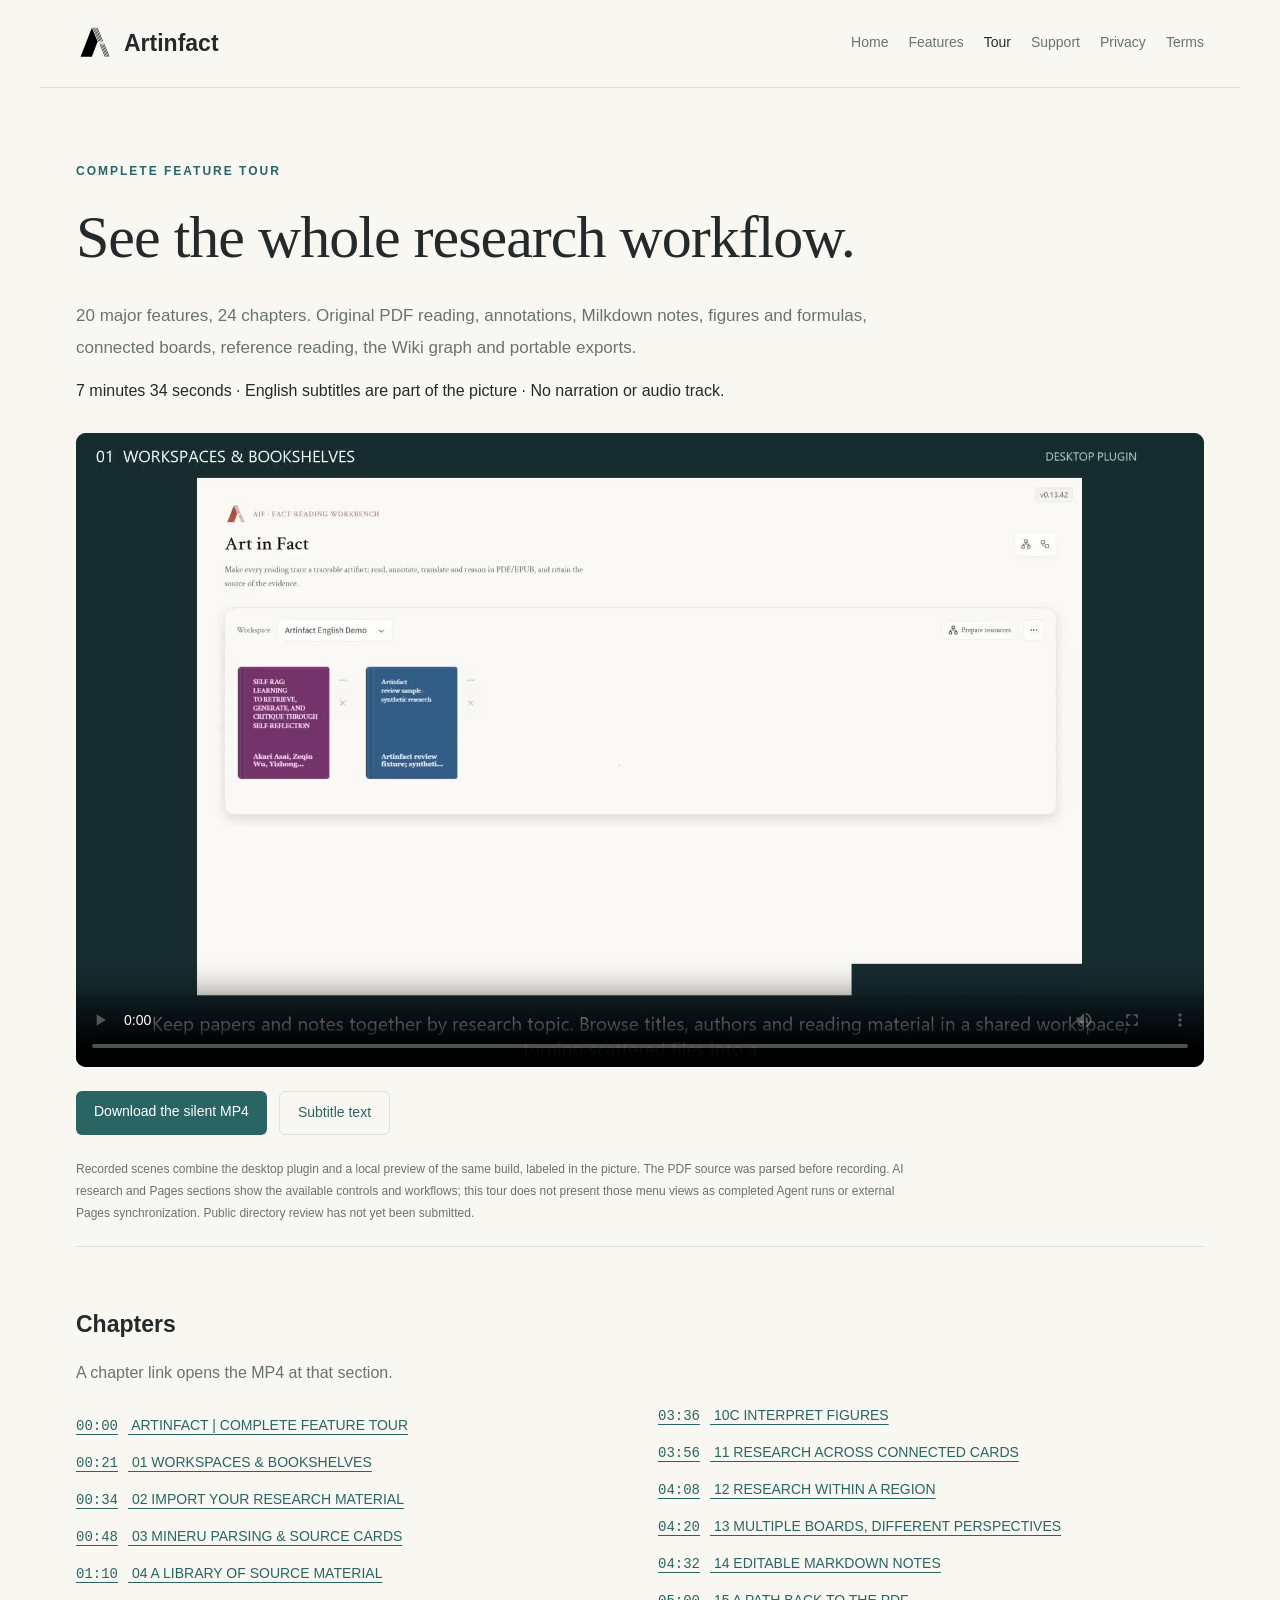
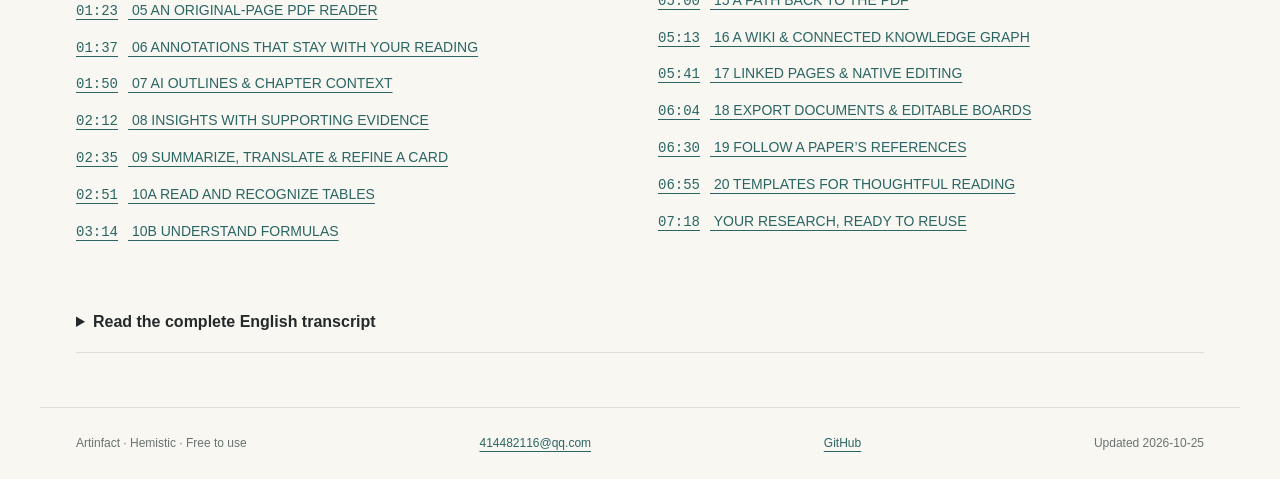
<file: tour.html>
<!doctype html><html lang="en"><head><meta charset="UTF-8"><meta name="viewport" content="width=device-width,initial-scale=1"><title>Complete feature tour — Artinfact</title><meta name="description" content="A silent English-subtitled tour of Artinfact: PDF reading, annotations, Markdown, connected research boards and the knowledge graph."><link rel="icon" href="logo.svg" type="image/svg+xml"><link rel="stylesheet" href="style.css"><style>.tour-video{display:block;width:100%;aspect-ratio:16/9;background:#152b30;border-radius:10px}.tour-chapters{columns:2;column-gap:36px;list-style:none;padding:0}.tour-chapters li{break-inside:avoid;margin:10px 0;font-size:14px}.tour-chapters time{font-family:monospace;margin-right:10px}details.transcript section{max-width:900px;margin:24px 0}@media(max-width:720px){.tour-chapters{columns:1}}</style></head><body><a class="skip" href="#main">Skip to content</a><header><a class="brand" href="index.html"><img src="logo.svg" alt="" width="36" height="36">Artinfact</a><nav aria-label="Main navigation"><a href="index.html">Home</a><a href="features.html">Features</a><a href="tour.html" aria-current="page">Tour</a><a href="support-en.html">Support</a><a href="privacy-en.html">Privacy</a><a href="terms-en.html">Terms</a></nav></header><main id="main"><section class="page-intro"><div class="eyebrow">COMPLETE FEATURE TOUR</div><h1>See the whole research workflow.</h1><p class="lead">20 major features, 24 chapters. Original PDF reading, annotations, Milkdown notes, figures and formulas, connected boards, reference reading, the Wiki graph and portable exports.</p><p>7 minutes 34 seconds · English subtitles are part of the picture · No narration or audio track.</p></section><video class="tour-video" controls playsinline preload="metadata" poster="media/artinfact-tour-poster.jpg" aria-label="Artinfact complete English-subtitled feature tour"><source src="media/artinfact-tour-en.mp4" type="video/mp4">Your browser does not support video playback. <a href="media/artinfact-tour-en.mp4">Download the MP4</a>.</video><div class="actions"><a class="button" href="media/artinfact-tour-en.mp4" download>Download the silent MP4</a><a class="button secondary" href="media/artinfact-tour-en.srt" download>Subtitle text</a></div><p class="capture-note">Recorded scenes combine the desktop plugin and a local preview of the same build, labeled in the picture. The PDF source was parsed before recording. AI research and Pages sections show the available controls and workflows; this tour does not present those menu views as completed Agent runs or external Pages synchronization. Public directory review has not yet been submitted.</p><section class="section"><h2>Chapters</h2><p class="muted">A chapter link opens the MP4 at that section.</p><ol class="tour-chapters"><li><a href="media/artinfact-tour-en.mp4#t=0.000"><time>00:00</time> ARTINFACT | COMPLETE FEATURE TOUR</a></li><li><a href="media/artinfact-tour-en.mp4#t=21.910"><time>00:21</time> 01  WORKSPACES &amp; BOOKSHELVES</a></li><li><a href="media/artinfact-tour-en.mp4#t=34.888"><time>00:34</time> 02  IMPORT YOUR RESEARCH MATERIAL</a></li><li><a href="media/artinfact-tour-en.mp4#t=48.470"><time>00:48</time> 03  MINERU PARSING &amp; SOURCE CARDS</a></li><li><a href="media/artinfact-tour-en.mp4#t=70.725"><time>01:10</time> 04  A LIBRARY OF SOURCE MATERIAL</a></li><li><a href="media/artinfact-tour-en.mp4#t=83.242"><time>01:23</time> 05  AN ORIGINAL-PAGE PDF READER</a></li><li><a href="media/artinfact-tour-en.mp4#t=97.324"><time>01:37</time> 06  ANNOTATIONS THAT STAY WITH YOUR READING</a></li><li><a href="media/artinfact-tour-en.mp4#t=110.976"><time>01:50</time> 07  AI OUTLINES &amp; CHAPTER CONTEXT</a></li><li><a href="media/artinfact-tour-en.mp4#t=132.357"><time>02:12</time> 08  INSIGHTS WITH SUPPORTING EVIDENCE</a></li><li><a href="media/artinfact-tour-en.mp4#t=155.617"><time>02:35</time> 09  SUMMARIZE, TRANSLATE &amp; REFINE A CARD</a></li><li><a href="media/artinfact-tour-en.mp4#t=171.278"><time>02:51</time> 10A  READ AND RECOGNIZE TABLES</a></li><li><a href="media/artinfact-tour-en.mp4#t=194.688"><time>03:14</time> 10B  UNDERSTAND FORMULAS</a></li><li><a href="media/artinfact-tour-en.mp4#t=216.454"><time>03:36</time> 10C  INTERPRET FIGURES</a></li><li><a href="media/artinfact-tour-en.mp4#t=236.144"><time>03:56</time> 11  RESEARCH ACROSS CONNECTED CARDS</a></li><li><a href="media/artinfact-tour-en.mp4#t=248.001"><time>04:08</time> 12  RESEARCH WITHIN A REGION</a></li><li><a href="media/artinfact-tour-en.mp4#t=260.553"><time>04:20</time> 13  MULTIPLE BOARDS, DIFFERENT PERSPECTIVES</a></li><li><a href="media/artinfact-tour-en.mp4#t=272.861"><time>04:32</time> 14  EDITABLE MARKDOWN NOTES</a></li><li><a href="media/artinfact-tour-en.mp4#t=300.356"><time>05:00</time> 15  A PATH BACK TO THE PDF</a></li><li><a href="media/artinfact-tour-en.mp4#t=313.628"><time>05:13</time> 16  A WIKI &amp; CONNECTED KNOWLEDGE GRAPH</a></li><li><a href="media/artinfact-tour-en.mp4#t=341.558"><time>05:41</time> 17  LINKED PAGES &amp; NATIVE EDITING</a></li><li><a href="media/artinfact-tour-en.mp4#t=364.783"><time>06:04</time> 18  EXPORT DOCUMENTS &amp; EDITABLE BOARDS</a></li><li><a href="media/artinfact-tour-en.mp4#t=390.182"><time>06:30</time> 19  FOLLOW A PAPER’S REFERENCES</a></li><li><a href="media/artinfact-tour-en.mp4#t=415.357"><time>06:55</time> 20  TEMPLATES FOR THOUGHTFUL READING</a></li><li><a href="media/artinfact-tour-en.mp4#t=438.992"><time>07:18</time> YOUR RESEARCH, READY TO REUSE</a></li></ol></section><details class="transcript"><summary>Read the complete English transcript</summary><section><h3>00:00 — ARTINFACT | COMPLETE FEATURE TOUR</h3><p>Artinfact brings original PDFs, annotations, Markdown notes, whiteboards and a knowledge graph into one research workspace. This tour introduces every major feature. Recorded scenes include the desktop plugin and a local preview of the same build. AI sections explain the available workflows and controls.</p></section><section><h3>00:21 — 01  WORKSPACES &amp; BOOKSHELVES</h3><p>Keep papers and notes together by research topic. Browse titles, authors and reading material in a shared workspace, turning scattered files into a research library you can keep building.</p></section><section><h3>00:34 — 02  IMPORT YOUR RESEARCH MATERIAL</h3><p>Bring local PDFs, Markdown notes, images and editable whiteboard packages into one workspace. Keep original papers, figures and your own records close at hand for reading and reuse.</p></section><section><h3>00:48 — 03  MINERU PARSING &amp; SOURCE CARDS</h3><p>Miner U prepares Markdown, structured data, figures, tables, equations and source coordinates from a PDF. This is automatic source preparation. The source used in this tour was parsed beforehand. The reader can open original PDF pages independently, while parsing and other preparation happen separately.</p></section><section><h3>01:10 — 04  A LIBRARY OF SOURCE MATERIAL</h3><p>Browse and search full texts, sections, figures, equations, annotations and references. Choose the cards to bring onto your board while retaining their connection to the source.</p></section><section><h3>01:23 — 05  AN ORIGINAL-PAGE PDF READER</h3><p>Read original pages with the integrated Zotero PDF reader. Navigate, zoom, search and inspect the document structure, with annotations and outlines alongside it and reading state stored locally.</p></section><section><h3>01:37 — 06  ANNOTATIONS THAT STAY WITH YOUR READING</h3><p>Capture highlights, underlines, notes and selected regions. Keep useful passages and figures together with your own observations, ready to revisit or use as context for a question.</p></section><section><h3>01:50 — 07  AI OUTLINES &amp; CHAPTER CONTEXT</h3><p>AI Notes in the reader outline sidebar requests a section-by-section outline grounded in the paper. Each section can include a short explanation to help you decide where to read next. The same outline entry is available in the source preparation menu. An outline updates navigation rather than creating a whiteboard card.</p></section><section><h3>02:12 — 08  INSIGHTS WITH SUPPORTING EVIDENCE</h3><p>Request AI insights and annotations when you want help interpreting the paper. The agent reads the available source material, develops insights with supporting evidence, and saves the result through MCP. Saved insights appear under the PDF in the plus library, ready for you to choose and add to a board. This scene shows the entry points.</p></section><section><h3>02:35 — 09  SUMMARIZE, TRANSLATE &amp; REFINE A CARD</h3><p>Work on the material you choose: organize a card, summarize it, extract key points, translate it or give a custom research instruction. Review proposed rewrites before accepting them where the editor offers that workflow.</p></section><section><h3>02:51 — 10A  READ AND RECOGNIZE TABLES</h3><p>Table cards retain the original table image and its caption. The research menu can request an explanation of indicators, results and comparison conditions. It also offers recognition as a Markdown table. The intended result keeps the editable explanation or table above the original image, so you can compare the interpretation with its source.</p></section><section><h3>03:14 — 10B  UNDERSTAND FORMULAS</h3><p>Formula cards render the original mathematical expression. Their research menu offers explanations of symbols, step-by-step derivation, original definitions and applicable assumptions. You can also enter your own question. These are user-requested research actions, with the source context available to the agent.</p></section><section><h3>03:36 — 10C  INTERPRET FIGURES</h3><p>Figure cards pair the original image with its caption and notes. Ask for the process, mechanism, figure description or translation. When the host supports it, an explanatory image can also be requested. You choose the instruction and send it when you want the agent to participate.</p></section><section><h3>03:56 — 11  RESEARCH ACROSS CONNECTED CARDS</h3><p>Use connections to express dependencies and background relationships. Give a comparison a clear scope by linking the cards or papers whose methods and evidence you want to examine.</p></section><section><h3>04:08 — 12  RESEARCH WITHIN A REGION</h3><p>Group related material around a common question. Request analysis of that region and keep resulting cards in the research workspace, gradually building a source-backed line of argument.</p></section><section><h3>04:20 — 13  MULTIPLE BOARDS, DIFFERENT PERSPECTIVES</h3><p>Create a board for each question. Arrange cards with dragging, resizing, colored regions and connections, using the same material to develop different research views.</p></section><section><h3>04:32 — 14  EDITABLE MARKDOWN NOTES</h3><p>Milkdown provides headings, lists, tasks, tables, code, mathematics and inline HTML. Notes also support highlighted text, subscripts, superscripts and Mermaid diagrams. Select a card to edit. Table alignment controls appear beside the cell, and code blocks show their language. Long content stays within the card and can be scrolled.</p></section><section><h3>05:00 — 15  A PATH BACK TO THE PDF</h3><p>Keep passages, paper identities and page references beside your analysis. Use the original PDF page to verify the context, and distinguish what the source says from what you infer.</p></section><section><h3>05:13 — 16  A WIKI &amp; CONNECTED KNOWLEDGE GRAPH</h3><p>The knowledge graph is built from real Wiki pages and explicit links. Nodes represent sources, concepts, questions and other knowledge. Drag a node to explore its neighborhood, then open its details to inspect related information or add it to a board. Graph settings control layout spacing, soft or standard drag rebound, label visibility and font size. You can also zoom and change the theme.</p></section><section><h3>05:41 — 17  LINKED PAGES &amp; NATIVE EDITING</h3><p>Link a note to an existing Pages page using its original link or page ID. With the Pages integration connected, you can continue editing in the original page and synchronize its title and summary when requested. Local note text remains available. This scene shows the association interface; it does not create or synchronize an external page.</p></section><section><h3>06:04 — 18  EXPORT DOCUMENTS &amp; EDITABLE BOARDS</h3><p>Export the board as a Markdown document with its image resources, or as an editable whiteboard package with a JSON Canvas file. Regions become document sections, and connections help determine the order of cards. Folding does not shorten the exported text. Here, the exported board contains nine cards, two connections, one region and three image resources.</p></section><section><h3>06:30 — 19  FOLLOW A PAPER’S REFERENCES</h3><p>Reference reading has two levels. Start with an abstract interpretation to understand what a cited paper is about. Choose deeper reading when the full text is available. If needed, enable the option to download its PDF into the current workspace. You decide when to send the request. An abstract summary and a full-paper reading have different evidence scopes.</p></section><section><h3>06:55 — 20  TEMPLATES FOR THOUGHTFUL READING</h3><p>Reading templates provide a starting structure for the research question, method, evidence chain and limitations. Open them from the plus library or the source preparation menu. Choose the structure you need, then develop your own observations and notes. Automatic preparation supplies the material, while research instructions run when you choose to send them.</p></section><section><h3>07:18 — YOUR RESEARCH, READY TO REUSE</h3><p>Artinfact connects reading, evidence and your own notes. Start from the original source, choose where AI can help, and take your work with you. Artinfact is free to use, by Hemistic.</p></section></details></main><footer><span>Artinfact · Hemistic · Free to use</span><a href="mailto:414482116@qq.com">414482116@qq.com</a><a href="https://github.com/Hemistic/artinfact-site">GitHub</a><span>Updated 2026-10-25</span></footer></body></html>
</file>
<file: style.css>
:root{color-scheme:light;--bg:#f8f7f2;--fg:#242a2b;--muted:#697371;--line:#dce1dc;--accent:#2a6563}*{box-sizing:border-box}html{scroll-behavior:smooth}body{margin:0;background:var(--bg);color:var(--fg);font:16px/1.85 -apple-system,BlinkMacSystemFont,'Segoe UI','Microsoft YaHei',sans-serif}a{color:var(--accent);text-underline-offset:4px}a:focus-visible,summary:focus-visible{outline:2px solid var(--accent);outline-offset:5px}.draft{background:#efe9d6;text-align:center;font-size:12px;padding:6px 16px;color:#645833}header,main,footer{max-width:1060px;margin:auto;padding:24px 36px}header{display:flex;align-items:center;justify-content:space-between;gap:20px;border-bottom:1px solid var(--line)}.brand{display:flex;align-items:center;gap:12px;color:var(--fg);text-decoration:none;font-size:23px;font-weight:650}.brand img{width:36px;height:36px}nav{display:flex;gap:24px;font-size:14px;flex-wrap:wrap}nav a{text-decoration:none;color:var(--muted)}nav a[aria-current=page]{color:var(--fg)}.hero{display:grid;grid-template-columns:1.2fr 1fr;gap:56px;align-items:center;padding:60px 0 50px}.eyebrow{color:var(--accent);font-size:12px;letter-spacing:2px;font-weight:600}h1{font-family:Georgia,'Songti SC','SimSun',serif;font-size:clamp(35px,4.7vw,54px);font-weight:500;line-height:1.3;letter-spacing:-1px;margin:16px 0 24px}h2{font-size:23px;line-height:1.5;margin:36px 0 16px}h3{font-size:17px;margin:0 0 8px}p{margin:12px 0}.muted,.lead{color:var(--muted)}.lead{font-size:17px;line-height:1.9}.chips{display:flex;gap:10px;flex-wrap:wrap;margin:24px 0}.chip{border:1px solid var(--line);border-radius:20px;padding:3px 12px;font-size:12px}.button{display:inline-block;background:var(--accent);color:white;text-decoration:none;border-radius:6px;padding:8px 18px;font-size:14px}.note-flow{padding:24px;background:#e8eeea;border-radius:10px;box-shadow:0 14px 40px #3049400b}.note-flow small{font-size:11px;color:#61746a}.note{background:white;padding:22px;border:1px solid #d9e2dc;border-radius:5px;margin:12px 0}.note strong{display:block;margin-bottom:8px;font-size:18px}.note p{font-size:13px;margin:0;color:#5d6663}.connector{text-align:center;color:#71968d;font-size:20px;line-height:1.2}.note-flow blockquote{background:#f5f5ee;margin:14px 0 0;padding:12px;font-size:12px;line-height:1.65}mark{background:#f4ec93;color:inherit}.section{border-top:1px solid var(--line);padding:24px 0}.columns{display:grid;grid-template-columns:repeat(3,1fr);gap:30px}.columns p{font-size:14px;color:var(--muted)}.plain-list{padding-left:22px}.plain-list li{margin:8px 0}article{max-width:760px;padding:20px 0 44px}article h1{font-size:38px}article p,article li{font-size:15px}article .intro{font-size:17px}table{width:100%;border-collapse:collapse;margin:20px 0;font-size:14px}td,th{text-align:left;vertical-align:top;padding:12px 10px;border-bottom:1px solid var(--line)}th{font-weight:600}.callout{background:#eaf0eb;border-left:3px solid #7c9f92;padding:14px 18px;margin:22px 0;font-size:14px}.pending{background:#f2ebd8;padding:14px 18px;color:#6a5838;font-size:14px;border-radius:5px}footer{border-top:1px solid var(--line);font-size:12px;color:var(--muted);display:flex;justify-content:space-between;gap:16px;flex-wrap:wrap;margin-top:30px;padding-bottom:36px}code{font-family:Consolas,monospace;font-size:.9em;background:#eceee9;padding:2px 5px;border-radius:3px}details{border-bottom:1px solid var(--line);padding:16px 0}summary{cursor:pointer;font-weight:600}details p{color:var(--muted);font-size:14px}@media(max-width:720px){header,main,footer{padding-left:20px;padding-right:20px}header{align-items:flex-start;flex-direction:column}nav{gap:18px}.hero{grid-template-columns:1fr;gap:24px;padding:36px 0}.columns{grid-template-columns:1fr;gap:12px}article h1{font-size:32px}table{font-size:12px}td,th{padding:8px 5px}}
.skip{position:absolute;left:16px;top:-60px}.skip:focus{top:10px;background:white;padding:8px;z-index:10}.actions{display:flex;gap:12px;flex-wrap:wrap;margin:24px 0}.button.secondary{background:transparent;color:var(--accent);border:1px solid var(--line)}.version{font:12px/1.6 system-ui;letter-spacing:.02em}.notice{border:1px solid var(--line);padding:16px 20px;border-radius:8px;margin:24px 0}.flow-label{font-size:11px;color:var(--muted);margin-bottom:12px}a{overflow-wrap:anywhere}article{max-width:800px}nav{align-items:center}.brand img{flex:none}code{overflow-wrap:anywhere}@media(max-width:680px){header,main,footer{padding-left:22px;padding-right:22px}header{align-items:flex-start;flex-direction:column;gap:12px}nav{gap:16px}.hero{padding-top:32px}.columns{grid-template-columns:1fr;gap:14px}table{font-size:12px}td,th{padding:8px 6px}}
/* FEATURE ATLAS */
header,main,footer{max-width:1200px}header{padding-top:22px;padding-bottom:22px}nav{gap:20px}.home-intro{max-width:770px;padding:60px 0 30px}.home-intro h1{font-size:clamp(42px,6vw,72px);line-height:1.12}.home-intro .lead{max-width:650px}.product-hero{margin:12px 0 55px;background:#fff;border:1px solid var(--line);border-radius:12px;overflow:hidden;box-shadow:0 14px 44px #3049400b}.screenshot-link{display:block;background:#f5f6f3;overflow:hidden}.screenshot-link img{display:block;width:100%;height:auto;aspect-ratio:16/9;object-fit:contain}.screenshot-link:hover{outline:2px solid #94b8a8;outline-offset:-2px}figcaption{font-size:13px;padding:14px 20px;display:flex;justify-content:space-between;gap:12px;color:var(--muted)}.workflow-steps{display:grid;grid-template-columns:repeat(5,1fr);list-style:none;padding:0;gap:16px;margin:28px 0}.workflow-steps li{padding:18px;background:#edf1ec;border-radius:6px;line-height:1.5;font-size:15px}.workflow-steps span{display:block;color:var(--accent);font:12px/1.5 monospace;margin-bottom:10px}.principle-grid{display:grid;grid-template-columns:1fr 1fr;gap:40px;margin:28px 0}.principle-grid p{font-size:15px;color:var(--muted)}.section-heading{display:flex;gap:16px;align-items:center;justify-content:space-between;margin:15px 0 20px}.section-heading h2{margin:0;flex:1}.section-number{font:13px/1.5 monospace;color:var(--accent)}.feature-grid{display:grid;grid-template-columns:1fr 1fr;gap:26px}.feature-card{max-width:none;padding:0;margin:0;border:1px solid var(--line);border-radius:9px;background:#fff;overflow:hidden}.feature-copy{padding:23px 25px 27px}.feature-copy h3{font-size:20px;line-height:1.4;font-weight:600}.feature-copy p{font-size:15px;line-height:1.85;color:#616c69;margin:10px 0 0}.feature-number{font:11px/1.5 monospace;color:var(--accent);display:block;margin-bottom:9px}.text-link{display:inline-block;margin-top:16px;font-size:14px}.section-heading .text-link{margin:0}.capture-note{font-size:12px;color:var(--muted);line-height:1.8;margin:22px 0;max-width:850px}.page-intro{padding:48px 0 15px;max-width:860px}.page-intro h1{font-size:clamp(36px,5vw,60px)}.feature-jumps{padding:18px 0 26px;border-bottom:1px solid var(--line);gap:12px}.feature-jumps a{padding:5px 13px;border:1px solid var(--line);border-radius:25px;color:var(--accent);font-size:13px}.feature-section{padding:30px 0;scroll-margin-top:20px}.release-panel{background:#e9eee8;border-radius:10px;padding:32px;display:flex;align-items:center;gap:40px;margin:35px 0}.release-panel h2{margin:12px 0}.release-panel p{font-size:14px;color:var(--muted)}.release-panel .button{flex:none}.release-panel>div{flex:1}@media(max-width:800px){.workflow-steps{grid-template-columns:repeat(2,1fr)}.release-panel{align-items:flex-start;flex-direction:column;gap:16px}.feature-grid{gap:18px}.feature-copy{padding:18px}.feature-copy h3{font-size:18px}}@media(max-width:620px){.feature-grid,.principle-grid{grid-template-columns:1fr}.home-intro{padding:32px 0 20px}header,main,footer{padding-left:18px;padding-right:18px}nav{gap:13px;font-size:13px}.section-heading{align-items:flex-start}.section-heading h2{font-size:21px}figcaption{display:block}.product-hero{margin-bottom:30px}.feature-jumps{gap:8px}.feature-jumps a{font-size:12px}.release-panel{padding:23px}.page-intro{padding-top:30px}.workflow-steps{gap:10px}.workflow-steps li{padding:13px;font-size:13px}}
</file>
